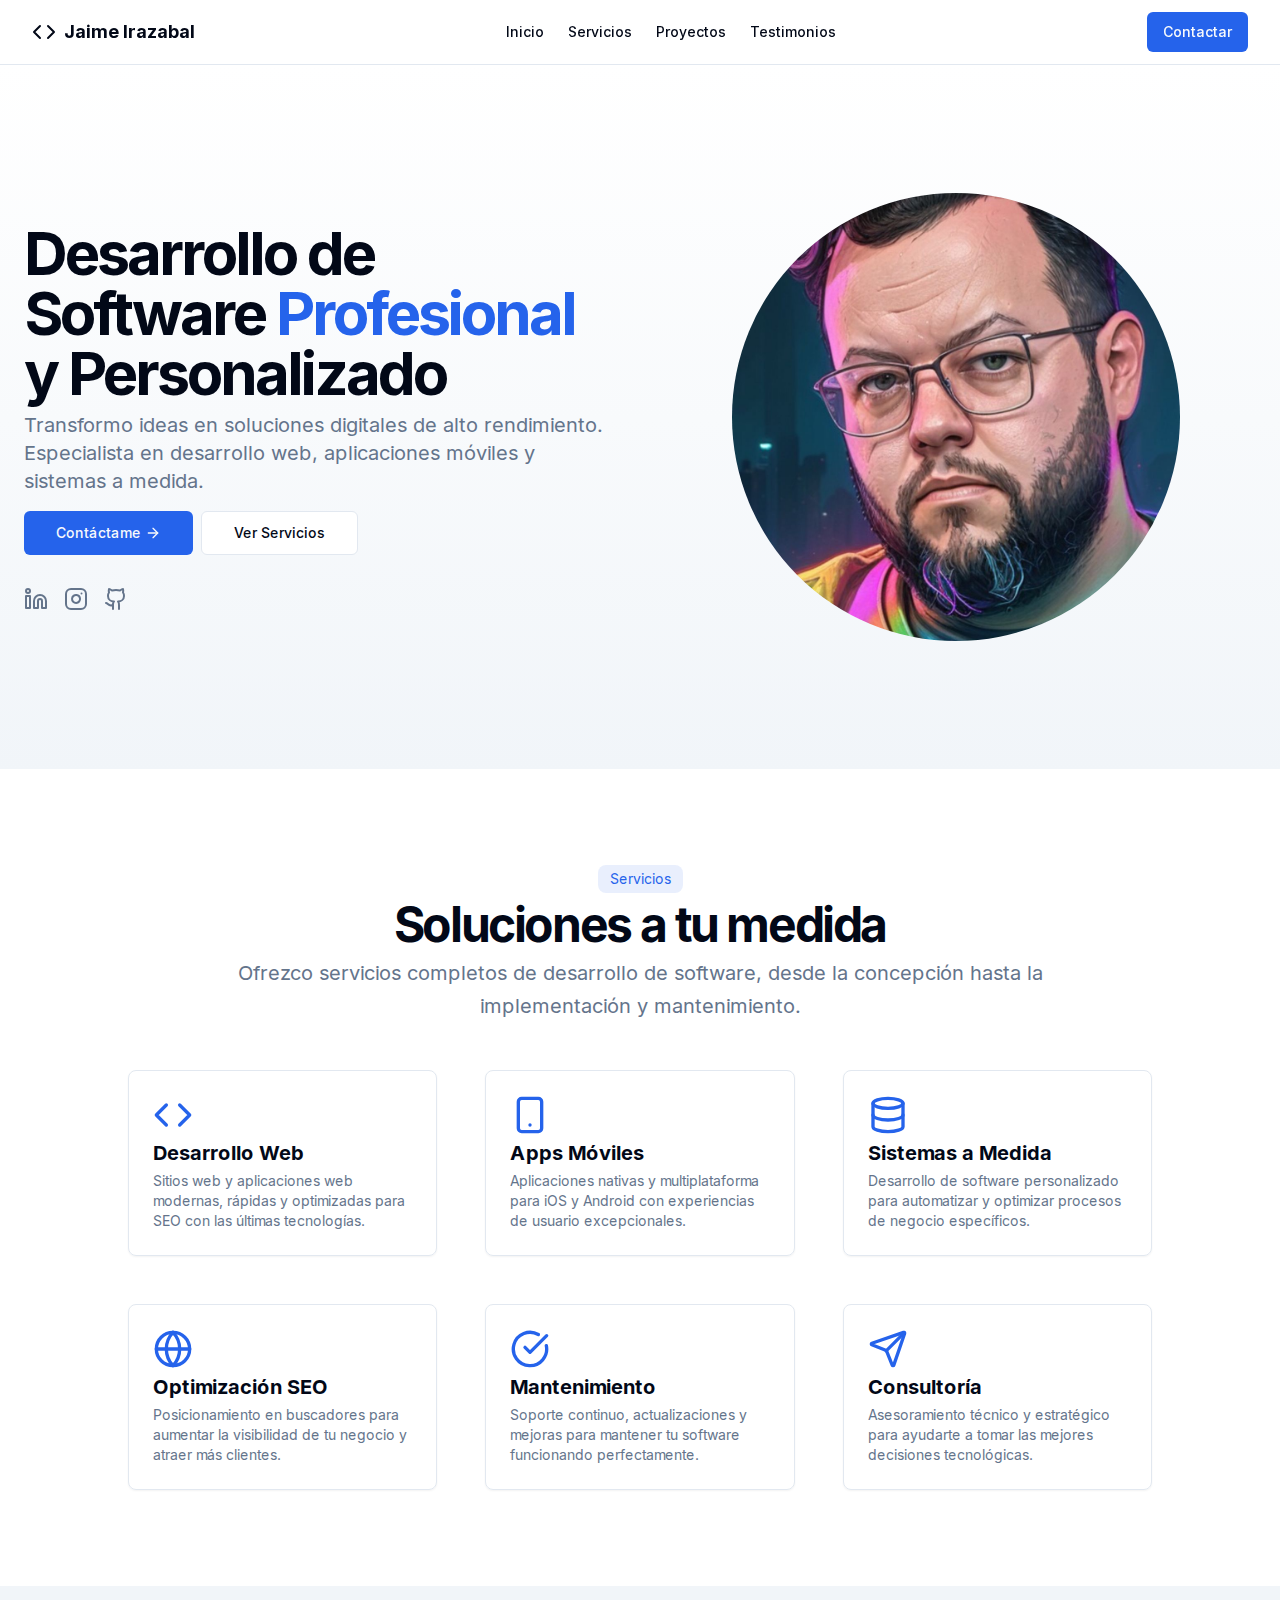
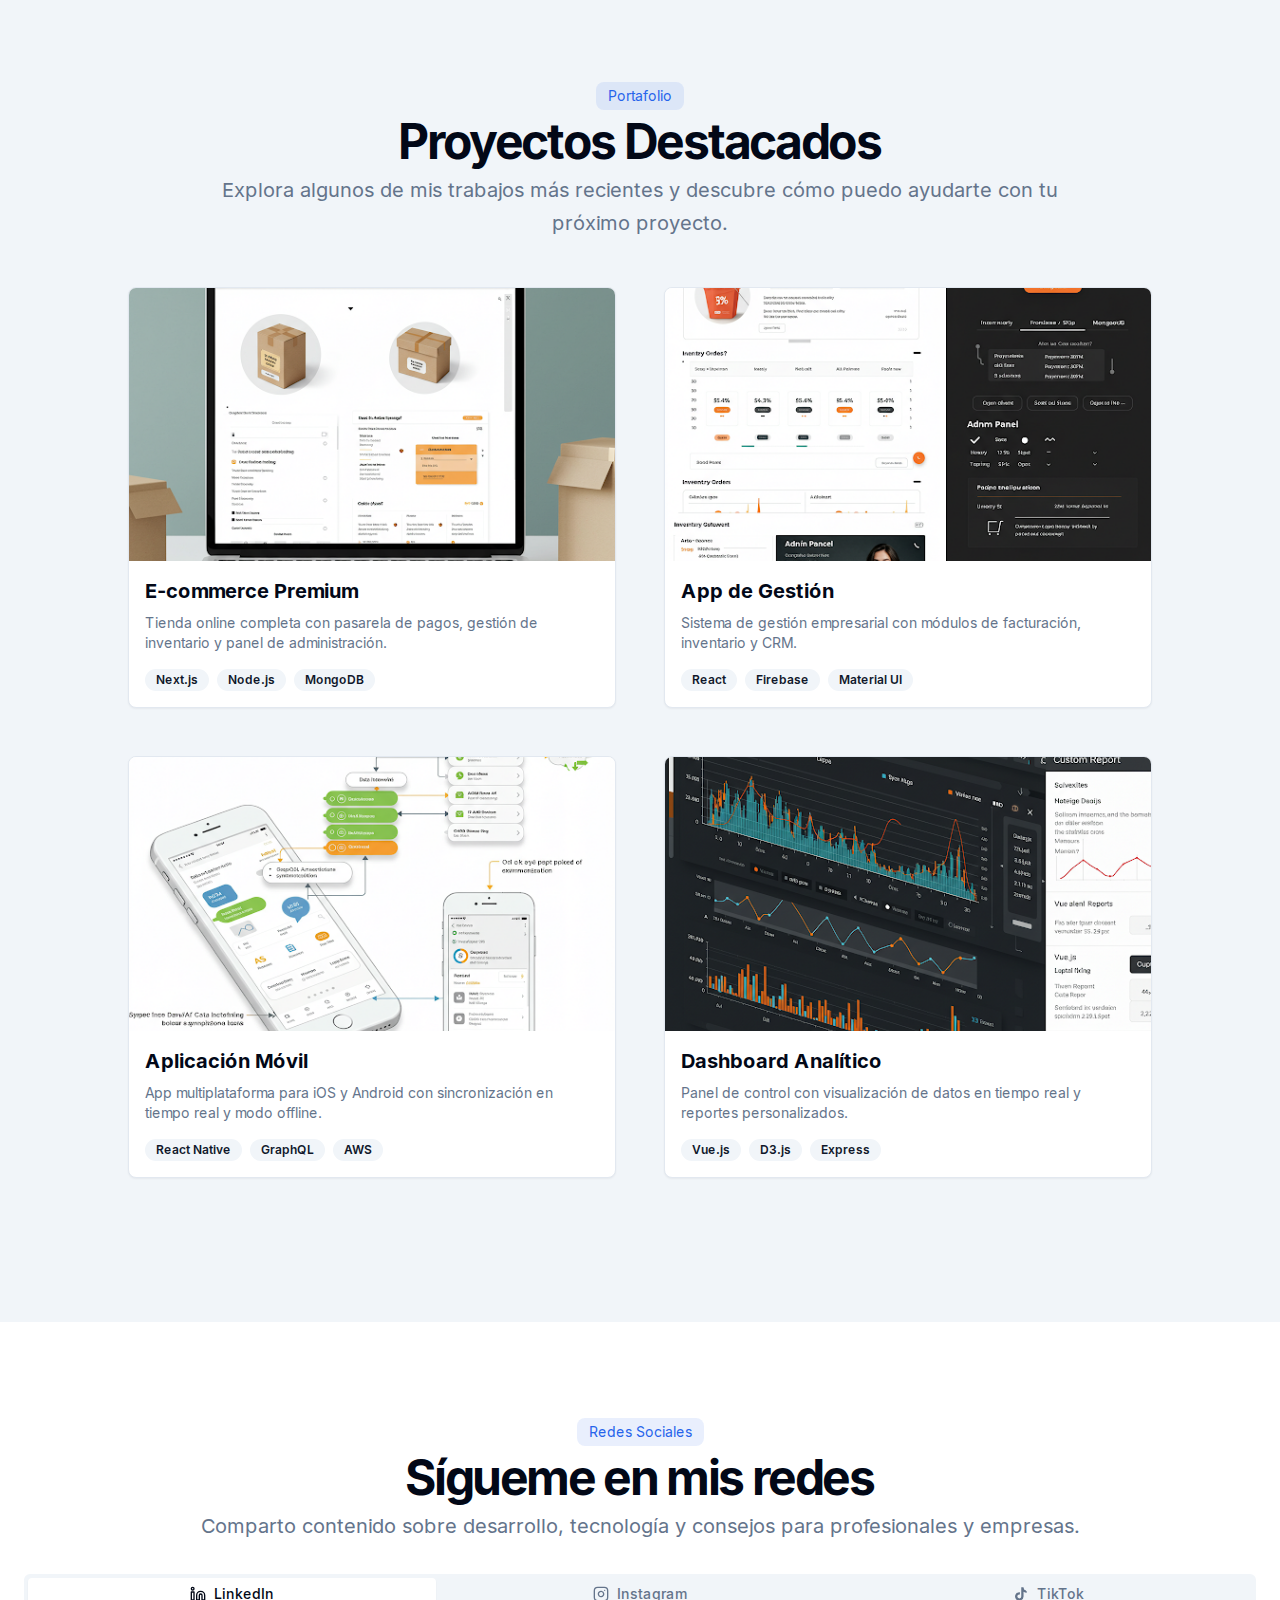
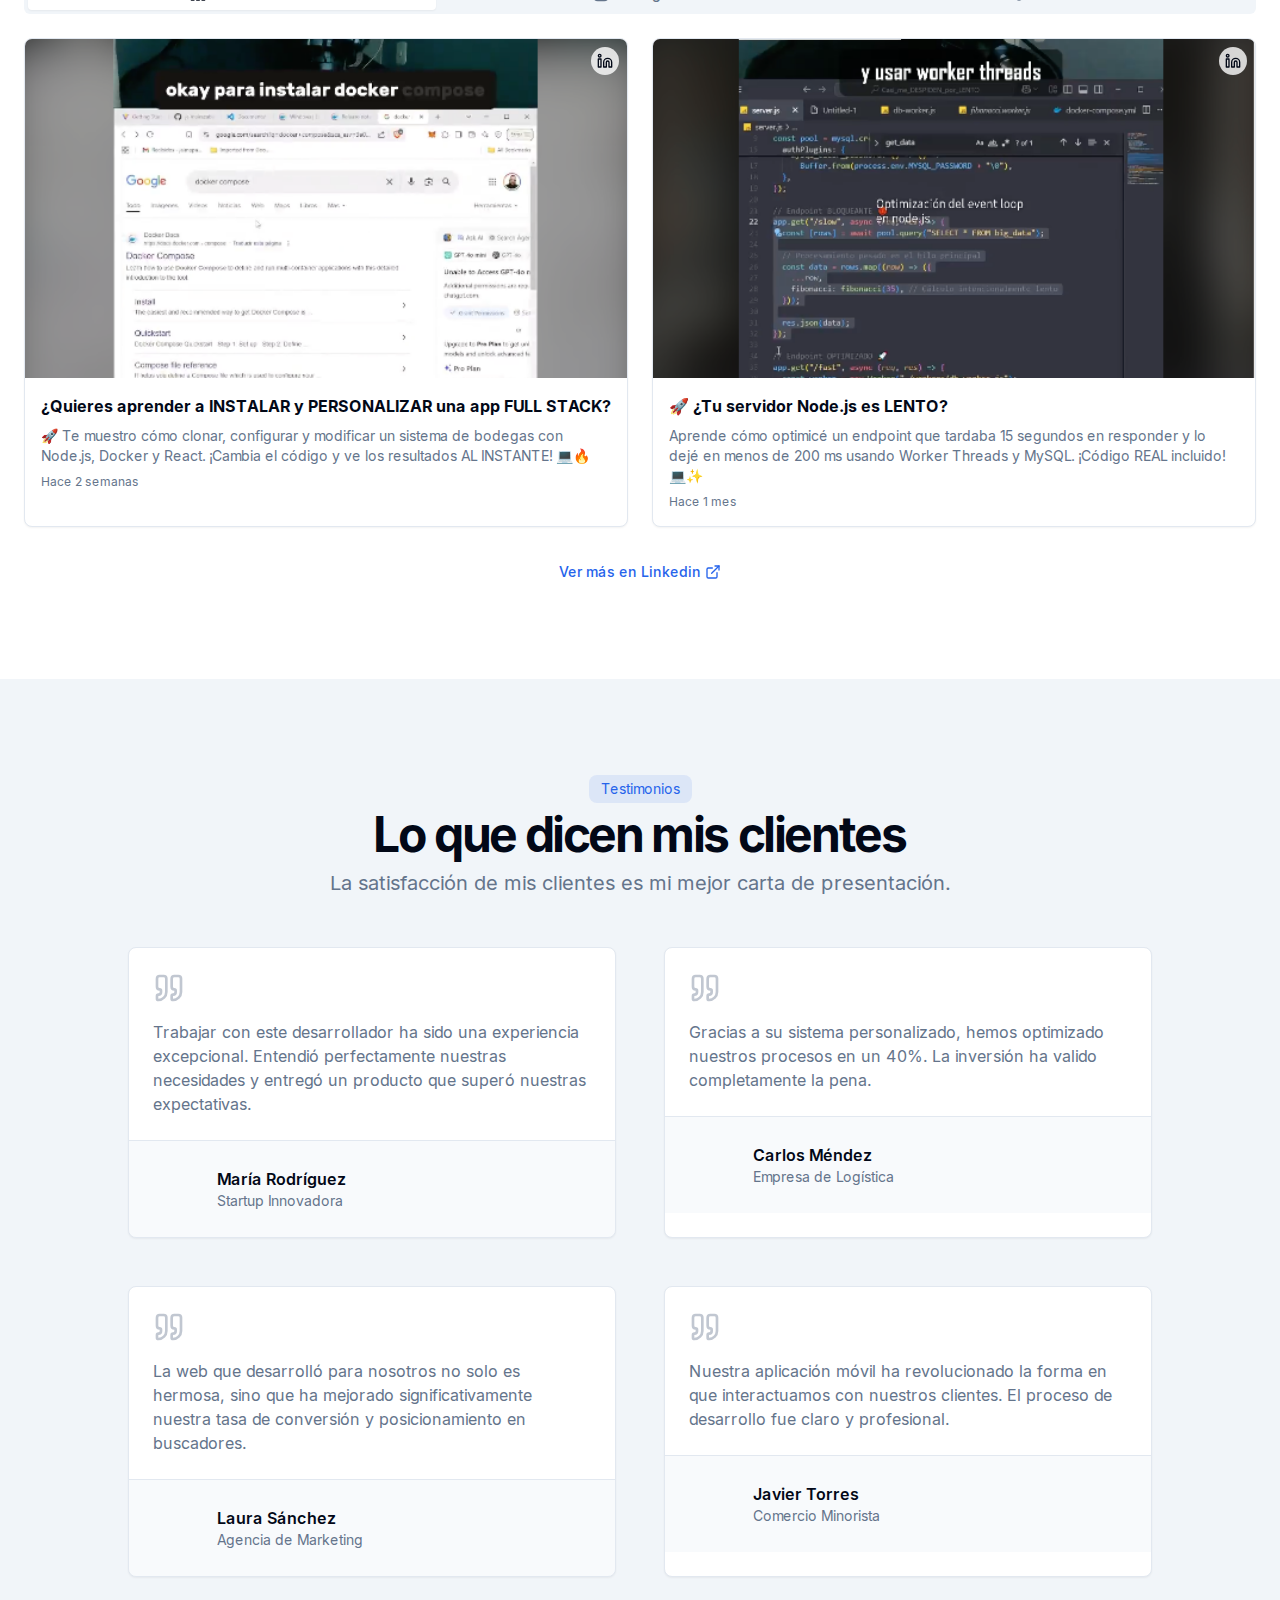
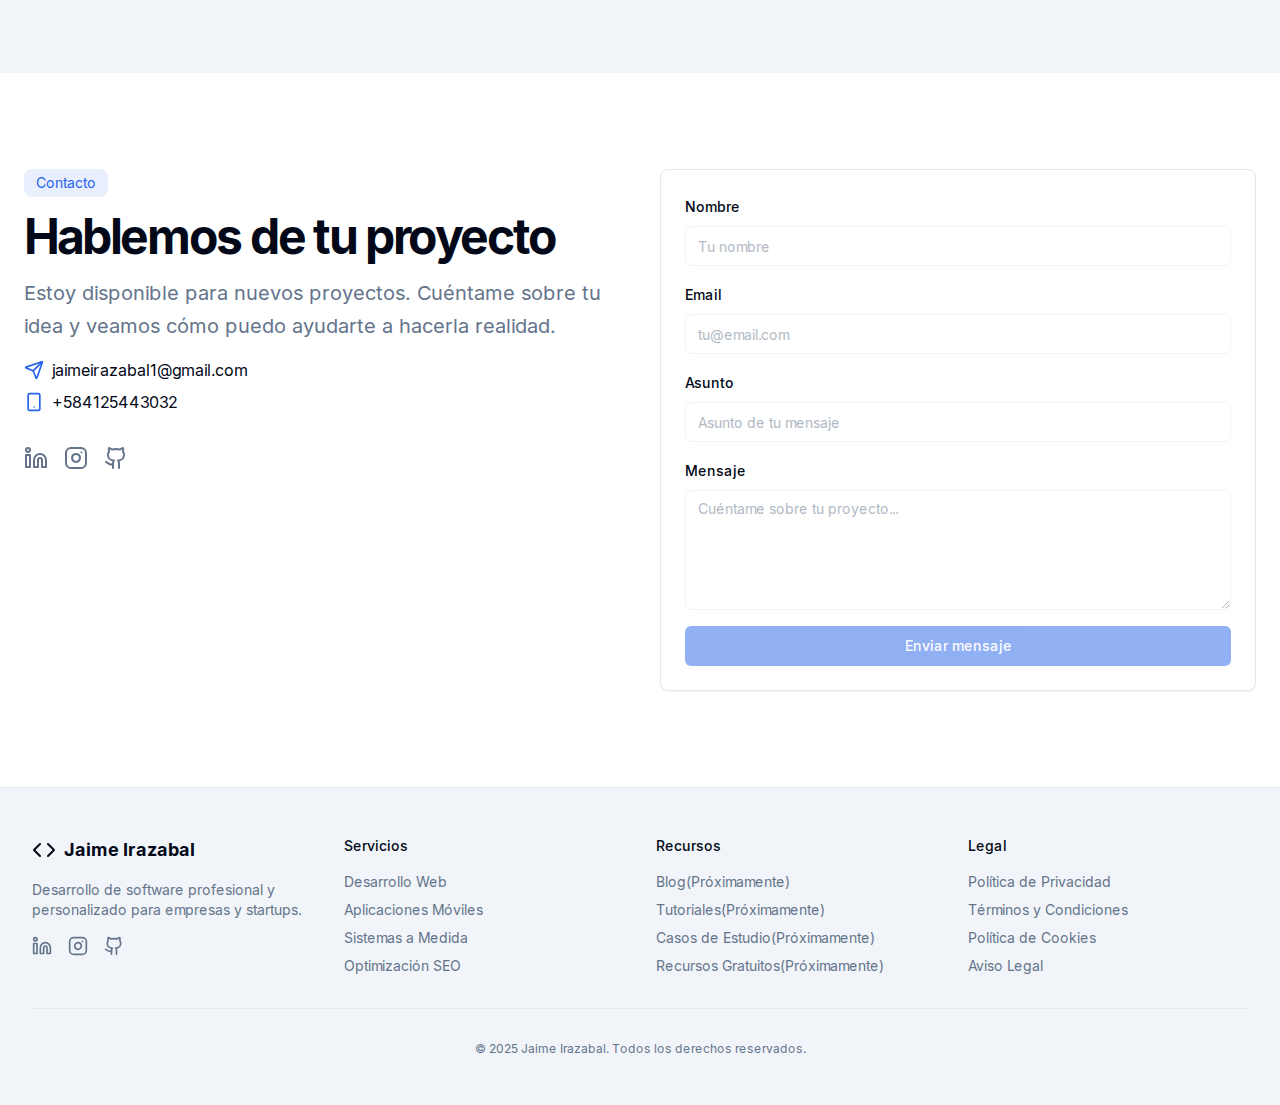
<file: index.html>
<!DOCTYPE html><html lang="es" class="scroll-smooth"><head><meta charSet="utf-8"/><meta name="viewport" content="width=device-width, initial-scale=1"/><link rel="preload" href="/_next/static/media/a34f9d1faa5f3315-s.p.woff2" as="font" crossorigin="" type="font/woff2"/><link rel="preload" as="image" href="og-image.jpg" fetchPriority="high"/><link rel="stylesheet" href="/_next/static/css/a7fba81c95c8b007.css" data-precedence="next"/><link rel="preload" as="script" fetchPriority="low" href="/_next/static/chunks/webpack-41a9ee0a1d65a3d2.js"/><script src="/_next/static/chunks/fd9d1056-b88f8a4cc02eef8b.js" async=""></script><script src="/_next/static/chunks/117-6c239e88e298251c.js" async=""></script><script src="/_next/static/chunks/main-app-d2ba3c0e27efc291.js" async=""></script><script src="/_next/static/chunks/972-edd2ee9795e590ec.js" async=""></script><script src="/_next/static/chunks/688-c6195a3f85af774f.js" async=""></script><script src="/_next/static/chunks/435-a95d0b47c450a0ca.js" async=""></script><script src="/_next/static/chunks/app/page-f26402a193dd6d47.js" async=""></script><script src="/_next/static/chunks/app/layout-4ac8ca433e8e21ef.js" async=""></script><title>Desarrollador de Software Freelance | Servicios Profesionales</title><meta name="description" content="Servicios profesionales de desarrollo de software a medida. Especialista en desarrollo web, aplicaciones móviles y sistemas personalizados para empresas y startups."/><meta name="author" content="Jaime Irazabal"/><meta name="generator" content="v0.dev"/><meta name="keywords" content="desarrollador freelance,desarrollo de software,desarrollo web,aplicaciones móviles,sistemas a medida,programador freelance"/><meta name="creator" content="Jaime Irazabal"/><link rel="canonical" href="https://www.tudominio.com"/><meta property="og:title" content="Desarrollador de Software Freelance | Servicios Profesionales"/><meta property="og:description" content="Servicios profesionales de desarrollo de software a medida. Especialista en desarrollo web, aplicaciones móviles y sistemas personalizados."/><meta property="og:url" content="jaimeirazabal1.github.io/"/><meta property="og:site_name" content="Jaime Irazabal - Desarrollador de Software"/><meta property="og:locale" content="es_ES"/><meta property="og:image" content="http://localhost:3000/jaimeirazabal1.github.io/og-image.jpg"/><meta property="og:image:width" content="1200"/><meta property="og:image:height" content="630"/><meta property="og:image:alt" content="Jaime Irazabal - Desarrollador de Software"/><meta property="og:type" content="website"/><meta name="twitter:card" content="summary_large_image"/><meta name="twitter:creator" content="@tuusuario"/><meta name="twitter:title" content="Desarrollador de Software Freelance | Servicios Profesionales"/><meta name="twitter:description" content="Servicios profesionales de desarrollo de software a medida. Especialista en desarrollo web, aplicaciones móviles y sistemas personalizados."/><meta name="twitter:image" content="http://localhost:3000/jaimeirazabal1.github.io/twitter-image.jpg"/><meta name="next-size-adjust"/><script src="/_next/static/chunks/polyfills-42372ed130431b0a.js" noModule=""></script></head><body class="__className_d65c78"><header class="sticky top-0 z-50 w-full border-b bg-background/95 backdrop-blur supports-[backdrop-filter]:bg-background/60"><div class="container flex h-16 items-center justify-between"><a class="flex items-center gap-2" href="/"><svg xmlns="http://www.w3.org/2000/svg" width="24" height="24" viewBox="0 0 24 24" fill="none" stroke="currentColor" stroke-width="2" stroke-linecap="round" stroke-linejoin="round" class="lucide lucide-code h-6 w-6"><polyline points="16 18 22 12 16 6"></polyline><polyline points="8 6 2 12 8 18"></polyline></svg><span class="text-lg font-bold">Jaime Irazabal</span></a><nav class="hidden md:flex gap-6"><a class="text-sm font-medium hover:text-primary" href="/">Inicio</a><a class="text-sm font-medium hover:text-primary" href="#servicios">Servicios</a><a class="text-sm font-medium hover:text-primary" href="#proyectos">Proyectos</a><a class="text-sm font-medium hover:text-primary" href="#testimonios">Testimonios</a></nav><div class="hidden md:flex"><a href="#contacto"><button class="inline-flex items-center justify-center gap-2 whitespace-nowrap rounded-md text-sm font-medium ring-offset-background transition-colors focus-visible:outline-none focus-visible:ring-2 focus-visible:ring-ring focus-visible:ring-offset-2 disabled:pointer-events-none disabled:opacity-50 [&amp;_svg]:pointer-events-none [&amp;_svg]:size-4 [&amp;_svg]:shrink-0 bg-primary text-primary-foreground hover:bg-primary/90 h-10 px-4 py-2">Contactar</button></a></div><button class="md:hidden" aria-label="Abrir menú"><svg xmlns="http://www.w3.org/2000/svg" width="24" height="24" viewBox="0 0 24 24" fill="none" stroke="currentColor" stroke-width="2" stroke-linecap="round" stroke-linejoin="round" class="lucide lucide-menu h-6 w-6"><line x1="4" x2="20" y1="12" y2="12"></line><line x1="4" x2="20" y1="6" y2="6"></line><line x1="4" x2="20" y1="18" y2="18"></line></svg></button></div></header><main><div class="flex min-h-screen flex-col"><section class="relative bg-gradient-to-b from-background to-muted py-24 md:py-32"><div class="container px-4 md:px-6"><div class="grid gap-6 lg:grid-cols-[1fr_400px] lg:gap-12 xl:grid-cols-[1fr_600px]"><div class="flex flex-col justify-center space-y-4"><div class="space-y-2"><h1 class="text-3xl font-bold tracking-tighter sm:text-5xl xl:text-6xl/none">Desarrollo de Software <span class="text-primary">Profesional</span> y Personalizado</h1><p class="max-w-[600px] text-muted-foreground md:text-xl">Transformo ideas en soluciones digitales de alto rendimiento. Especialista en desarrollo web, aplicaciones móviles y sistemas a medida.</p></div><div class="flex flex-col gap-2 min-[400px]:flex-row"><a href="#contacto"><button class="inline-flex items-center justify-center whitespace-nowrap text-sm font-medium ring-offset-background transition-colors focus-visible:outline-none focus-visible:ring-2 focus-visible:ring-ring focus-visible:ring-offset-2 disabled:pointer-events-none disabled:opacity-50 [&amp;_svg]:pointer-events-none [&amp;_svg]:size-4 [&amp;_svg]:shrink-0 bg-primary text-primary-foreground hover:bg-primary/90 h-11 rounded-md px-8 gap-1">Contáctame <svg xmlns="http://www.w3.org/2000/svg" width="24" height="24" viewBox="0 0 24 24" fill="none" stroke="currentColor" stroke-width="2" stroke-linecap="round" stroke-linejoin="round" class="lucide lucide-arrow-right h-4 w-4"><path d="M5 12h14"></path><path d="m12 5 7 7-7 7"></path></svg></button></a><a href="#servicios"><button class="inline-flex items-center justify-center gap-2 whitespace-nowrap text-sm font-medium ring-offset-background transition-colors focus-visible:outline-none focus-visible:ring-2 focus-visible:ring-ring focus-visible:ring-offset-2 disabled:pointer-events-none disabled:opacity-50 [&amp;_svg]:pointer-events-none [&amp;_svg]:size-4 [&amp;_svg]:shrink-0 border border-input bg-background hover:bg-accent hover:text-accent-foreground h-11 rounded-md px-8">Ver Servicios</button></a></div><div class="flex items-center gap-4 pt-4"><a target="_blank" rel="noopener noreferrer" aria-label="LinkedIn" href="https://www.linkedin.com/in/jaime-irazabal-00502677/"><svg xmlns="http://www.w3.org/2000/svg" width="24" height="24" viewBox="0 0 24 24" fill="none" stroke="currentColor" stroke-width="2" stroke-linecap="round" stroke-linejoin="round" class="lucide lucide-linkedin h-6 w-6 text-muted-foreground hover:text-primary"><path d="M16 8a6 6 0 0 1 6 6v7h-4v-7a2 2 0 0 0-2-2 2 2 0 0 0-2 2v7h-4v-7a6 6 0 0 1 6-6z"></path><rect width="4" height="12" x="2" y="9"></rect><circle cx="4" cy="4" r="2"></circle></svg></a><a target="_blank" rel="noopener noreferrer" aria-label="Instagram" href="https://www.instagram.com/vnz.dev/"><svg xmlns="http://www.w3.org/2000/svg" width="24" height="24" viewBox="0 0 24 24" fill="none" stroke="currentColor" stroke-width="2" stroke-linecap="round" stroke-linejoin="round" class="lucide lucide-instagram h-6 w-6 text-muted-foreground hover:text-primary"><rect width="20" height="20" x="2" y="2" rx="5" ry="5"></rect><path d="M16 11.37A4 4 0 1 1 12.63 8 4 4 0 0 1 16 11.37z"></path><line x1="17.5" x2="17.51" y1="6.5" y2="6.5"></line></svg></a><a target="_blank" rel="noopener noreferrer" aria-label="GitHub" href="https://github.com/jaimeirazabal1"><svg xmlns="http://www.w3.org/2000/svg" width="24" height="24" viewBox="0 0 24 24" fill="none" stroke="currentColor" stroke-width="2" stroke-linecap="round" stroke-linejoin="round" class="lucide lucide-github h-6 w-6 text-muted-foreground hover:text-primary"><path d="M15 22v-4a4.8 4.8 0 0 0-1-3.5c3 0 6-2 6-5.5.08-1.25-.27-2.48-1-3.5.28-1.15.28-2.35 0-3.5 0 0-1 0-3 1.5-2.64-.5-5.36-.5-8 0C6 2 5 2 5 2c-.3 1.15-.3 2.35 0 3.5A5.403 5.403 0 0 0 4 9c0 3.5 3 5.5 6 5.5-.39.49-.68 1.05-.85 1.65-.17.6-.22 1.23-.15 1.85v4"></path><path d="M9 18c-4.51 2-5-2-7-2"></path></svg></a></div></div><div class="relative mx-auto aspect-square w-full max-w-md overflow-hidden rounded-full bg-muted lg:order-last"><img alt="Desarrollador de Software" fetchPriority="high" width="600" height="600" decoding="async" data-nimg="1" class="object-cover" style="color:transparent" src="og-image.jpg"/></div></div></div></section><section id="servicios" class="py-16 md:py-24"><div class="container px-4 md:px-6"><div class="flex flex-col items-center justify-center space-y-4 text-center"><div class="space-y-2"><div class="inline-block rounded-lg bg-primary/10 px-3 py-1 text-sm text-primary">Servicios</div><h2 class="text-3xl font-bold tracking-tighter sm:text-5xl">Soluciones a tu medida</h2><p class="max-w-[900px] text-muted-foreground md:text-xl/relaxed">Ofrezco servicios completos de desarrollo de software, desde la concepción hasta la implementación y mantenimiento.</p></div></div><div class="mx-auto grid max-w-5xl items-start gap-8 pt-12 sm:grid-cols-2 md:gap-12 lg:grid-cols-3"><div class="grid gap-1 rounded-lg border p-6 shadow-sm"><svg xmlns="http://www.w3.org/2000/svg" width="24" height="24" viewBox="0 0 24 24" fill="none" stroke="currentColor" stroke-width="2" stroke-linecap="round" stroke-linejoin="round" class="lucide lucide-code h-10 w-10 text-primary"><polyline points="16 18 22 12 16 6"></polyline><polyline points="8 6 2 12 8 18"></polyline></svg><h3 class="text-xl font-bold">Desarrollo Web</h3><p class="text-sm text-muted-foreground">Sitios web y aplicaciones web modernas, rápidas y optimizadas para SEO con las últimas tecnologías.</p></div><div class="grid gap-1 rounded-lg border p-6 shadow-sm"><svg xmlns="http://www.w3.org/2000/svg" width="24" height="24" viewBox="0 0 24 24" fill="none" stroke="currentColor" stroke-width="2" stroke-linecap="round" stroke-linejoin="round" class="lucide lucide-smartphone h-10 w-10 text-primary"><rect width="14" height="20" x="5" y="2" rx="2" ry="2"></rect><path d="M12 18h.01"></path></svg><h3 class="text-xl font-bold">Apps Móviles</h3><p class="text-sm text-muted-foreground">Aplicaciones nativas y multiplataforma para iOS y Android con experiencias de usuario excepcionales.</p></div><div class="grid gap-1 rounded-lg border p-6 shadow-sm"><svg xmlns="http://www.w3.org/2000/svg" width="24" height="24" viewBox="0 0 24 24" fill="none" stroke="currentColor" stroke-width="2" stroke-linecap="round" stroke-linejoin="round" class="lucide lucide-database h-10 w-10 text-primary"><ellipse cx="12" cy="5" rx="9" ry="3"></ellipse><path d="M3 5V19A9 3 0 0 0 21 19V5"></path><path d="M3 12A9 3 0 0 0 21 12"></path></svg><h3 class="text-xl font-bold">Sistemas a Medida</h3><p class="text-sm text-muted-foreground">Desarrollo de software personalizado para automatizar y optimizar procesos de negocio específicos.</p></div><div class="grid gap-1 rounded-lg border p-6 shadow-sm"><svg xmlns="http://www.w3.org/2000/svg" width="24" height="24" viewBox="0 0 24 24" fill="none" stroke="currentColor" stroke-width="2" stroke-linecap="round" stroke-linejoin="round" class="lucide lucide-globe h-10 w-10 text-primary"><circle cx="12" cy="12" r="10"></circle><path d="M12 2a14.5 14.5 0 0 0 0 20 14.5 14.5 0 0 0 0-20"></path><path d="M2 12h20"></path></svg><h3 class="text-xl font-bold">Optimización SEO</h3><p class="text-sm text-muted-foreground">Posicionamiento en buscadores para aumentar la visibilidad de tu negocio y atraer más clientes.</p></div><div class="grid gap-1 rounded-lg border p-6 shadow-sm"><svg xmlns="http://www.w3.org/2000/svg" width="24" height="24" viewBox="0 0 24 24" fill="none" stroke="currentColor" stroke-width="2" stroke-linecap="round" stroke-linejoin="round" class="lucide lucide-circle-check-big h-10 w-10 text-primary"><path d="M21.801 10A10 10 0 1 1 17 3.335"></path><path d="m9 11 3 3L22 4"></path></svg><h3 class="text-xl font-bold">Mantenimiento</h3><p class="text-sm text-muted-foreground">Soporte continuo, actualizaciones y mejoras para mantener tu software funcionando perfectamente.</p></div><div class="grid gap-1 rounded-lg border p-6 shadow-sm"><svg xmlns="http://www.w3.org/2000/svg" width="24" height="24" viewBox="0 0 24 24" fill="none" stroke="currentColor" stroke-width="2" stroke-linecap="round" stroke-linejoin="round" class="lucide lucide-send h-10 w-10 text-primary"><path d="M14.536 21.686a.5.5 0 0 0 .937-.024l6.5-19a.496.496 0 0 0-.635-.635l-19 6.5a.5.5 0 0 0-.024.937l7.93 3.18a2 2 0 0 1 1.112 1.11z"></path><path d="m21.854 2.147-10.94 10.939"></path></svg><h3 class="text-xl font-bold">Consultoría</h3><p class="text-sm text-muted-foreground">Asesoramiento técnico y estratégico para ayudarte a tomar las mejores decisiones tecnológicas.</p></div></div></div></section><section id="proyectos" class="bg-muted py-16 md:py-24"><div class="container px-4 md:px-6"><div class="flex flex-col items-center justify-center space-y-4 text-center"><div class="space-y-2"><div class="inline-block rounded-lg bg-primary/10 px-3 py-1 text-sm text-primary">Portafolio</div><h2 class="text-3xl font-bold tracking-tighter sm:text-5xl">Proyectos Destacados</h2><p class="max-w-[900px] text-muted-foreground md:text-xl/relaxed">Explora algunos de mis trabajos más recientes y descubre cómo puedo ayudarte con tu próximo proyecto.</p></div></div><div class="mx-auto grid max-w-5xl gap-8 pt-12 sm:grid-cols-2 md:gap-12"><div class="rounded-lg border bg-card text-card-foreground shadow-sm overflow-hidden"><div class="relative aspect-video overflow-hidden"><img alt="E-commerce Premium" loading="lazy" decoding="async" data-nimg="fill" class="object-cover transition-transform hover:scale-105" style="position:absolute;height:100%;width:100%;left:0;top:0;right:0;bottom:0;color:transparent" src="/e-commerce_premium.png"/></div><div class="p-4"><h3 class="text-xl font-bold">E-commerce Premium</h3><p class="mt-2 text-sm text-muted-foreground">Tienda online completa con pasarela de pagos, gestión de inventario y panel de administración.</p></div><div class="items-center flex flex-wrap gap-2 p-4 pt-0"><div class="inline-flex items-center rounded-full border px-2.5 py-0.5 text-xs font-semibold transition-colors focus:outline-none focus:ring-2 focus:ring-ring focus:ring-offset-2 border-transparent bg-secondary text-secondary-foreground hover:bg-secondary/80">Next.js</div><div class="inline-flex items-center rounded-full border px-2.5 py-0.5 text-xs font-semibold transition-colors focus:outline-none focus:ring-2 focus:ring-ring focus:ring-offset-2 border-transparent bg-secondary text-secondary-foreground hover:bg-secondary/80">Node.js</div><div class="inline-flex items-center rounded-full border px-2.5 py-0.5 text-xs font-semibold transition-colors focus:outline-none focus:ring-2 focus:ring-ring focus:ring-offset-2 border-transparent bg-secondary text-secondary-foreground hover:bg-secondary/80">MongoDB</div></div></div><div class="rounded-lg border bg-card text-card-foreground shadow-sm overflow-hidden"><div class="relative aspect-video overflow-hidden"><img alt="App de Gestión" loading="lazy" decoding="async" data-nimg="fill" class="object-cover transition-transform hover:scale-105" style="position:absolute;height:100%;width:100%;left:0;top:0;right:0;bottom:0;color:transparent" src="/app_de_gestion.png"/></div><div class="p-4"><h3 class="text-xl font-bold">App de Gestión</h3><p class="mt-2 text-sm text-muted-foreground">Sistema de gestión empresarial con módulos de facturación, inventario y CRM.</p></div><div class="items-center flex flex-wrap gap-2 p-4 pt-0"><div class="inline-flex items-center rounded-full border px-2.5 py-0.5 text-xs font-semibold transition-colors focus:outline-none focus:ring-2 focus:ring-ring focus:ring-offset-2 border-transparent bg-secondary text-secondary-foreground hover:bg-secondary/80">React</div><div class="inline-flex items-center rounded-full border px-2.5 py-0.5 text-xs font-semibold transition-colors focus:outline-none focus:ring-2 focus:ring-ring focus:ring-offset-2 border-transparent bg-secondary text-secondary-foreground hover:bg-secondary/80">Firebase</div><div class="inline-flex items-center rounded-full border px-2.5 py-0.5 text-xs font-semibold transition-colors focus:outline-none focus:ring-2 focus:ring-ring focus:ring-offset-2 border-transparent bg-secondary text-secondary-foreground hover:bg-secondary/80">Material UI</div></div></div><div class="rounded-lg border bg-card text-card-foreground shadow-sm overflow-hidden"><div class="relative aspect-video overflow-hidden"><img alt="Aplicación Móvil" loading="lazy" decoding="async" data-nimg="fill" class="object-cover transition-transform hover:scale-105" style="position:absolute;height:100%;width:100%;left:0;top:0;right:0;bottom:0;color:transparent" src="/aplicacion_movil.png"/></div><div class="p-4"><h3 class="text-xl font-bold">Aplicación Móvil</h3><p class="mt-2 text-sm text-muted-foreground">App multiplataforma para iOS y Android con sincronización en tiempo real y modo offline.</p></div><div class="items-center flex flex-wrap gap-2 p-4 pt-0"><div class="inline-flex items-center rounded-full border px-2.5 py-0.5 text-xs font-semibold transition-colors focus:outline-none focus:ring-2 focus:ring-ring focus:ring-offset-2 border-transparent bg-secondary text-secondary-foreground hover:bg-secondary/80">React Native</div><div class="inline-flex items-center rounded-full border px-2.5 py-0.5 text-xs font-semibold transition-colors focus:outline-none focus:ring-2 focus:ring-ring focus:ring-offset-2 border-transparent bg-secondary text-secondary-foreground hover:bg-secondary/80">GraphQL</div><div class="inline-flex items-center rounded-full border px-2.5 py-0.5 text-xs font-semibold transition-colors focus:outline-none focus:ring-2 focus:ring-ring focus:ring-offset-2 border-transparent bg-secondary text-secondary-foreground hover:bg-secondary/80">AWS</div></div></div><div class="rounded-lg border bg-card text-card-foreground shadow-sm overflow-hidden"><div class="relative aspect-video overflow-hidden"><img alt="Dashboard Analítico" loading="lazy" decoding="async" data-nimg="fill" class="object-cover transition-transform hover:scale-105" style="position:absolute;height:100%;width:100%;left:0;top:0;right:0;bottom:0;color:transparent" src="/dashboard_analitico.png"/></div><div class="p-4"><h3 class="text-xl font-bold">Dashboard Analítico</h3><p class="mt-2 text-sm text-muted-foreground">Panel de control con visualización de datos en tiempo real y reportes personalizados.</p></div><div class="items-center flex flex-wrap gap-2 p-4 pt-0"><div class="inline-flex items-center rounded-full border px-2.5 py-0.5 text-xs font-semibold transition-colors focus:outline-none focus:ring-2 focus:ring-ring focus:ring-offset-2 border-transparent bg-secondary text-secondary-foreground hover:bg-secondary/80">Vue.js</div><div class="inline-flex items-center rounded-full border px-2.5 py-0.5 text-xs font-semibold transition-colors focus:outline-none focus:ring-2 focus:ring-ring focus:ring-offset-2 border-transparent bg-secondary text-secondary-foreground hover:bg-secondary/80">D3.js</div><div class="inline-flex items-center rounded-full border px-2.5 py-0.5 text-xs font-semibold transition-colors focus:outline-none focus:ring-2 focus:ring-ring focus:ring-offset-2 border-transparent bg-secondary text-secondary-foreground hover:bg-secondary/80">Express</div></div></div></div><div class="mt-12 flex justify-center"></div></div></section><section id="social" class="py-16 md:py-24"><div class="container px-4 md:px-6"><div class="flex flex-col items-center justify-center space-y-4 text-center"><div class="space-y-2"><div class="inline-block rounded-lg bg-primary/10 px-3 py-1 text-sm text-primary">Redes Sociales</div><h2 class="text-3xl font-bold tracking-tighter sm:text-5xl">Sígueme en mis redes</h2><p class="max-w-[900px] text-muted-foreground md:text-xl/relaxed">Comparto contenido sobre desarrollo, tecnología y consejos para profesionales y empresas.</p></div></div><div class="mt-8"><div dir="ltr" data-orientation="horizontal"><div role="tablist" aria-orientation="horizontal" class="h-10 items-center justify-center rounded-md bg-muted p-1 text-muted-foreground grid w-full grid-cols-3" tabindex="-1" data-orientation="horizontal" style="outline:none"><button type="button" role="tab" aria-selected="true" aria-controls="radix-:R6ifkq:-content-linkedin" data-state="active" id="radix-:R6ifkq:-trigger-linkedin" class="justify-center whitespace-nowrap rounded-sm px-3 py-1.5 text-sm font-medium ring-offset-background transition-all focus-visible:outline-none focus-visible:ring-2 focus-visible:ring-ring focus-visible:ring-offset-2 disabled:pointer-events-none disabled:opacity-50 data-[state=active]:bg-background data-[state=active]:text-foreground data-[state=active]:shadow-sm flex items-center gap-2" tabindex="-1" data-orientation="horizontal" data-radix-collection-item=""><svg xmlns="http://www.w3.org/2000/svg" width="24" height="24" viewBox="0 0 24 24" fill="none" stroke="currentColor" stroke-width="2" stroke-linecap="round" stroke-linejoin="round" class="lucide lucide-linkedin h-4 w-4"><path d="M16 8a6 6 0 0 1 6 6v7h-4v-7a2 2 0 0 0-2-2 2 2 0 0 0-2 2v7h-4v-7a6 6 0 0 1 6-6z"></path><rect width="4" height="12" x="2" y="9"></rect><circle cx="4" cy="4" r="2"></circle></svg><span class="hidden sm:inline">LinkedIn</span></button><button type="button" role="tab" aria-selected="false" aria-controls="radix-:R6ifkq:-content-instagram" data-state="inactive" id="radix-:R6ifkq:-trigger-instagram" class="justify-center whitespace-nowrap rounded-sm px-3 py-1.5 text-sm font-medium ring-offset-background transition-all focus-visible:outline-none focus-visible:ring-2 focus-visible:ring-ring focus-visible:ring-offset-2 disabled:pointer-events-none disabled:opacity-50 data-[state=active]:bg-background data-[state=active]:text-foreground data-[state=active]:shadow-sm flex items-center gap-2" tabindex="-1" data-orientation="horizontal" data-radix-collection-item=""><svg xmlns="http://www.w3.org/2000/svg" width="24" height="24" viewBox="0 0 24 24" fill="none" stroke="currentColor" stroke-width="2" stroke-linecap="round" stroke-linejoin="round" class="lucide lucide-instagram h-4 w-4"><rect width="20" height="20" x="2" y="2" rx="5" ry="5"></rect><path d="M16 11.37A4 4 0 1 1 12.63 8 4 4 0 0 1 16 11.37z"></path><line x1="17.5" x2="17.51" y1="6.5" y2="6.5"></line></svg><span class="hidden sm:inline">Instagram</span></button><button type="button" role="tab" aria-selected="false" aria-controls="radix-:R6ifkq:-content-tiktok" data-state="inactive" id="radix-:R6ifkq:-trigger-tiktok" class="justify-center whitespace-nowrap rounded-sm px-3 py-1.5 text-sm font-medium ring-offset-background transition-all focus-visible:outline-none focus-visible:ring-2 focus-visible:ring-ring focus-visible:ring-offset-2 disabled:pointer-events-none disabled:opacity-50 data-[state=active]:bg-background data-[state=active]:text-foreground data-[state=active]:shadow-sm flex items-center gap-2" tabindex="-1" data-orientation="horizontal" data-radix-collection-item=""><svg class="h-4 w-4" viewBox="0 0 24 24" fill="currentColor" xmlns="http://www.w3.org/2000/svg"><path d="M19.589 6.686a4.793 4.793 0 0 1-3.77-4.245V2h-3.445v13.672a2.895 2.895 0 0 1-5.201 1.743l-.002-.001.002.001a2.895 2.895 0 0 1 3.183-4.51v-3.5a6.329 6.329 0 0 0-5.394 10.692 6.33 6.33 0 0 0 10.857-4.424V8.687a8.182 8.182 0 0 0 4.773 1.527V7.79a4.831 4.831 0 0 1-1.003-.104z"></path></svg><span class="hidden sm:inline">TikTok</span></button></div><div data-state="active" data-orientation="horizontal" role="tabpanel" aria-labelledby="radix-:R6ifkq:-trigger-linkedin" id="radix-:R6ifkq:-content-linkedin" tabindex="0" class="ring-offset-background focus-visible:outline-none focus-visible:ring-2 focus-visible:ring-ring focus-visible:ring-offset-2 mt-6" style="animation-duration:0s"><div class="grid gap-6 sm:grid-cols-2"><a target="_blank" rel="noopener noreferrer" class="group overflow-hidden rounded-lg border bg-card shadow-sm transition-all hover:shadow-md" href="https://www.linkedin.com/posts/jaime-irazabal-00502677_devs-codeandoando-nodejs-activity-7301177503346229248-6iUx?utm_source=share&amp;utm_medium=member_desktop&amp;rcm=ACoAABAy-oUBdJhkqWoFA_2SiGBt0m-VJc-7IGw"><div class="relative aspect-video overflow-hidden"><img alt="¿Quieres aprender a INSTALAR y PERSONALIZAR una app FULL STACK?" loading="lazy" decoding="async" data-nimg="fill" class="object-cover transition-transform group-hover:scale-105" style="position:absolute;height:100%;width:100%;left:0;top:0;right:0;bottom:0;color:transparent" src="/screenshot_2025-03-05_at_10.52.46am.png"/><div class="absolute right-2 top-2 rounded-full bg-background/80 p-1.5 backdrop-blur"><svg xmlns="http://www.w3.org/2000/svg" width="24" height="24" viewBox="0 0 24 24" fill="none" stroke="currentColor" stroke-width="2" stroke-linecap="round" stroke-linejoin="round" class="lucide lucide-linkedin h-4 w-4"><path d="M16 8a6 6 0 0 1 6 6v7h-4v-7a2 2 0 0 0-2-2 2 2 0 0 0-2 2v7h-4v-7a6 6 0 0 1 6-6z"></path><rect width="4" height="12" x="2" y="9"></rect><circle cx="4" cy="4" r="2"></circle></svg></div></div><div class="p-4"><h3 class="font-bold">¿Quieres aprender a INSTALAR y PERSONALIZAR una app FULL STACK?</h3><p class="mt-2 text-sm text-muted-foreground">🚀 Te muestro cómo clonar, configurar y modificar un sistema de bodegas con Node.js, Docker y React. ¡Cambia el código y ve los resultados AL INSTANTE! 💻🔥</p><p class="mt-2 text-xs text-muted-foreground">Hace 2 semanas</p></div></a><a target="_blank" rel="noopener noreferrer" class="group overflow-hidden rounded-lg border bg-card shadow-sm transition-all hover:shadow-md" href="https://www.linkedin.com/posts/jaime-irazabal-00502677_nodejs-programaciaejn-optimizaciaejn-activity-7299941181432455168-hp74?utm_source=share&amp;utm_medium=member_desktop&amp;rcm=ACoAABAy-oUBdJhkqWoFA_2SiGBt0m-VJc-7IGw"><div class="relative aspect-video overflow-hidden"><img alt="🚀 ¿Tu servidor Node.js es LENTO?" loading="lazy" decoding="async" data-nimg="fill" class="object-cover transition-transform group-hover:scale-105" style="position:absolute;height:100%;width:100%;left:0;top:0;right:0;bottom:0;color:transparent" src="/screenshot_2025-03-05_at_10.54.03am.png"/><div class="absolute right-2 top-2 rounded-full bg-background/80 p-1.5 backdrop-blur"><svg xmlns="http://www.w3.org/2000/svg" width="24" height="24" viewBox="0 0 24 24" fill="none" stroke="currentColor" stroke-width="2" stroke-linecap="round" stroke-linejoin="round" class="lucide lucide-linkedin h-4 w-4"><path d="M16 8a6 6 0 0 1 6 6v7h-4v-7a2 2 0 0 0-2-2 2 2 0 0 0-2 2v7h-4v-7a6 6 0 0 1 6-6z"></path><rect width="4" height="12" x="2" y="9"></rect><circle cx="4" cy="4" r="2"></circle></svg></div></div><div class="p-4"><h3 class="font-bold">🚀 ¿Tu servidor Node.js es LENTO?</h3><p class="mt-2 text-sm text-muted-foreground"> Aprende cómo optimicé un endpoint que tardaba 15 segundos en responder y lo dejé en menos de 200 ms usando Worker Threads y MySQL. ¡Código REAL incluido! 💻✨</p><p class="mt-2 text-xs text-muted-foreground">Hace 1 mes</p></div></a></div></div><div data-state="inactive" data-orientation="horizontal" role="tabpanel" aria-labelledby="radix-:R6ifkq:-trigger-instagram" hidden="" id="radix-:R6ifkq:-content-instagram" tabindex="0" class="ring-offset-background focus-visible:outline-none focus-visible:ring-2 focus-visible:ring-ring focus-visible:ring-offset-2 mt-6"></div><div data-state="inactive" data-orientation="horizontal" role="tabpanel" aria-labelledby="radix-:R6ifkq:-trigger-tiktok" hidden="" id="radix-:R6ifkq:-content-tiktok" tabindex="0" class="ring-offset-background focus-visible:outline-none focus-visible:ring-2 focus-visible:ring-ring focus-visible:ring-offset-2 mt-6"></div></div><div class="mt-8 text-center"><a target="_blank" rel="noopener noreferrer" class="inline-flex items-center text-sm font-medium text-primary hover:underline" href="https://www.linkedin.com/in/jaime-irazabal-00502677">Ver más en <!-- -->Linkedin<svg xmlns="http://www.w3.org/2000/svg" width="24" height="24" viewBox="0 0 24 24" fill="none" stroke="currentColor" stroke-width="2" stroke-linecap="round" stroke-linejoin="round" class="lucide lucide-external-link ml-1 h-4 w-4"><path d="M15 3h6v6"></path><path d="M10 14 21 3"></path><path d="M18 13v6a2 2 0 0 1-2 2H5a2 2 0 0 1-2-2V8a2 2 0 0 1 2-2h6"></path></svg></a></div></div></div></section><section id="testimonios" class="bg-muted py-16 md:py-24"><div class="container px-4 md:px-6"><div class="flex flex-col items-center justify-center space-y-4 text-center"><div class="space-y-2"><div class="inline-block rounded-lg bg-primary/10 px-3 py-1 text-sm text-primary">Testimonios</div><h2 class="text-3xl font-bold tracking-tighter sm:text-5xl">Lo que dicen mis clientes</h2><p class="max-w-[900px] text-muted-foreground md:text-xl/relaxed">La satisfacción de mis clientes es mi mejor carta de presentación.</p></div></div><div class="mx-auto grid max-w-5xl gap-8 pt-12 sm:grid-cols-2 md:gap-12"><div class="rounded-lg border bg-card text-card-foreground shadow-sm overflow-hidden"><div class="p-6"><svg xmlns="http://www.w3.org/2000/svg" width="24" height="24" viewBox="0 0 24 24" fill="none" stroke="currentColor" stroke-width="2" stroke-linecap="round" stroke-linejoin="round" class="lucide lucide-quote h-8 w-8 text-muted-foreground/40"><path d="M16 3a2 2 0 0 0-2 2v6a2 2 0 0 0 2 2 1 1 0 0 1 1 1v1a2 2 0 0 1-2 2 1 1 0 0 0-1 1v2a1 1 0 0 0 1 1 6 6 0 0 0 6-6V5a2 2 0 0 0-2-2z"></path><path d="M5 3a2 2 0 0 0-2 2v6a2 2 0 0 0 2 2 1 1 0 0 1 1 1v1a2 2 0 0 1-2 2 1 1 0 0 0-1 1v2a1 1 0 0 0 1 1 6 6 0 0 0 6-6V5a2 2 0 0 0-2-2z"></path></svg><p class="mt-4 text-muted-foreground">Trabajar con este desarrollador ha sido una experiencia excepcional. Entendió perfectamente nuestras necesidades y entregó un producto que superó nuestras expectativas.</p></div><div class="flex items-center border-t bg-muted/50 p-6"><div class="flex items-center gap-4"><div class="relative h-12 w-12 overflow-hidden rounded-full"><img alt="María Rodríguez" loading="lazy" decoding="async" data-nimg="fill" class="object-cover" style="position:absolute;height:100%;width:100%;left:0;top:0;right:0;bottom:0;color:transparent" src="/maria.png"/></div><div><h4 class="font-semibold">María Rodríguez</h4><p class="text-sm text-muted-foreground">Startup Innovadora</p></div></div></div></div><div class="rounded-lg border bg-card text-card-foreground shadow-sm overflow-hidden"><div class="p-6"><svg xmlns="http://www.w3.org/2000/svg" width="24" height="24" viewBox="0 0 24 24" fill="none" stroke="currentColor" stroke-width="2" stroke-linecap="round" stroke-linejoin="round" class="lucide lucide-quote h-8 w-8 text-muted-foreground/40"><path d="M16 3a2 2 0 0 0-2 2v6a2 2 0 0 0 2 2 1 1 0 0 1 1 1v1a2 2 0 0 1-2 2 1 1 0 0 0-1 1v2a1 1 0 0 0 1 1 6 6 0 0 0 6-6V5a2 2 0 0 0-2-2z"></path><path d="M5 3a2 2 0 0 0-2 2v6a2 2 0 0 0 2 2 1 1 0 0 1 1 1v1a2 2 0 0 1-2 2 1 1 0 0 0-1 1v2a1 1 0 0 0 1 1 6 6 0 0 0 6-6V5a2 2 0 0 0-2-2z"></path></svg><p class="mt-4 text-muted-foreground">Gracias a su sistema personalizado, hemos optimizado nuestros procesos en un 40%. La inversión ha valido completamente la pena.</p></div><div class="flex items-center border-t bg-muted/50 p-6"><div class="flex items-center gap-4"><div class="relative h-12 w-12 overflow-hidden rounded-full"><img alt="Carlos Méndez" loading="lazy" decoding="async" data-nimg="fill" class="object-cover" style="position:absolute;height:100%;width:100%;left:0;top:0;right:0;bottom:0;color:transparent" src="/carlos.png"/></div><div><h4 class="font-semibold">Carlos Méndez</h4><p class="text-sm text-muted-foreground">Empresa de Logística</p></div></div></div></div><div class="rounded-lg border bg-card text-card-foreground shadow-sm overflow-hidden"><div class="p-6"><svg xmlns="http://www.w3.org/2000/svg" width="24" height="24" viewBox="0 0 24 24" fill="none" stroke="currentColor" stroke-width="2" stroke-linecap="round" stroke-linejoin="round" class="lucide lucide-quote h-8 w-8 text-muted-foreground/40"><path d="M16 3a2 2 0 0 0-2 2v6a2 2 0 0 0 2 2 1 1 0 0 1 1 1v1a2 2 0 0 1-2 2 1 1 0 0 0-1 1v2a1 1 0 0 0 1 1 6 6 0 0 0 6-6V5a2 2 0 0 0-2-2z"></path><path d="M5 3a2 2 0 0 0-2 2v6a2 2 0 0 0 2 2 1 1 0 0 1 1 1v1a2 2 0 0 1-2 2 1 1 0 0 0-1 1v2a1 1 0 0 0 1 1 6 6 0 0 0 6-6V5a2 2 0 0 0-2-2z"></path></svg><p class="mt-4 text-muted-foreground">La web que desarrolló para nosotros no solo es hermosa, sino que ha mejorado significativamente nuestra tasa de conversión y posicionamiento en buscadores.</p></div><div class="flex items-center border-t bg-muted/50 p-6"><div class="flex items-center gap-4"><div class="relative h-12 w-12 overflow-hidden rounded-full"><img alt="Laura Sánchez" loading="lazy" decoding="async" data-nimg="fill" class="object-cover" style="position:absolute;height:100%;width:100%;left:0;top:0;right:0;bottom:0;color:transparent" src="/laura.png"/></div><div><h4 class="font-semibold">Laura Sánchez</h4><p class="text-sm text-muted-foreground">Agencia de Marketing</p></div></div></div></div><div class="rounded-lg border bg-card text-card-foreground shadow-sm overflow-hidden"><div class="p-6"><svg xmlns="http://www.w3.org/2000/svg" width="24" height="24" viewBox="0 0 24 24" fill="none" stroke="currentColor" stroke-width="2" stroke-linecap="round" stroke-linejoin="round" class="lucide lucide-quote h-8 w-8 text-muted-foreground/40"><path d="M16 3a2 2 0 0 0-2 2v6a2 2 0 0 0 2 2 1 1 0 0 1 1 1v1a2 2 0 0 1-2 2 1 1 0 0 0-1 1v2a1 1 0 0 0 1 1 6 6 0 0 0 6-6V5a2 2 0 0 0-2-2z"></path><path d="M5 3a2 2 0 0 0-2 2v6a2 2 0 0 0 2 2 1 1 0 0 1 1 1v1a2 2 0 0 1-2 2 1 1 0 0 0-1 1v2a1 1 0 0 0 1 1 6 6 0 0 0 6-6V5a2 2 0 0 0-2-2z"></path></svg><p class="mt-4 text-muted-foreground">Nuestra aplicación móvil ha revolucionado la forma en que interactuamos con nuestros clientes. El proceso de desarrollo fue claro y profesional.</p></div><div class="flex items-center border-t bg-muted/50 p-6"><div class="flex items-center gap-4"><div class="relative h-12 w-12 overflow-hidden rounded-full"><img alt="Javier Torres" loading="lazy" decoding="async" data-nimg="fill" class="object-cover" style="position:absolute;height:100%;width:100%;left:0;top:0;right:0;bottom:0;color:transparent" src="/javier.png"/></div><div><h4 class="font-semibold">Javier Torres</h4><p class="text-sm text-muted-foreground">Comercio Minorista</p></div></div></div></div></div></div></section><section id="contacto" class="py-16 md:py-24"><div class="container px-4 md:px-6"><div class="grid gap-10 md:grid-cols-2"><div class="space-y-4"><div class="inline-block rounded-lg bg-primary/10 px-3 py-1 text-sm text-primary">Contacto</div><h2 class="text-3xl font-bold tracking-tighter sm:text-4xl md:text-5xl">Hablemos de tu proyecto</h2><p class="max-w-[600px] text-muted-foreground md:text-xl/relaxed">Estoy disponible para nuevos proyectos. Cuéntame sobre tu idea y veamos cómo puedo ayudarte a hacerla realidad.</p><div class="space-y-2"><div class="flex items-center gap-2"><svg xmlns="http://www.w3.org/2000/svg" width="24" height="24" viewBox="0 0 24 24" fill="none" stroke="currentColor" stroke-width="2" stroke-linecap="round" stroke-linejoin="round" class="lucide lucide-send h-5 w-5 text-primary"><path d="M14.536 21.686a.5.5 0 0 0 .937-.024l6.5-19a.496.496 0 0 0-.635-.635l-19 6.5a.5.5 0 0 0-.024.937l7.93 3.18a2 2 0 0 1 1.112 1.11z"></path><path d="m21.854 2.147-10.94 10.939"></path></svg><span>jaimeirazabal1@gmail.com</span></div><div class="flex items-center gap-2"><svg xmlns="http://www.w3.org/2000/svg" width="24" height="24" viewBox="0 0 24 24" fill="none" stroke="currentColor" stroke-width="2" stroke-linecap="round" stroke-linejoin="round" class="lucide lucide-smartphone h-5 w-5 text-primary"><rect width="14" height="20" x="5" y="2" rx="2" ry="2"></rect><path d="M12 18h.01"></path></svg><span>+584125443032</span></div></div><div class="flex items-center gap-4 pt-4"><a target="_blank" rel="noopener noreferrer" aria-label="LinkedIn" href="https://www.linkedin.com/in/jaime-irazabal-00502677/"><svg xmlns="http://www.w3.org/2000/svg" width="24" height="24" viewBox="0 0 24 24" fill="none" stroke="currentColor" stroke-width="2" stroke-linecap="round" stroke-linejoin="round" class="lucide lucide-linkedin h-6 w-6 text-muted-foreground hover:text-primary"><path d="M16 8a6 6 0 0 1 6 6v7h-4v-7a2 2 0 0 0-2-2 2 2 0 0 0-2 2v7h-4v-7a6 6 0 0 1 6-6z"></path><rect width="4" height="12" x="2" y="9"></rect><circle cx="4" cy="4" r="2"></circle></svg></a><a target="_blank" rel="noopener noreferrer" aria-label="Instagram" href="https://www.instagram.com/vnz.dev"><svg xmlns="http://www.w3.org/2000/svg" width="24" height="24" viewBox="0 0 24 24" fill="none" stroke="currentColor" stroke-width="2" stroke-linecap="round" stroke-linejoin="round" class="lucide lucide-instagram h-6 w-6 text-muted-foreground hover:text-primary"><rect width="20" height="20" x="2" y="2" rx="5" ry="5"></rect><path d="M16 11.37A4 4 0 1 1 12.63 8 4 4 0 0 1 16 11.37z"></path><line x1="17.5" x2="17.51" y1="6.5" y2="6.5"></line></svg></a><a target="_blank" rel="noopener noreferrer" aria-label="GitHub" href="https://github.com/jaimeirazabal1"><svg xmlns="http://www.w3.org/2000/svg" width="24" height="24" viewBox="0 0 24 24" fill="none" stroke="currentColor" stroke-width="2" stroke-linecap="round" stroke-linejoin="round" class="lucide lucide-github h-6 w-6 text-muted-foreground hover:text-primary"><path d="M15 22v-4a4.8 4.8 0 0 0-1-3.5c3 0 6-2 6-5.5.08-1.25-.27-2.48-1-3.5.28-1.15.28-2.35 0-3.5 0 0-1 0-3 1.5-2.64-.5-5.36-.5-8 0C6 2 5 2 5 2c-.3 1.15-.3 2.35 0 3.5A5.403 5.403 0 0 0 4 9c0 3.5 3 5.5 6 5.5-.39.49-.68 1.05-.85 1.65-.17.6-.22 1.23-.15 1.85v4"></path><path d="M9 18c-4.51 2-5-2-7-2"></path></svg></a></div></div><div class="rounded-lg border bg-card p-6 shadow-sm"><form class="space-y-4"><div class="space-y-2"><label class="text-sm font-medium leading-none peer-disabled:cursor-not-allowed peer-disabled:opacity-70" for="name">Nombre</label><input class="flex h-10 w-full rounded-md border border-input bg-background px-3 py-2 text-base ring-offset-background file:border-0 file:bg-transparent file:text-sm file:font-medium file:text-foreground placeholder:text-muted-foreground focus-visible:outline-none focus-visible:ring-2 focus-visible:ring-ring focus-visible:ring-offset-2 disabled:cursor-not-allowed disabled:opacity-50 md:text-sm" id="name" disabled="" placeholder="Tu nombre" required=""/></div><div class="space-y-2"><label class="text-sm font-medium leading-none peer-disabled:cursor-not-allowed peer-disabled:opacity-70" for="email">Email</label><input type="email" class="flex h-10 w-full rounded-md border border-input bg-background px-3 py-2 text-base ring-offset-background file:border-0 file:bg-transparent file:text-sm file:font-medium file:text-foreground placeholder:text-muted-foreground focus-visible:outline-none focus-visible:ring-2 focus-visible:ring-ring focus-visible:ring-offset-2 disabled:cursor-not-allowed disabled:opacity-50 md:text-sm" id="email" disabled="" placeholder="tu@email.com" required=""/></div><div class="space-y-2"><label class="text-sm font-medium leading-none peer-disabled:cursor-not-allowed peer-disabled:opacity-70" for="subject">Asunto</label><input class="flex h-10 w-full rounded-md border border-input bg-background px-3 py-2 text-base ring-offset-background file:border-0 file:bg-transparent file:text-sm file:font-medium file:text-foreground placeholder:text-muted-foreground focus-visible:outline-none focus-visible:ring-2 focus-visible:ring-ring focus-visible:ring-offset-2 disabled:cursor-not-allowed disabled:opacity-50 md:text-sm" id="subject" disabled="" placeholder="Asunto de tu mensaje" required=""/></div><div class="space-y-2"><label class="text-sm font-medium leading-none peer-disabled:cursor-not-allowed peer-disabled:opacity-70" for="message">Mensaje</label><textarea class="flex w-full rounded-md border border-input bg-background px-3 py-2 text-sm ring-offset-background placeholder:text-muted-foreground focus-visible:outline-none focus-visible:ring-2 focus-visible:ring-ring focus-visible:ring-offset-2 disabled:cursor-not-allowed disabled:opacity-50 min-h-[120px]" id="message" disabled="" placeholder="Cuéntame sobre tu proyecto..." required=""></textarea></div><button class="inline-flex items-center justify-center gap-2 whitespace-nowrap rounded-md text-sm font-medium ring-offset-background transition-colors focus-visible:outline-none focus-visible:ring-2 focus-visible:ring-ring focus-visible:ring-offset-2 disabled:pointer-events-none disabled:opacity-50 [&amp;_svg]:pointer-events-none [&amp;_svg]:size-4 [&amp;_svg]:shrink-0 bg-primary text-primary-foreground hover:bg-primary/90 h-10 px-4 py-2 w-full" type="submit" disabled="">Enviar mensaje</button></form></div></div></div></section></div></main><footer class="border-t bg-muted"><div class="container py-12"><div class="grid gap-8 sm:grid-cols-2 md:grid-cols-4"><div class="space-y-4"><a class="flex items-center gap-2" href="/"><svg xmlns="http://www.w3.org/2000/svg" width="24" height="24" viewBox="0 0 24 24" fill="none" stroke="currentColor" stroke-width="2" stroke-linecap="round" stroke-linejoin="round" class="lucide lucide-code h-6 w-6"><polyline points="16 18 22 12 16 6"></polyline><polyline points="8 6 2 12 8 18"></polyline></svg><span class="text-lg font-bold">Jaime Irazabal</span></a><p class="text-sm text-muted-foreground">Desarrollo de software profesional y personalizado para empresas y startups.</p><div class="flex items-center gap-4"><a target="_blank" rel="noopener noreferrer" aria-label="LinkedIn" href="https://linkedin.com/"><svg xmlns="http://www.w3.org/2000/svg" width="24" height="24" viewBox="0 0 24 24" fill="none" stroke="currentColor" stroke-width="2" stroke-linecap="round" stroke-linejoin="round" class="lucide lucide-linkedin h-5 w-5 text-muted-foreground hover:text-primary"><path d="M16 8a6 6 0 0 1 6 6v7h-4v-7a2 2 0 0 0-2-2 2 2 0 0 0-2 2v7h-4v-7a6 6 0 0 1 6-6z"></path><rect width="4" height="12" x="2" y="9"></rect><circle cx="4" cy="4" r="2"></circle></svg></a><a target="_blank" rel="noopener noreferrer" aria-label="Instagram" href="https://www.instagram.com/vnz.dev"><svg xmlns="http://www.w3.org/2000/svg" width="24" height="24" viewBox="0 0 24 24" fill="none" stroke="currentColor" stroke-width="2" stroke-linecap="round" stroke-linejoin="round" class="lucide lucide-instagram h-5 w-5 text-muted-foreground hover:text-primary"><rect width="20" height="20" x="2" y="2" rx="5" ry="5"></rect><path d="M16 11.37A4 4 0 1 1 12.63 8 4 4 0 0 1 16 11.37z"></path><line x1="17.5" x2="17.51" y1="6.5" y2="6.5"></line></svg></a><a target="_blank" rel="noopener noreferrer" aria-label="GitHub" href="https://github.com/jaimeirazabal1"><svg xmlns="http://www.w3.org/2000/svg" width="24" height="24" viewBox="0 0 24 24" fill="none" stroke="currentColor" stroke-width="2" stroke-linecap="round" stroke-linejoin="round" class="lucide lucide-github h-5 w-5 text-muted-foreground hover:text-primary"><path d="M15 22v-4a4.8 4.8 0 0 0-1-3.5c3 0 6-2 6-5.5.08-1.25-.27-2.48-1-3.5.28-1.15.28-2.35 0-3.5 0 0-1 0-3 1.5-2.64-.5-5.36-.5-8 0C6 2 5 2 5 2c-.3 1.15-.3 2.35 0 3.5A5.403 5.403 0 0 0 4 9c0 3.5 3 5.5 6 5.5-.39.49-.68 1.05-.85 1.65-.17.6-.22 1.23-.15 1.85v4"></path><path d="M9 18c-4.51 2-5-2-7-2"></path></svg></a></div></div><div class="space-y-4"><h3 class="text-sm font-medium">Servicios</h3><ul class="space-y-2 text-sm"><li><a class="text-muted-foreground hover:text-primary" href="#">Desarrollo Web</a></li><li><a class="text-muted-foreground hover:text-primary" href="#">Aplicaciones Móviles</a></li><li><a class="text-muted-foreground hover:text-primary" href="#">Sistemas a Medida</a></li><li><a class="text-muted-foreground hover:text-primary" href="#">Optimización SEO</a></li></ul></div><div class="space-y-4"><h3 class="text-sm font-medium">Recursos</h3><ul class="space-y-2 text-sm"><li><a class="text-muted-foreground hover:text-primary" href="/blog">Blog(Próximamente)</a></li><li><a class="text-muted-foreground hover:text-primary" href="#">Tutoriales(Próximamente)</a></li><li><a class="text-muted-foreground hover:text-primary" href="#">Casos de Estudio(Próximamente)</a></li><li><a class="text-muted-foreground hover:text-primary" href="#">Recursos Gratuitos(Próximamente)</a></li></ul></div><div class="space-y-4"><h3 class="text-sm font-medium">Legal</h3><ul class="space-y-2 text-sm"><li><a class="text-muted-foreground hover:text-primary" href="/privacidad">Política de Privacidad</a></li><li><a class="text-muted-foreground hover:text-primary" href="/terminos">Términos y Condiciones</a></li><li><a class="text-muted-foreground hover:text-primary" href="/cookies">Política de Cookies</a></li><li><a class="text-muted-foreground hover:text-primary" href="/aviso-legal">Aviso Legal</a></li></ul></div></div><div class="mt-8 border-t pt-8 text-center"><p class="text-xs text-muted-foreground">© <!-- -->2025<!-- --> Jaime Irazabal. Todos los derechos reservados.</p></div></div></footer><script src="/_next/static/chunks/webpack-41a9ee0a1d65a3d2.js" async=""></script><script>(self.__next_f=self.__next_f||[]).push([0]);self.__next_f.push([2,null])</script><script>self.__next_f.push([1,"1:HL[\"/_next/static/media/a34f9d1faa5f3315-s.p.woff2\",\"font\",{\"crossOrigin\":\"\",\"type\":\"font/woff2\"}]\n2:HL[\"/_next/static/css/a7fba81c95c8b007.css\",\"style\"]\n"])</script><script>self.__next_f.push([1,"3:I[2846,[],\"\"]\n5:I[2972,[\"972\",\"static/chunks/972-edd2ee9795e590ec.js\",\"688\",\"static/chunks/688-c6195a3f85af774f.js\",\"435\",\"static/chunks/435-a95d0b47c450a0ca.js\",\"931\",\"static/chunks/app/page-f26402a193dd6d47.js\"],\"\"]\n6:I[5878,[\"972\",\"static/chunks/972-edd2ee9795e590ec.js\",\"688\",\"static/chunks/688-c6195a3f85af774f.js\",\"435\",\"static/chunks/435-a95d0b47c450a0ca.js\",\"931\",\"static/chunks/app/page-f26402a193dd6d47.js\"],\"Image\"]\n7:I[1505,[\"972\",\"static/chunks/972-edd2ee9795e590ec.js\",\"688\",\"static/chunks/688-c6195a3f85af774f.js\",\"435\",\"static/chunks/435-a95d0b47c450a0ca.js\",\"931\",\"static/chunks/app/page-f26402a193dd6d47.js\"],\"SocialFeed\"]\n8:I[4120,[\"972\",\"static/chunks/972-edd2ee9795e590ec.js\",\"688\",\"static/chunks/688-c6195a3f85af774f.js\",\"435\",\"static/chunks/435-a95d0b47c450a0ca.js\",\"931\",\"static/chunks/app/page-f26402a193dd6d47.js\"],\"ContactForm\"]\n9:I[2960,[\"972\",\"static/chunks/972-edd2ee9795e590ec.js\",\"688\",\"static/chunks/688-c6195a3f85af774f.js\",\"185\",\"static/chunks/app/layout-4ac8ca433e8e21ef.js\"],\"Header\"]\na:I[4707,[],\"\"]\nb:I[6423,[],\"\"]\nd:I[1060,[],\"\"]\ne:[]\n"])</script><script>self.__next_f.push([1,"0:[\"$\",\"$L3\",null,{\"buildId\":\"ifveY2TDDRTyJafsSwt0Q\",\"assetPrefix\":\"\",\"urlParts\":[\"\",\"\"],\"initialTree\":[\"\",{\"children\":[\"__PAGE__\",{}]},\"$undefined\",\"$undefined\",true],\"initialSeedData\":[\"\",{\"children\":[\"__PAGE__\",{},[[\"$L4\",[\"$\",\"div\",null,{\"className\":\"flex min-h-screen flex-col\",\"children\":[[\"$\",\"section\",null,{\"className\":\"relative bg-gradient-to-b from-background to-muted py-24 md:py-32\",\"children\":[\"$\",\"div\",null,{\"className\":\"container px-4 md:px-6\",\"children\":[\"$\",\"div\",null,{\"className\":\"grid gap-6 lg:grid-cols-[1fr_400px] lg:gap-12 xl:grid-cols-[1fr_600px]\",\"children\":[[\"$\",\"div\",null,{\"className\":\"flex flex-col justify-center space-y-4\",\"children\":[[\"$\",\"div\",null,{\"className\":\"space-y-2\",\"children\":[[\"$\",\"h1\",null,{\"className\":\"text-3xl font-bold tracking-tighter sm:text-5xl xl:text-6xl/none\",\"children\":[\"Desarrollo de Software \",[\"$\",\"span\",null,{\"className\":\"text-primary\",\"children\":\"Profesional\"}],\" y Personalizado\"]}],[\"$\",\"p\",null,{\"className\":\"max-w-[600px] text-muted-foreground md:text-xl\",\"children\":\"Transformo ideas en soluciones digitales de alto rendimiento. Especialista en desarrollo web, aplicaciones móviles y sistemas a medida.\"}]]}],[\"$\",\"div\",null,{\"className\":\"flex flex-col gap-2 min-[400px]:flex-row\",\"children\":[[\"$\",\"$L5\",null,{\"href\":\"#contacto\",\"children\":[\"$\",\"button\",null,{\"className\":\"inline-flex items-center justify-center whitespace-nowrap text-sm font-medium ring-offset-background transition-colors focus-visible:outline-none focus-visible:ring-2 focus-visible:ring-ring focus-visible:ring-offset-2 disabled:pointer-events-none disabled:opacity-50 [\u0026_svg]:pointer-events-none [\u0026_svg]:size-4 [\u0026_svg]:shrink-0 bg-primary text-primary-foreground hover:bg-primary/90 h-11 rounded-md px-8 gap-1\",\"children\":[\"Contáctame \",[\"$\",\"svg\",null,{\"xmlns\":\"http://www.w3.org/2000/svg\",\"width\":24,\"height\":24,\"viewBox\":\"0 0 24 24\",\"fill\":\"none\",\"stroke\":\"currentColor\",\"strokeWidth\":2,\"strokeLinecap\":\"round\",\"strokeLinejoin\":\"round\",\"className\":\"lucide lucide-arrow-right h-4 w-4\",\"children\":[[\"$\",\"path\",\"1ays0h\",{\"d\":\"M5 12h14\"}],[\"$\",\"path\",\"xquz4c\",{\"d\":\"m12 5 7 7-7 7\"}],\"$undefined\"]}]]}]}],[\"$\",\"$L5\",null,{\"href\":\"#servicios\",\"children\":[\"$\",\"button\",null,{\"className\":\"inline-flex items-center justify-center gap-2 whitespace-nowrap text-sm font-medium ring-offset-background transition-colors focus-visible:outline-none focus-visible:ring-2 focus-visible:ring-ring focus-visible:ring-offset-2 disabled:pointer-events-none disabled:opacity-50 [\u0026_svg]:pointer-events-none [\u0026_svg]:size-4 [\u0026_svg]:shrink-0 border border-input bg-background hover:bg-accent hover:text-accent-foreground h-11 rounded-md px-8\",\"children\":\"Ver Servicios\"}]}]]}],[\"$\",\"div\",null,{\"className\":\"flex items-center gap-4 pt-4\",\"children\":[[\"$\",\"$L5\",null,{\"href\":\"https://www.linkedin.com/in/jaime-irazabal-00502677/\",\"target\":\"_blank\",\"rel\":\"noopener noreferrer\",\"aria-label\":\"LinkedIn\",\"children\":[\"$\",\"svg\",null,{\"xmlns\":\"http://www.w3.org/2000/svg\",\"width\":24,\"height\":24,\"viewBox\":\"0 0 24 24\",\"fill\":\"none\",\"stroke\":\"currentColor\",\"strokeWidth\":2,\"strokeLinecap\":\"round\",\"strokeLinejoin\":\"round\",\"className\":\"lucide lucide-linkedin h-6 w-6 text-muted-foreground hover:text-primary\",\"children\":[[\"$\",\"path\",\"c2jq9f\",{\"d\":\"M16 8a6 6 0 0 1 6 6v7h-4v-7a2 2 0 0 0-2-2 2 2 0 0 0-2 2v7h-4v-7a6 6 0 0 1 6-6z\"}],[\"$\",\"rect\",\"mk3on5\",{\"width\":\"4\",\"height\":\"12\",\"x\":\"2\",\"y\":\"9\"}],[\"$\",\"circle\",\"bt5ra8\",{\"cx\":\"4\",\"cy\":\"4\",\"r\":\"2\"}],\"$undefined\"]}]}],[\"$\",\"$L5\",null,{\"href\":\"https://www.instagram.com/vnz.dev/\",\"target\":\"_blank\",\"rel\":\"noopener noreferrer\",\"aria-label\":\"Instagram\",\"children\":[\"$\",\"svg\",null,{\"xmlns\":\"http://www.w3.org/2000/svg\",\"width\":24,\"height\":24,\"viewBox\":\"0 0 24 24\",\"fill\":\"none\",\"stroke\":\"currentColor\",\"strokeWidth\":2,\"strokeLinecap\":\"round\",\"strokeLinejoin\":\"round\",\"className\":\"lucide lucide-instagram h-6 w-6 text-muted-foreground hover:text-primary\",\"children\":[[\"$\",\"rect\",\"2e1cvw\",{\"width\":\"20\",\"height\":\"20\",\"x\":\"2\",\"y\":\"2\",\"rx\":\"5\",\"ry\":\"5\"}],[\"$\",\"path\",\"9exkf1\",{\"d\":\"M16 11.37A4 4 0 1 1 12.63 8 4 4 0 0 1 16 11.37z\"}],[\"$\",\"line\",\"r4j83e\",{\"x1\":\"17.5\",\"x2\":\"17.51\",\"y1\":\"6.5\",\"y2\":\"6.5\"}],\"$undefined\"]}]}],[\"$\",\"$L5\",null,{\"href\":\"https://github.com/jaimeirazabal1\",\"target\":\"_blank\",\"rel\":\"noopener noreferrer\",\"aria-label\":\"GitHub\",\"children\":[\"$\",\"svg\",null,{\"xmlns\":\"http://www.w3.org/2000/svg\",\"width\":24,\"height\":24,\"viewBox\":\"0 0 24 24\",\"fill\":\"none\",\"stroke\":\"currentColor\",\"strokeWidth\":2,\"strokeLinecap\":\"round\",\"strokeLinejoin\":\"round\",\"className\":\"lucide lucide-github h-6 w-6 text-muted-foreground hover:text-primary\",\"children\":[[\"$\",\"path\",\"tonef\",{\"d\":\"M15 22v-4a4.8 4.8 0 0 0-1-3.5c3 0 6-2 6-5.5.08-1.25-.27-2.48-1-3.5.28-1.15.28-2.35 0-3.5 0 0-1 0-3 1.5-2.64-.5-5.36-.5-8 0C6 2 5 2 5 2c-.3 1.15-.3 2.35 0 3.5A5.403 5.403 0 0 0 4 9c0 3.5 3 5.5 6 5.5-.39.49-.68 1.05-.85 1.65-.17.6-.22 1.23-.15 1.85v4\"}],[\"$\",\"path\",\"9comsn\",{\"d\":\"M9 18c-4.51 2-5-2-7-2\"}],\"$undefined\"]}]}]]}]]}],[\"$\",\"div\",null,{\"className\":\"relative mx-auto aspect-square w-full max-w-md overflow-hidden rounded-full bg-muted lg:order-last\",\"children\":[\"$\",\"$L6\",null,{\"src\":\"og-image.jpg\",\"alt\":\"Desarrollador de Software\",\"width\":600,\"height\":600,\"className\":\"object-cover\",\"priority\":true}]}]]}]}]}],[\"$\",\"section\",null,{\"id\":\"servicios\",\"className\":\"py-16 md:py-24\",\"children\":[\"$\",\"div\",null,{\"className\":\"container px-4 md:px-6\",\"children\":[[\"$\",\"div\",null,{\"className\":\"flex flex-col items-center justify-center space-y-4 text-center\",\"children\":[\"$\",\"div\",null,{\"className\":\"space-y-2\",\"children\":[[\"$\",\"div\",null,{\"className\":\"inline-block rounded-lg bg-primary/10 px-3 py-1 text-sm text-primary\",\"children\":\"Servicios\"}],[\"$\",\"h2\",null,{\"className\":\"text-3xl font-bold tracking-tighter sm:text-5xl\",\"children\":\"Soluciones a tu medida\"}],[\"$\",\"p\",null,{\"className\":\"max-w-[900px] text-muted-foreground md:text-xl/relaxed\",\"children\":\"Ofrezco servicios completos de desarrollo de software, desde la concepción hasta la implementación y mantenimiento.\"}]]}]}],[\"$\",\"div\",null,{\"className\":\"mx-auto grid max-w-5xl items-start gap-8 pt-12 sm:grid-cols-2 md:gap-12 lg:grid-cols-3\",\"children\":[[\"$\",\"div\",null,{\"className\":\"grid gap-1 rounded-lg border p-6 shadow-sm\",\"children\":[[\"$\",\"svg\",null,{\"xmlns\":\"http://www.w3.org/2000/svg\",\"width\":24,\"height\":24,\"viewBox\":\"0 0 24 24\",\"fill\":\"none\",\"stroke\":\"currentColor\",\"strokeWidth\":2,\"strokeLinecap\":\"round\",\"strokeLinejoin\":\"round\",\"className\":\"lucide lucide-code h-10 w-10 text-primary\",\"children\":[[\"$\",\"polyline\",\"z7tu5w\",{\"points\":\"16 18 22 12 16 6\"}],[\"$\",\"polyline\",\"1eg1df\",{\"points\":\"8 6 2 12 8 18\"}],\"$undefined\"]}],[\"$\",\"h3\",null,{\"className\":\"text-xl font-bold\",\"children\":\"Desarrollo Web\"}],[\"$\",\"p\",null,{\"className\":\"text-sm text-muted-foreground\",\"children\":\"Sitios web y aplicaciones web modernas, rápidas y optimizadas para SEO con las últimas tecnologías.\"}]]}],[\"$\",\"div\",null,{\"className\":\"grid gap-1 rounded-lg border p-6 shadow-sm\",\"children\":[[\"$\",\"svg\",null,{\"xmlns\":\"http://www.w3.org/2000/svg\",\"width\":24,\"height\":24,\"viewBox\":\"0 0 24 24\",\"fill\":\"none\",\"stroke\":\"currentColor\",\"strokeWidth\":2,\"strokeLinecap\":\"round\",\"strokeLinejoin\":\"round\",\"className\":\"lucide lucide-smartphone h-10 w-10 text-primary\",\"children\":[[\"$\",\"rect\",\"1yt0o3\",{\"width\":\"14\",\"height\":\"20\",\"x\":\"5\",\"y\":\"2\",\"rx\":\"2\",\"ry\":\"2\"}],[\"$\",\"path\",\"mhygvu\",{\"d\":\"M12 18h.01\"}],\"$undefined\"]}],[\"$\",\"h3\",null,{\"className\":\"text-xl font-bold\",\"children\":\"Apps Móviles\"}],[\"$\",\"p\",null,{\"className\":\"text-sm text-muted-foreground\",\"children\":\"Aplicaciones nativas y multiplataforma para iOS y Android con experiencias de usuario excepcionales.\"}]]}],[\"$\",\"div\",null,{\"className\":\"grid gap-1 rounded-lg border p-6 shadow-sm\",\"children\":[[\"$\",\"svg\",null,{\"xmlns\":\"http://www.w3.org/2000/svg\",\"width\":24,\"height\":24,\"viewBox\":\"0 0 24 24\",\"fill\":\"none\",\"stroke\":\"currentColor\",\"strokeWidth\":2,\"strokeLinecap\":\"round\",\"strokeLinejoin\":\"round\",\"className\":\"lucide lucide-database h-10 w-10 text-primary\",\"children\":[[\"$\",\"ellipse\",\"msslwz\",{\"cx\":\"12\",\"cy\":\"5\",\"rx\":\"9\",\"ry\":\"3\"}],[\"$\",\"path\",\"1wlel7\",{\"d\":\"M3 5V19A9 3 0 0 0 21 19V5\"}],[\"$\",\"path\",\"mv7ke4\",{\"d\":\"M3 12A9 3 0 0 0 21 12\"}],\"$undefined\"]}],[\"$\",\"h3\",null,{\"className\":\"text-xl font-bold\",\"children\":\"Sistemas a Medida\"}],[\"$\",\"p\",null,{\"className\":\"text-sm text-muted-foreground\",\"children\":\"Desarrollo de software personalizado para automatizar y optimizar procesos de negocio específicos.\"}]]}],[\"$\",\"div\",null,{\"className\":\"grid gap-1 rounded-lg border p-6 shadow-sm\",\"children\":[[\"$\",\"svg\",null,{\"xmlns\":\"http://www.w3.org/2000/svg\",\"width\":24,\"height\":24,\"viewBox\":\"0 0 24 24\",\"fill\":\"none\",\"stroke\":\"currentColor\",\"strokeWidth\":2,\"strokeLinecap\":\"round\",\"strokeLinejoin\":\"round\",\"className\":\"lucide lucide-globe h-10 w-10 text-primary\",\"children\":[[\"$\",\"circle\",\"1mglay\",{\"cx\":\"12\",\"cy\":\"12\",\"r\":\"10\"}],[\"$\",\"path\",\"13o1zl\",{\"d\":\"M12 2a14.5 14.5 0 0 0 0 20 14.5 14.5 0 0 0 0-20\"}],[\"$\",\"path\",\"9i4pu4\",{\"d\":\"M2 12h20\"}],\"$undefined\"]}],[\"$\",\"h3\",null,{\"className\":\"text-xl font-bold\",\"children\":\"Optimización SEO\"}],[\"$\",\"p\",null,{\"className\":\"text-sm text-muted-foreground\",\"children\":\"Posicionamiento en buscadores para aumentar la visibilidad de tu negocio y atraer más clientes.\"}]]}],[\"$\",\"div\",null,{\"className\":\"grid gap-1 rounded-lg border p-6 shadow-sm\",\"children\":[[\"$\",\"svg\",null,{\"xmlns\":\"http://www.w3.org/2000/svg\",\"width\":24,\"height\":24,\"viewBox\":\"0 0 24 24\",\"fill\":\"none\",\"stroke\":\"currentColor\",\"strokeWidth\":2,\"strokeLinecap\":\"round\",\"strokeLinejoin\":\"round\",\"className\":\"lucide lucide-circle-check-big h-10 w-10 text-primary\",\"children\":[[\"$\",\"path\",\"yps3ct\",{\"d\":\"M21.801 10A10 10 0 1 1 17 3.335\"}],[\"$\",\"path\",\"1pflzl\",{\"d\":\"m9 11 3 3L22 4\"}],\"$undefined\"]}],[\"$\",\"h3\",null,{\"className\":\"text-xl font-bold\",\"children\":\"Mantenimiento\"}],[\"$\",\"p\",null,{\"className\":\"text-sm text-muted-foreground\",\"children\":\"Soporte continuo, actualizaciones y mejoras para mantener tu software funcionando perfectamente.\"}]]}],[\"$\",\"div\",null,{\"className\":\"grid gap-1 rounded-lg border p-6 shadow-sm\",\"children\":[[\"$\",\"svg\",null,{\"xmlns\":\"http://www.w3.org/2000/svg\",\"width\":24,\"height\":24,\"viewBox\":\"0 0 24 24\",\"fill\":\"none\",\"stroke\":\"currentColor\",\"strokeWidth\":2,\"strokeLinecap\":\"round\",\"strokeLinejoin\":\"round\",\"className\":\"lucide lucide-send h-10 w-10 text-primary\",\"children\":[[\"$\",\"path\",\"1ffxy3\",{\"d\":\"M14.536 21.686a.5.5 0 0 0 .937-.024l6.5-19a.496.496 0 0 0-.635-.635l-19 6.5a.5.5 0 0 0-.024.937l7.93 3.18a2 2 0 0 1 1.112 1.11z\"}],[\"$\",\"path\",\"12cjpa\",{\"d\":\"m21.854 2.147-10.94 10.939\"}],\"$undefined\"]}],[\"$\",\"h3\",null,{\"className\":\"text-xl font-bold\",\"children\":\"Consultoría\"}],[\"$\",\"p\",null,{\"className\":\"text-sm text-muted-foreground\",\"children\":\"Asesoramiento técnico y estratégico para ayudarte a tomar las mejores decisiones tecnológicas.\"}]]}]]}]]}]}],[\"$\",\"section\",null,{\"id\":\"proyectos\",\"className\":\"bg-muted py-16 md:py-24\",\"children\":[\"$\",\"div\",null,{\"className\":\"container px-4 md:px-6\",\"children\":[[\"$\",\"div\",null,{\"className\":\"flex flex-col items-center justify-center space-y-4 text-center\",\"children\":[\"$\",\"div\",null,{\"className\":\"space-y-2\",\"children\":[[\"$\",\"div\",null,{\"className\":\"inline-block rounded-lg bg-primary/10 px-3 py-1 text-sm text-primary\",\"children\":\"Portafolio\"}],[\"$\",\"h2\",null,{\"className\":\"text-3xl font-bold tracking-tighter sm:text-5xl\",\"children\":\"Proyectos Destacados\"}],[\"$\",\"p\",null,{\"className\":\"max-w-[900px] text-muted-foreground md:text-xl/relaxed\",\"children\":\"Explora algunos de mis trabajos más recientes y descubre cómo puedo ayudarte con tu próximo proyecto.\"}]]}]}],[\"$\",\"div\",null,{\"className\":\"mx-auto grid max-w-5xl gap-8 pt-12 sm:grid-cols-2 md:gap-12\",\"children\":[[\"$\",\"div\",null,{\"className\":\"rounded-lg border bg-card text-card-foreground shadow-sm overflow-hidden\",\"children\":[[\"$\",\"div\",null,{\"className\":\"relative aspect-video overflow-hidden\",\"children\":[\"$\",\"$L6\",null,{\"src\":\"/e-commerce_premium.png\",\"alt\":\"E-commerce Premium\",\"fill\":true,\"className\":\"object-cover transition-transform hover:scale-105\"}]}],[\"$\",\"div\",null,{\"className\":\"p-4\",\"children\":[[\"$\",\"h3\",null,{\"className\":\"text-xl font-bold\",\"children\":\"E-commerce Premium\"}],[\"$\",\"p\",null,{\"className\":\"mt-2 text-sm text-muted-foreground\",\"children\":\"Tienda online completa con pasarela de pagos, gestión de inventario y panel de administración.\"}]]}],[\"$\",\"div\",null,{\"className\":\"items-center flex flex-wrap gap-2 p-4 pt-0\",\"children\":[[\"$\",\"div\",null,{\"className\":\"inline-flex items-center rounded-full border px-2.5 py-0.5 text-xs font-semibold transition-colors focus:outline-none focus:ring-2 focus:ring-ring focus:ring-offset-2 border-transparent bg-secondary text-secondary-foreground hover:bg-secondary/80\",\"children\":\"Next.js\"}],[\"$\",\"div\",null,{\"className\":\"inline-flex items-center rounded-full border px-2.5 py-0.5 text-xs font-semibold transition-colors focus:outline-none focus:ring-2 focus:ring-ring focus:ring-offset-2 border-transparent bg-secondary text-secondary-foreground hover:bg-secondary/80\",\"children\":\"Node.js\"}],[\"$\",\"div\",null,{\"className\":\"inline-flex items-center rounded-full border px-2.5 py-0.5 text-xs font-semibold transition-colors focus:outline-none focus:ring-2 focus:ring-ring focus:ring-offset-2 border-transparent bg-secondary text-secondary-foreground hover:bg-secondary/80\",\"children\":\"MongoDB\"}]]}]]}],[\"$\",\"div\",null,{\"className\":\"rounded-lg border bg-card text-card-foreground shadow-sm overflow-hidden\",\"children\":[[\"$\",\"div\",null,{\"className\":\"relative aspect-video overflow-hidden\",\"children\":[\"$\",\"$L6\",null,{\"src\":\"/app_de_gestion.png\",\"alt\":\"App de Gestión\",\"fill\":true,\"className\":\"object-cover transition-transform hover:scale-105\"}]}],[\"$\",\"div\",null,{\"className\":\"p-4\",\"children\":[[\"$\",\"h3\",null,{\"className\":\"text-xl font-bold\",\"children\":\"App de Gestión\"}],[\"$\",\"p\",null,{\"className\":\"mt-2 text-sm text-muted-foreground\",\"children\":\"Sistema de gestión empresarial con módulos de facturación, inventario y CRM.\"}]]}],[\"$\",\"div\",null,{\"className\":\"items-center flex flex-wrap gap-2 p-4 pt-0\",\"children\":[[\"$\",\"div\",null,{\"className\":\"inline-flex items-center rounded-full border px-2.5 py-0.5 text-xs font-semibold transition-colors focus:outline-none focus:ring-2 focus:ring-ring focus:ring-offset-2 border-transparent bg-secondary text-secondary-foreground hover:bg-secondary/80\",\"children\":\"React\"}],[\"$\",\"div\",null,{\"className\":\"inline-flex items-center rounded-full border px-2.5 py-0.5 text-xs font-semibold transition-colors focus:outline-none focus:ring-2 focus:ring-ring focus:ring-offset-2 border-transparent bg-secondary text-secondary-foreground hover:bg-secondary/80\",\"children\":\"Firebase\"}],[\"$\",\"div\",null,{\"className\":\"inline-flex items-center rounded-full border px-2.5 py-0.5 text-xs font-semibold transition-colors focus:outline-none focus:ring-2 focus:ring-ring focus:ring-offset-2 border-transparent bg-secondary text-secondary-foreground hover:bg-secondary/80\",\"children\":\"Material UI\"}]]}]]}],[\"$\",\"div\",null,{\"className\":\"rounded-lg border bg-card text-card-foreground shadow-sm overflow-hidden\",\"children\":[[\"$\",\"div\",null,{\"className\":\"relative aspect-video overflow-hidden\",\"children\":[\"$\",\"$L6\",null,{\"src\":\"/aplicacion_movil.png\",\"alt\":\"Aplicación Móvil\",\"fill\":true,\"className\":\"object-cover transition-transform hover:scale-105\"}]}],[\"$\",\"div\",null,{\"className\":\"p-4\",\"children\":[[\"$\",\"h3\",null,{\"className\":\"text-xl font-bold\",\"children\":\"Aplicación Móvil\"}],[\"$\",\"p\",null,{\"className\":\"mt-2 text-sm text-muted-foreground\",\"children\":\"App multiplataforma para iOS y Android con sincronización en tiempo real y modo offline.\"}]]}],[\"$\",\"div\",null,{\"className\":\"items-center flex flex-wrap gap-2 p-4 pt-0\",\"children\":[[\"$\",\"div\",null,{\"className\":\"inline-flex items-center rounded-full border px-2.5 py-0.5 text-xs font-semibold transition-colors focus:outline-none focus:ring-2 focus:ring-ring focus:ring-offset-2 border-transparent bg-secondary text-secondary-foreground hover:bg-secondary/80\",\"children\":\"React Native\"}],[\"$\",\"div\",null,{\"className\":\"inline-flex items-center rounded-full border px-2.5 py-0.5 text-xs font-semibold transition-colors focus:outline-none focus:ring-2 focus:ring-ring focus:ring-offset-2 border-transparent bg-secondary text-secondary-foreground hover:bg-secondary/80\",\"children\":\"GraphQL\"}],[\"$\",\"div\",null,{\"className\":\"inline-flex items-center rounded-full border px-2.5 py-0.5 text-xs font-semibold transition-colors focus:outline-none focus:ring-2 focus:ring-ring focus:ring-offset-2 border-transparent bg-secondary text-secondary-foreground hover:bg-secondary/80\",\"children\":\"AWS\"}]]}]]}],[\"$\",\"div\",null,{\"className\":\"rounded-lg border bg-card text-card-foreground shadow-sm overflow-hidden\",\"children\":[[\"$\",\"div\",null,{\"className\":\"relative aspect-video overflow-hidden\",\"children\":[\"$\",\"$L6\",null,{\"src\":\"/dashboard_analitico.png\",\"alt\":\"Dashboard Analítico\",\"fill\":true,\"className\":\"object-cover transition-transform hover:scale-105\"}]}],[\"$\",\"div\",null,{\"className\":\"p-4\",\"children\":[[\"$\",\"h3\",null,{\"className\":\"text-xl font-bold\",\"children\":\"Dashboard Analítico\"}],[\"$\",\"p\",null,{\"className\":\"mt-2 text-sm text-muted-foreground\",\"children\":\"Panel de control con visualización de datos en tiempo real y reportes personalizados.\"}]]}],[\"$\",\"div\",null,{\"className\":\"items-center flex flex-wrap gap-2 p-4 pt-0\",\"children\":[[\"$\",\"div\",null,{\"className\":\"inline-flex items-center rounded-full border px-2.5 py-0.5 text-xs font-semibold transition-colors focus:outline-none focus:ring-2 focus:ring-ring focus:ring-offset-2 border-transparent bg-secondary text-secondary-foreground hover:bg-secondary/80\",\"children\":\"Vue.js\"}],[\"$\",\"div\",null,{\"className\":\"inline-flex items-center rounded-full border px-2.5 py-0.5 text-xs font-semibold transition-colors focus:outline-none focus:ring-2 focus:ring-ring focus:ring-offset-2 border-transparent bg-secondary text-secondary-foreground hover:bg-secondary/80\",\"children\":\"D3.js\"}],[\"$\",\"div\",null,{\"className\":\"inline-flex items-center rounded-full border px-2.5 py-0.5 text-xs font-semibold transition-colors focus:outline-none focus:ring-2 focus:ring-ring focus:ring-offset-2 border-transparent bg-secondary text-secondary-foreground hover:bg-secondary/80\",\"children\":\"Express\"}]]}]]}]]}],[\"$\",\"div\",null,{\"className\":\"mt-12 flex justify-center\"}]]}]}],[\"$\",\"section\",null,{\"id\":\"social\",\"className\":\"py-16 md:py-24\",\"children\":[\"$\",\"div\",null,{\"className\":\"container px-4 md:px-6\",\"children\":[[\"$\",\"div\",null,{\"className\":\"flex flex-col items-center justify-center space-y-4 text-center\",\"children\":[\"$\",\"div\",null,{\"className\":\"space-y-2\",\"children\":[[\"$\",\"div\",null,{\"className\":\"inline-block rounded-lg bg-primary/10 px-3 py-1 text-sm text-primary\",\"children\":\"Redes Sociales\"}],[\"$\",\"h2\",null,{\"className\":\"text-3xl font-bold tracking-tighter sm:text-5xl\",\"children\":\"Sígueme en mis redes\"}],[\"$\",\"p\",null,{\"className\":\"max-w-[900px] text-muted-foreground md:text-xl/relaxed\",\"children\":\"Comparto contenido sobre desarrollo, tecnología y consejos para profesionales y empresas.\"}]]}]}],[\"$\",\"$L7\",null,{}]]}]}],[\"$\",\"section\",null,{\"id\":\"testimonios\",\"className\":\"bg-muted py-16 md:py-24\",\"children\":[\"$\",\"div\",null,{\"className\":\"container px-4 md:px-6\",\"children\":[[\"$\",\"div\",null,{\"className\":\"flex flex-col items-center justify-center space-y-4 text-center\",\"children\":[\"$\",\"div\",null,{\"className\":\"space-y-2\",\"children\":[[\"$\",\"div\",null,{\"className\":\"inline-block rounded-lg bg-primary/10 px-3 py-1 text-sm text-primary\",\"children\":\"Testimonios\"}],[\"$\",\"h2\",null,{\"className\":\"text-3xl font-bold tracking-tighter sm:text-5xl\",\"children\":\"Lo que dicen mis clientes\"}],[\"$\",\"p\",null,{\"className\":\"max-w-[900px] text-muted-foreground md:text-xl/relaxed\",\"children\":\"La satisfacción de mis clientes es mi mejor carta de presentación.\"}]]}]}],[\"$\",\"div\",null,{\"className\":\"mx-auto grid max-w-5xl gap-8 pt-12 sm:grid-cols-2 md:gap-12\",\"children\":[[\"$\",\"div\",null,{\"className\":\"rounded-lg border bg-card text-card-foreground shadow-sm overflow-hidden\",\"children\":[[\"$\",\"div\",null,{\"className\":\"p-6\",\"children\":[[\"$\",\"svg\",null,{\"xmlns\":\"http://www.w3.org/2000/svg\",\"width\":24,\"height\":24,\"viewBox\":\"0 0 24 24\",\"fill\":\"none\",\"stroke\":\"currentColor\",\"strokeWidth\":2,\"strokeLinecap\":\"round\",\"strokeLinejoin\":\"round\",\"className\":\"lucide lucide-quote h-8 w-8 text-muted-foreground/40\",\"children\":[[\"$\",\"path\",\"rib7q0\",{\"d\":\"M16 3a2 2 0 0 0-2 2v6a2 2 0 0 0 2 2 1 1 0 0 1 1 1v1a2 2 0 0 1-2 2 1 1 0 0 0-1 1v2a1 1 0 0 0 1 1 6 6 0 0 0 6-6V5a2 2 0 0 0-2-2z\"}],[\"$\",\"path\",\"1ymkrd\",{\"d\":\"M5 3a2 2 0 0 0-2 2v6a2 2 0 0 0 2 2 1 1 0 0 1 1 1v1a2 2 0 0 1-2 2 1 1 0 0 0-1 1v2a1 1 0 0 0 1 1 6 6 0 0 0 6-6V5a2 2 0 0 0-2-2z\"}],\"$undefined\"]}],[\"$\",\"p\",null,{\"className\":\"mt-4 text-muted-foreground\",\"children\":\"Trabajar con este desarrollador ha sido una experiencia excepcional. Entendió perfectamente nuestras necesidades y entregó un producto que superó nuestras expectativas.\"}]]}],[\"$\",\"div\",null,{\"className\":\"flex items-center border-t bg-muted/50 p-6\",\"children\":[\"$\",\"div\",null,{\"className\":\"flex items-center gap-4\",\"children\":[[\"$\",\"div\",null,{\"className\":\"relative h-12 w-12 overflow-hidden rounded-full\",\"children\":[\"$\",\"$L6\",null,{\"src\":\"/maria.png\",\"alt\":\"María Rodríguez\",\"fill\":true,\"className\":\"object-cover\"}]}],[\"$\",\"div\",null,{\"children\":[[\"$\",\"h4\",null,{\"className\":\"font-semibold\",\"children\":\"María Rodríguez\"}],[\"$\",\"p\",null,{\"className\":\"text-sm text-muted-foreground\",\"children\":\"Startup Innovadora\"}]]}]]}]}]]}],[\"$\",\"div\",null,{\"className\":\"rounded-lg border bg-card text-card-foreground shadow-sm overflow-hidden\",\"children\":[[\"$\",\"div\",null,{\"className\":\"p-6\",\"children\":[[\"$\",\"svg\",null,{\"xmlns\":\"http://www.w3.org/2000/svg\",\"width\":24,\"height\":24,\"viewBox\":\"0 0 24 24\",\"fill\":\"none\",\"stroke\":\"currentColor\",\"strokeWidth\":2,\"strokeLinecap\":\"round\",\"strokeLinejoin\":\"round\",\"className\":\"lucide lucide-quote h-8 w-8 text-muted-foreground/40\",\"children\":[[\"$\",\"path\",\"rib7q0\",{\"d\":\"M16 3a2 2 0 0 0-2 2v6a2 2 0 0 0 2 2 1 1 0 0 1 1 1v1a2 2 0 0 1-2 2 1 1 0 0 0-1 1v2a1 1 0 0 0 1 1 6 6 0 0 0 6-6V5a2 2 0 0 0-2-2z\"}],[\"$\",\"path\",\"1ymkrd\",{\"d\":\"M5 3a2 2 0 0 0-2 2v6a2 2 0 0 0 2 2 1 1 0 0 1 1 1v1a2 2 0 0 1-2 2 1 1 0 0 0-1 1v2a1 1 0 0 0 1 1 6 6 0 0 0 6-6V5a2 2 0 0 0-2-2z\"}],\"$undefined\"]}],[\"$\",\"p\",null,{\"className\":\"mt-4 text-muted-foreground\",\"children\":\"Gracias a su sistema personalizado, hemos optimizado nuestros procesos en un 40%. La inversión ha valido completamente la pena.\"}]]}],[\"$\",\"div\",null,{\"className\":\"flex items-center border-t bg-muted/50 p-6\",\"children\":[\"$\",\"div\",null,{\"className\":\"flex items-center gap-4\",\"children\":[[\"$\",\"div\",null,{\"className\":\"relative h-12 w-12 overflow-hidden rounded-full\",\"children\":[\"$\",\"$L6\",null,{\"src\":\"/carlos.png\",\"alt\":\"Carlos Méndez\",\"fill\":true,\"className\":\"object-cover\"}]}],[\"$\",\"div\",null,{\"children\":[[\"$\",\"h4\",null,{\"className\":\"font-semibold\",\"children\":\"Carlos Méndez\"}],[\"$\",\"p\",null,{\"className\":\"text-sm text-muted-foreground\",\"children\":\"Empresa de Logística\"}]]}]]}]}]]}],[\"$\",\"div\",null,{\"className\":\"rounded-lg border bg-card text-card-foreground shadow-sm overflow-hidden\",\"children\":[[\"$\",\"div\",null,{\"className\":\"p-6\",\"children\":[[\"$\",\"svg\",null,{\"xmlns\":\"http://www.w3.org/2000/svg\",\"width\":24,\"height\":24,\"viewBox\":\"0 0 24 24\",\"fill\":\"none\",\"stroke\":\"currentColor\",\"strokeWidth\":2,\"strokeLinecap\":\"round\",\"strokeLinejoin\":\"round\",\"className\":\"lucide lucide-quote h-8 w-8 text-muted-foreground/40\",\"children\":[[\"$\",\"path\",\"rib7q0\",{\"d\":\"M16 3a2 2 0 0 0-2 2v6a2 2 0 0 0 2 2 1 1 0 0 1 1 1v1a2 2 0 0 1-2 2 1 1 0 0 0-1 1v2a1 1 0 0 0 1 1 6 6 0 0 0 6-6V5a2 2 0 0 0-2-2z\"}],[\"$\",\"path\",\"1ymkrd\",{\"d\":\"M5 3a2 2 0 0 0-2 2v6a2 2 0 0 0 2 2 1 1 0 0 1 1 1v1a2 2 0 0 1-2 2 1 1 0 0 0-1 1v2a1 1 0 0 0 1 1 6 6 0 0 0 6-6V5a2 2 0 0 0-2-2z\"}],\"$undefined\"]}],[\"$\",\"p\",null,{\"className\":\"mt-4 text-muted-foreground\",\"children\":\"La web que desarrolló para nosotros no solo es hermosa, sino que ha mejorado significativamente nuestra tasa de conversión y posicionamiento en buscadores.\"}]]}],[\"$\",\"div\",null,{\"className\":\"flex items-center border-t bg-muted/50 p-6\",\"children\":[\"$\",\"div\",null,{\"className\":\"flex items-center gap-4\",\"children\":[[\"$\",\"div\",null,{\"className\":\"relative h-12 w-12 overflow-hidden rounded-full\",\"children\":[\"$\",\"$L6\",null,{\"src\":\"/laura.png\",\"alt\":\"Laura Sánchez\",\"fill\":true,\"className\":\"object-cover\"}]}],[\"$\",\"div\",null,{\"children\":[[\"$\",\"h4\",null,{\"className\":\"font-semibold\",\"children\":\"Laura Sánchez\"}],[\"$\",\"p\",null,{\"className\":\"text-sm text-muted-foreground\",\"children\":\"Agencia de Marketing\"}]]}]]}]}]]}],[\"$\",\"div\",null,{\"className\":\"rounded-lg border bg-card text-card-foreground shadow-sm overflow-hidden\",\"children\":[[\"$\",\"div\",null,{\"className\":\"p-6\",\"children\":[[\"$\",\"svg\",null,{\"xmlns\":\"http://www.w3.org/2000/svg\",\"width\":24,\"height\":24,\"viewBox\":\"0 0 24 24\",\"fill\":\"none\",\"stroke\":\"currentColor\",\"strokeWidth\":2,\"strokeLinecap\":\"round\",\"strokeLinejoin\":\"round\",\"className\":\"lucide lucide-quote h-8 w-8 text-muted-foreground/40\",\"children\":[[\"$\",\"path\",\"rib7q0\",{\"d\":\"M16 3a2 2 0 0 0-2 2v6a2 2 0 0 0 2 2 1 1 0 0 1 1 1v1a2 2 0 0 1-2 2 1 1 0 0 0-1 1v2a1 1 0 0 0 1 1 6 6 0 0 0 6-6V5a2 2 0 0 0-2-2z\"}],[\"$\",\"path\",\"1ymkrd\",{\"d\":\"M5 3a2 2 0 0 0-2 2v6a2 2 0 0 0 2 2 1 1 0 0 1 1 1v1a2 2 0 0 1-2 2 1 1 0 0 0-1 1v2a1 1 0 0 0 1 1 6 6 0 0 0 6-6V5a2 2 0 0 0-2-2z\"}],\"$undefined\"]}],[\"$\",\"p\",null,{\"className\":\"mt-4 text-muted-foreground\",\"children\":\"Nuestra aplicación móvil ha revolucionado la forma en que interactuamos con nuestros clientes. El proceso de desarrollo fue claro y profesional.\"}]]}],[\"$\",\"div\",null,{\"className\":\"flex items-center border-t bg-muted/50 p-6\",\"children\":[\"$\",\"div\",null,{\"className\":\"flex items-center gap-4\",\"children\":[[\"$\",\"div\",null,{\"className\":\"relative h-12 w-12 overflow-hidden rounded-full\",\"children\":[\"$\",\"$L6\",null,{\"src\":\"/javier.png\",\"alt\":\"Javier Torres\",\"fill\":true,\"className\":\"object-cover\"}]}],[\"$\",\"div\",null,{\"children\":[[\"$\",\"h4\",null,{\"className\":\"font-semibold\",\"children\":\"Javier Torres\"}],[\"$\",\"p\",null,{\"className\":\"text-sm text-muted-foreground\",\"children\":\"Comercio Minorista\"}]]}]]}]}]]}]]}]]}]}],[\"$\",\"section\",null,{\"id\":\"contacto\",\"className\":\"py-16 md:py-24\",\"children\":[\"$\",\"div\",null,{\"className\":\"container px-4 md:px-6\",\"children\":[\"$\",\"div\",null,{\"className\":\"grid gap-10 md:grid-cols-2\",\"children\":[[\"$\",\"div\",null,{\"className\":\"space-y-4\",\"children\":[[\"$\",\"div\",null,{\"className\":\"inline-block rounded-lg bg-primary/10 px-3 py-1 text-sm text-primary\",\"children\":\"Contacto\"}],[\"$\",\"h2\",null,{\"className\":\"text-3xl font-bold tracking-tighter sm:text-4xl md:text-5xl\",\"children\":\"Hablemos de tu proyecto\"}],[\"$\",\"p\",null,{\"className\":\"max-w-[600px] text-muted-foreground md:text-xl/relaxed\",\"children\":\"Estoy disponible para nuevos proyectos. Cuéntame sobre tu idea y veamos cómo puedo ayudarte a hacerla realidad.\"}],[\"$\",\"div\",null,{\"className\":\"space-y-2\",\"children\":[[\"$\",\"div\",null,{\"className\":\"flex items-center gap-2\",\"children\":[[\"$\",\"svg\",null,{\"xmlns\":\"http://www.w3.org/2000/svg\",\"width\":24,\"height\":24,\"viewBox\":\"0 0 24 24\",\"fill\":\"none\",\"stroke\":\"currentColor\",\"strokeWidth\":2,\"strokeLinecap\":\"round\",\"strokeLinejoin\":\"round\",\"className\":\"lucide lucide-send h-5 w-5 text-primary\",\"children\":[[\"$\",\"path\",\"1ffxy3\",{\"d\":\"M14.536 21.686a.5.5 0 0 0 .937-.024l6.5-19a.496.496 0 0 0-.635-.635l-19 6.5a.5.5 0 0 0-.024.937l7.93 3.18a2 2 0 0 1 1.112 1.11z\"}],[\"$\",\"path\",\"12cjpa\",{\"d\":\"m21.854 2.147-10.94 10.939\"}],\"$undefined\"]}],[\"$\",\"span\",null,{\"children\":\"jaimeirazabal1@gmail.com\"}]]}],[\"$\",\"div\",null,{\"className\":\"flex items-center gap-2\",\"children\":[[\"$\",\"svg\",null,{\"xmlns\":\"http://www.w3.org/2000/svg\",\"width\":24,\"height\":24,\"viewBox\":\"0 0 24 24\",\"fill\":\"none\",\"stroke\":\"currentColor\",\"strokeWidth\":2,\"strokeLinecap\":\"round\",\"strokeLinejoin\":\"round\",\"className\":\"lucide lucide-smartphone h-5 w-5 text-primary\",\"children\":[[\"$\",\"rect\",\"1yt0o3\",{\"width\":\"14\",\"height\":\"20\",\"x\":\"5\",\"y\":\"2\",\"rx\":\"2\",\"ry\":\"2\"}],[\"$\",\"path\",\"mhygvu\",{\"d\":\"M12 18h.01\"}],\"$undefined\"]}],[\"$\",\"span\",null,{\"children\":\"+584125443032\"}]]}]]}],[\"$\",\"div\",null,{\"className\":\"flex items-center gap-4 pt-4\",\"children\":[[\"$\",\"$L5\",null,{\"href\":\"https://www.linkedin.com/in/jaime-irazabal-00502677/\",\"target\":\"_blank\",\"rel\":\"noopener noreferrer\",\"aria-label\":\"LinkedIn\",\"children\":[\"$\",\"svg\",null,{\"xmlns\":\"http://www.w3.org/2000/svg\",\"width\":24,\"height\":24,\"viewBox\":\"0 0 24 24\",\"fill\":\"none\",\"stroke\":\"currentColor\",\"strokeWidth\":2,\"strokeLinecap\":\"round\",\"strokeLinejoin\":\"round\",\"className\":\"lucide lucide-linkedin h-6 w-6 text-muted-foreground hover:text-primary\",\"children\":[[\"$\",\"path\",\"c2jq9f\",{\"d\":\"M16 8a6 6 0 0 1 6 6v7h-4v-7a2 2 0 0 0-2-2 2 2 0 0 0-2 2v7h-4v-7a6 6 0 0 1 6-6z\"}],[\"$\",\"rect\",\"mk3on5\",{\"width\":\"4\",\"height\":\"12\",\"x\":\"2\",\"y\":\"9\"}],[\"$\",\"circle\",\"bt5ra8\",{\"cx\":\"4\",\"cy\":\"4\",\"r\":\"2\"}],\"$undefined\"]}]}],[\"$\",\"$L5\",null,{\"href\":\"https://www.instagram.com/vnz.dev\",\"target\":\"_blank\",\"rel\":\"noopener noreferrer\",\"aria-label\":\"Instagram\",\"children\":[\"$\",\"svg\",null,{\"xmlns\":\"http://www.w3.org/2000/svg\",\"width\":24,\"height\":24,\"viewBox\":\"0 0 24 24\",\"fill\":\"none\",\"stroke\":\"currentColor\",\"strokeWidth\":2,\"strokeLinecap\":\"round\",\"strokeLinejoin\":\"round\",\"className\":\"lucide lucide-instagram h-6 w-6 text-muted-foreground hover:text-primary\",\"children\":[[\"$\",\"rect\",\"2e1cvw\",{\"width\":\"20\",\"height\":\"20\",\"x\":\"2\",\"y\":\"2\",\"rx\":\"5\",\"ry\":\"5\"}],[\"$\",\"path\",\"9exkf1\",{\"d\":\"M16 11.37A4 4 0 1 1 12.63 8 4 4 0 0 1 16 11.37z\"}],[\"$\",\"line\",\"r4j83e\",{\"x1\":\"17.5\",\"x2\":\"17.51\",\"y1\":\"6.5\",\"y2\":\"6.5\"}],\"$undefined\"]}]}],[\"$\",\"$L5\",null,{\"href\":\"https://github.com/jaimeirazabal1\",\"target\":\"_blank\",\"rel\":\"noopener noreferrer\",\"aria-label\":\"GitHub\",\"children\":[\"$\",\"svg\",null,{\"xmlns\":\"http://www.w3.org/2000/svg\",\"width\":24,\"height\":24,\"viewBox\":\"0 0 24 24\",\"fill\":\"none\",\"stroke\":\"currentColor\",\"strokeWidth\":2,\"strokeLinecap\":\"round\",\"strokeLinejoin\":\"round\",\"className\":\"lucide lucide-github h-6 w-6 text-muted-foreground hover:text-primary\",\"children\":[[\"$\",\"path\",\"tonef\",{\"d\":\"M15 22v-4a4.8 4.8 0 0 0-1-3.5c3 0 6-2 6-5.5.08-1.25-.27-2.48-1-3.5.28-1.15.28-2.35 0-3.5 0 0-1 0-3 1.5-2.64-.5-5.36-.5-8 0C6 2 5 2 5 2c-.3 1.15-.3 2.35 0 3.5A5.403 5.403 0 0 0 4 9c0 3.5 3 5.5 6 5.5-.39.49-.68 1.05-.85 1.65-.17.6-.22 1.23-.15 1.85v4\"}],[\"$\",\"path\",\"9comsn\",{\"d\":\"M9 18c-4.51 2-5-2-7-2\"}],\"$undefined\"]}]}]]}]]}],[\"$\",\"div\",null,{\"className\":\"rounded-lg border bg-card p-6 shadow-sm\",\"children\":[\"$\",\"$L8\",null,{}]}]]}]}]}]]}],null],null],null]},[[[[\"$\",\"link\",\"0\",{\"rel\":\"stylesheet\",\"href\":\"/_next/static/css/a7fba81c95c8b007.css\",\"precedence\":\"next\",\"crossOrigin\":\"$undefined\"}]],[\"$\",\"html\",null,{\"lang\":\"es\",\"className\":\"scroll-smooth\",\"children\":[\"$\",\"body\",null,{\"className\":\"__className_d65c78\",\"children\":[[\"$\",\"$L9\",null,{}],[\"$\",\"main\",null,{\"children\":[\"$\",\"$La\",null,{\"parallelRouterKey\":\"children\",\"segmentPath\":[\"children\"],\"error\":\"$undefined\",\"errorStyles\":\"$undefined\",\"errorScripts\":\"$undefined\",\"template\":[\"$\",\"$Lb\",null,{}],\"templateStyles\":\"$undefined\",\"templateScripts\":\"$undefined\",\"notFound\":[[\"$\",\"title\",null,{\"children\":\"404: This page could not be found.\"}],[\"$\",\"div\",null,{\"style\":{\"fontFamily\":\"system-ui,\\\"Segoe UI\\\",Roboto,Helvetica,Arial,sans-serif,\\\"Apple Color Emoji\\\",\\\"Segoe UI Emoji\\\"\",\"height\":\"100vh\",\"textAlign\":\"center\",\"display\":\"flex\",\"flexDirection\":\"column\",\"alignItems\":\"center\",\"justifyContent\":\"center\"},\"children\":[\"$\",\"div\",null,{\"children\":[[\"$\",\"style\",null,{\"dangerouslySetInnerHTML\":{\"__html\":\"body{color:#000;background:#fff;margin:0}.next-error-h1{border-right:1px solid rgba(0,0,0,.3)}@media (prefers-color-scheme:dark){body{color:#fff;background:#000}.next-error-h1{border-right:1px solid rgba(255,255,255,.3)}}\"}}],[\"$\",\"h1\",null,{\"className\":\"next-error-h1\",\"style\":{\"display\":\"inline-block\",\"margin\":\"0 20px 0 0\",\"padding\":\"0 23px 0 0\",\"fontSize\":24,\"fontWeight\":500,\"verticalAlign\":\"top\",\"lineHeight\":\"49px\"},\"children\":\"404\"}],[\"$\",\"div\",null,{\"style\":{\"display\":\"inline-block\"},\"children\":[\"$\",\"h2\",null,{\"style\":{\"fontSize\":14,\"fontWeight\":400,\"lineHeight\":\"49px\",\"margin\":0},\"children\":\"This page could not be found.\"}]}]]}]}]],\"notFoundStyles\":[]}]}],[\"$\",\"footer\",null,{\"className\":\"border-t bg-muted\",\"children\":[\"$\",\"div\",null,{\"className\":\"container py-12\",\"children\":[[\"$\",\"div\",null,{\"className\":\"grid gap-8 sm:grid-cols-2 md:grid-cols-4\",\"children\":[[\"$\",\"div\",null,{\"className\":\"space-y-4\",\"children\":[[\"$\",\"$L5\",null,{\"href\":\"/\",\"className\":\"flex items-center gap-2\",\"children\":[[\"$\",\"svg\",null,{\"xmlns\":\"http://www.w3.org/2000/svg\",\"width\":24,\"height\":24,\"viewBox\":\"0 0 24 24\",\"fill\":\"none\",\"stroke\":\"currentColor\",\"strokeWidth\":2,\"strokeLinecap\":\"round\",\"strokeLinejoin\":\"round\",\"className\":\"lucide lucide-code h-6 w-6\",\"children\":[[\"$\",\"polyline\",\"z7tu5w\",{\"points\":\"16 18 22 12 16 6\"}],[\"$\",\"polyline\",\"1eg1df\",{\"points\":\"8 6 2 12 8 18\"}],\"$undefined\"]}],[\"$\",\"span\",null,{\"className\":\"text-lg font-bold\",\"children\":\"Jaime Irazabal\"}]]}],[\"$\",\"p\",null,{\"className\":\"text-sm text-muted-foreground\",\"children\":\"Desarrollo de software profesional y personalizado para empresas y startups.\"}],[\"$\",\"div\",null,{\"className\":\"flex items-center gap-4\",\"children\":[[\"$\",\"$L5\",null,{\"href\":\"https://linkedin.com/\",\"target\":\"_blank\",\"rel\":\"noopener noreferrer\",\"aria-label\":\"LinkedIn\",\"children\":[\"$\",\"svg\",null,{\"xmlns\":\"http://www.w3.org/2000/svg\",\"width\":24,\"height\":24,\"viewBox\":\"0 0 24 24\",\"fill\":\"none\",\"stroke\":\"currentColor\",\"strokeWidth\":2,\"strokeLinecap\":\"round\",\"strokeLinejoin\":\"round\",\"className\":\"lucide lucide-linkedin h-5 w-5 text-muted-foreground hover:text-primary\",\"children\":[[\"$\",\"path\",\"c2jq9f\",{\"d\":\"M16 8a6 6 0 0 1 6 6v7h-4v-7a2 2 0 0 0-2-2 2 2 0 0 0-2 2v7h-4v-7a6 6 0 0 1 6-6z\"}],[\"$\",\"rect\",\"mk3on5\",{\"width\":\"4\",\"height\":\"12\",\"x\":\"2\",\"y\":\"9\"}],[\"$\",\"circle\",\"bt5ra8\",{\"cx\":\"4\",\"cy\":\"4\",\"r\":\"2\"}],\"$undefined\"]}]}],[\"$\",\"$L5\",null,{\"href\":\"https://www.instagram.com/vnz.dev\",\"target\":\"_blank\",\"rel\":\"noopener noreferrer\",\"aria-label\":\"Instagram\",\"children\":[\"$\",\"svg\",null,{\"xmlns\":\"http://www.w3.org/2000/svg\",\"width\":24,\"height\":24,\"viewBox\":\"0 0 24 24\",\"fill\":\"none\",\"stroke\":\"currentColor\",\"strokeWidth\":2,\"strokeLinecap\":\"round\",\"strokeLinejoin\":\"round\",\"className\":\"lucide lucide-instagram h-5 w-5 text-muted-foreground hover:text-primary\",\"children\":[[\"$\",\"rect\",\"2e1cvw\",{\"width\":\"20\",\"height\":\"20\",\"x\":\"2\",\"y\":\"2\",\"rx\":\"5\",\"ry\":\"5\"}],[\"$\",\"path\",\"9exkf1\",{\"d\":\"M16 11.37A4 4 0 1 1 12.63 8 4 4 0 0 1 16 11.37z\"}],[\"$\",\"line\",\"r4j83e\",{\"x1\":\"17.5\",\"x2\":\"17.51\",\"y1\":\"6.5\",\"y2\":\"6.5\"}],\"$undefined\"]}]}],[\"$\",\"$L5\",null,{\"href\":\"https://github.com/jaimeirazabal1\",\"target\":\"_blank\",\"rel\":\"noopener noreferrer\",\"aria-label\":\"GitHub\",\"children\":[\"$\",\"svg\",null,{\"xmlns\":\"http://www.w3.org/2000/svg\",\"width\":24,\"height\":24,\"viewBox\":\"0 0 24 24\",\"fill\":\"none\",\"stroke\":\"currentColor\",\"strokeWidth\":2,\"strokeLinecap\":\"round\",\"strokeLinejoin\":\"round\",\"className\":\"lucide lucide-github h-5 w-5 text-muted-foreground hover:text-primary\",\"children\":[[\"$\",\"path\",\"tonef\",{\"d\":\"M15 22v-4a4.8 4.8 0 0 0-1-3.5c3 0 6-2 6-5.5.08-1.25-.27-2.48-1-3.5.28-1.15.28-2.35 0-3.5 0 0-1 0-3 1.5-2.64-.5-5.36-.5-8 0C6 2 5 2 5 2c-.3 1.15-.3 2.35 0 3.5A5.403 5.403 0 0 0 4 9c0 3.5 3 5.5 6 5.5-.39.49-.68 1.05-.85 1.65-.17.6-.22 1.23-.15 1.85v4\"}],[\"$\",\"path\",\"9comsn\",{\"d\":\"M9 18c-4.51 2-5-2-7-2\"}],\"$undefined\"]}]}]]}]]}],[\"$\",\"div\",null,{\"className\":\"space-y-4\",\"children\":[[\"$\",\"h3\",null,{\"className\":\"text-sm font-medium\",\"children\":\"Servicios\"}],[\"$\",\"ul\",null,{\"className\":\"space-y-2 text-sm\",\"children\":[[\"$\",\"li\",null,{\"children\":[\"$\",\"$L5\",null,{\"href\":\"#\",\"className\":\"text-muted-foreground hover:text-primary\",\"children\":\"Desarrollo Web\"}]}],[\"$\",\"li\",null,{\"children\":[\"$\",\"$L5\",null,{\"href\":\"#\",\"className\":\"text-muted-foreground hover:text-primary\",\"children\":\"Aplicaciones Móviles\"}]}],[\"$\",\"li\",null,{\"children\":[\"$\",\"$L5\",null,{\"href\":\"#\",\"className\":\"text-muted-foreground hover:text-primary\",\"children\":\"Sistemas a Medida\"}]}],[\"$\",\"li\",null,{\"children\":[\"$\",\"$L5\",null,{\"href\":\"#\",\"className\":\"text-muted-foreground hover:text-primary\",\"children\":\"Optimización SEO\"}]}]]}]]}],[\"$\",\"div\",null,{\"className\":\"space-y-4\",\"children\":[[\"$\",\"h3\",null,{\"className\":\"text-sm font-medium\",\"children\":\"Recursos\"}],[\"$\",\"ul\",null,{\"className\":\"space-y-2 text-sm\",\"children\":[[\"$\",\"li\",null,{\"children\":[\"$\",\"$L5\",null,{\"href\":\"/blog\",\"className\":\"text-muted-foreground hover:text-primary\",\"children\":\"Blog(Próximamente)\"}]}],[\"$\",\"li\",null,{\"children\":[\"$\",\"$L5\",null,{\"href\":\"#\",\"className\":\"text-muted-foreground hover:text-primary\",\"children\":\"Tutoriales(Próximamente)\"}]}],[\"$\",\"li\",null,{\"children\":[\"$\",\"$L5\",null,{\"href\":\"#\",\"className\":\"text-muted-foreground hover:text-primary\",\"children\":\"Casos de Estudio(Próximamente)\"}]}],[\"$\",\"li\",null,{\"children\":[\"$\",\"$L5\",null,{\"href\":\"#\",\"className\":\"text-muted-foreground hover:text-primary\",\"children\":\"Recursos Gratuitos(Próximamente)\"}]}]]}]]}],[\"$\",\"div\",null,{\"className\":\"space-y-4\",\"children\":[[\"$\",\"h3\",null,{\"className\":\"text-sm font-medium\",\"children\":\"Legal\"}],[\"$\",\"ul\",null,{\"className\":\"space-y-2 text-sm\",\"children\":[[\"$\",\"li\",null,{\"children\":[\"$\",\"$L5\",null,{\"href\":\"/privacidad\",\"className\":\"text-muted-foreground hover:text-primary\",\"children\":\"Política de Privacidad\"}]}],[\"$\",\"li\",null,{\"children\":[\"$\",\"$L5\",null,{\"href\":\"/terminos\",\"className\":\"text-muted-foreground hover:text-primary\",\"children\":\"Términos y Condiciones\"}]}],[\"$\",\"li\",null,{\"children\":[\"$\",\"$L5\",null,{\"href\":\"/cookies\",\"className\":\"text-muted-foreground hover:text-primary\",\"children\":\"Política de Cookies\"}]}],[\"$\",\"li\",null,{\"children\":[\"$\",\"$L5\",null,{\"href\":\"/aviso-legal\",\"className\":\"text-muted-foreground hover:text-primary\",\"children\":\"Aviso Legal\"}]}]]}]]}]]}],[\"$\",\"div\",null,{\"className\":\"mt-8 border-t pt-8 text-center\",\"children\":[\"$\",\"p\",null,{\"className\":\"text-xs text-muted-foreground\",\"children\":[\"© \",2025,\" Jaime Irazabal. Todos los derechos reservados.\"]}]}]]}]}]]}]}]],null],null],\"couldBeIntercepted\":false,\"initialHead\":[null,\"$Lc\"],\"globalErrorComponent\":\"$d\",\"missingSlots\":\"$We\"}]\n"])</script><script>self.__next_f.push([1,"c:[[\"$\",\"meta\",\"0\",{\"name\":\"viewport\",\"content\":\"width=device-width, initial-scale=1\"}],[\"$\",\"meta\",\"1\",{\"charSet\":\"utf-8\"}],[\"$\",\"title\",\"2\",{\"children\":\"Desarrollador de Software Freelance | Servicios Profesionales\"}],[\"$\",\"meta\",\"3\",{\"name\":\"description\",\"content\":\"Servicios profesionales de desarrollo de software a medida. Especialista en desarrollo web, aplicaciones móviles y sistemas personalizados para empresas y startups.\"}],[\"$\",\"meta\",\"4\",{\"name\":\"author\",\"content\":\"Jaime Irazabal\"}],[\"$\",\"meta\",\"5\",{\"name\":\"generator\",\"content\":\"v0.dev\"}],[\"$\",\"meta\",\"6\",{\"name\":\"keywords\",\"content\":\"desarrollador freelance,desarrollo de software,desarrollo web,aplicaciones móviles,sistemas a medida,programador freelance\"}],[\"$\",\"meta\",\"7\",{\"name\":\"creator\",\"content\":\"Jaime Irazabal\"}],[\"$\",\"link\",\"8\",{\"rel\":\"canonical\",\"href\":\"https://www.tudominio.com\"}],[\"$\",\"meta\",\"9\",{\"property\":\"og:title\",\"content\":\"Desarrollador de Software Freelance | Servicios Profesionales\"}],[\"$\",\"meta\",\"10\",{\"property\":\"og:description\",\"content\":\"Servicios profesionales de desarrollo de software a medida. Especialista en desarrollo web, aplicaciones móviles y sistemas personalizados.\"}],[\"$\",\"meta\",\"11\",{\"property\":\"og:url\",\"content\":\"jaimeirazabal1.github.io/\"}],[\"$\",\"meta\",\"12\",{\"property\":\"og:site_name\",\"content\":\"Jaime Irazabal - Desarrollador de Software\"}],[\"$\",\"meta\",\"13\",{\"property\":\"og:locale\",\"content\":\"es_ES\"}],[\"$\",\"meta\",\"14\",{\"property\":\"og:image\",\"content\":\"http://localhost:3000/jaimeirazabal1.github.io/og-image.jpg\"}],[\"$\",\"meta\",\"15\",{\"property\":\"og:image:width\",\"content\":\"1200\"}],[\"$\",\"meta\",\"16\",{\"property\":\"og:image:height\",\"content\":\"630\"}],[\"$\",\"meta\",\"17\",{\"property\":\"og:image:alt\",\"content\":\"Jaime Irazabal - Desarrollador de Software\"}],[\"$\",\"meta\",\"18\",{\"property\":\"og:type\",\"content\":\"website\"}],[\"$\",\"meta\",\"19\",{\"name\":\"twitter:card\",\"content\":\"summary_large_image\"}],[\"$\",\"meta\",\"20\",{\"name\":\"twitter:creator\",\"content\":\"@tuusuario\"}],[\"$\",\"meta\",\"21\",{\"name\":\"twitter:title\",\"content\":\"Desarrollador de Software Freelance | Servicios Profesionales\"}],[\"$\",\"meta\",\"22\",{\"name\":\"twitter:description\",\"content\":\"Servicios profesionales de desarrollo de software a medida. Especialista en desarrollo web, aplicaciones móviles y sistemas personalizados.\"}],[\"$\",\"meta\",\"23\",{\"name\":\"twitter:image\",\"content\":\"http://localhost:3000/jaimeirazabal1.github.io/twitter-image.jpg\"}],[\"$\",\"meta\",\"24\",{\"name\":\"next-size-adjust\"}]]\n"])</script><script>self.__next_f.push([1,"4:null\n"])</script></body></html>
</file>
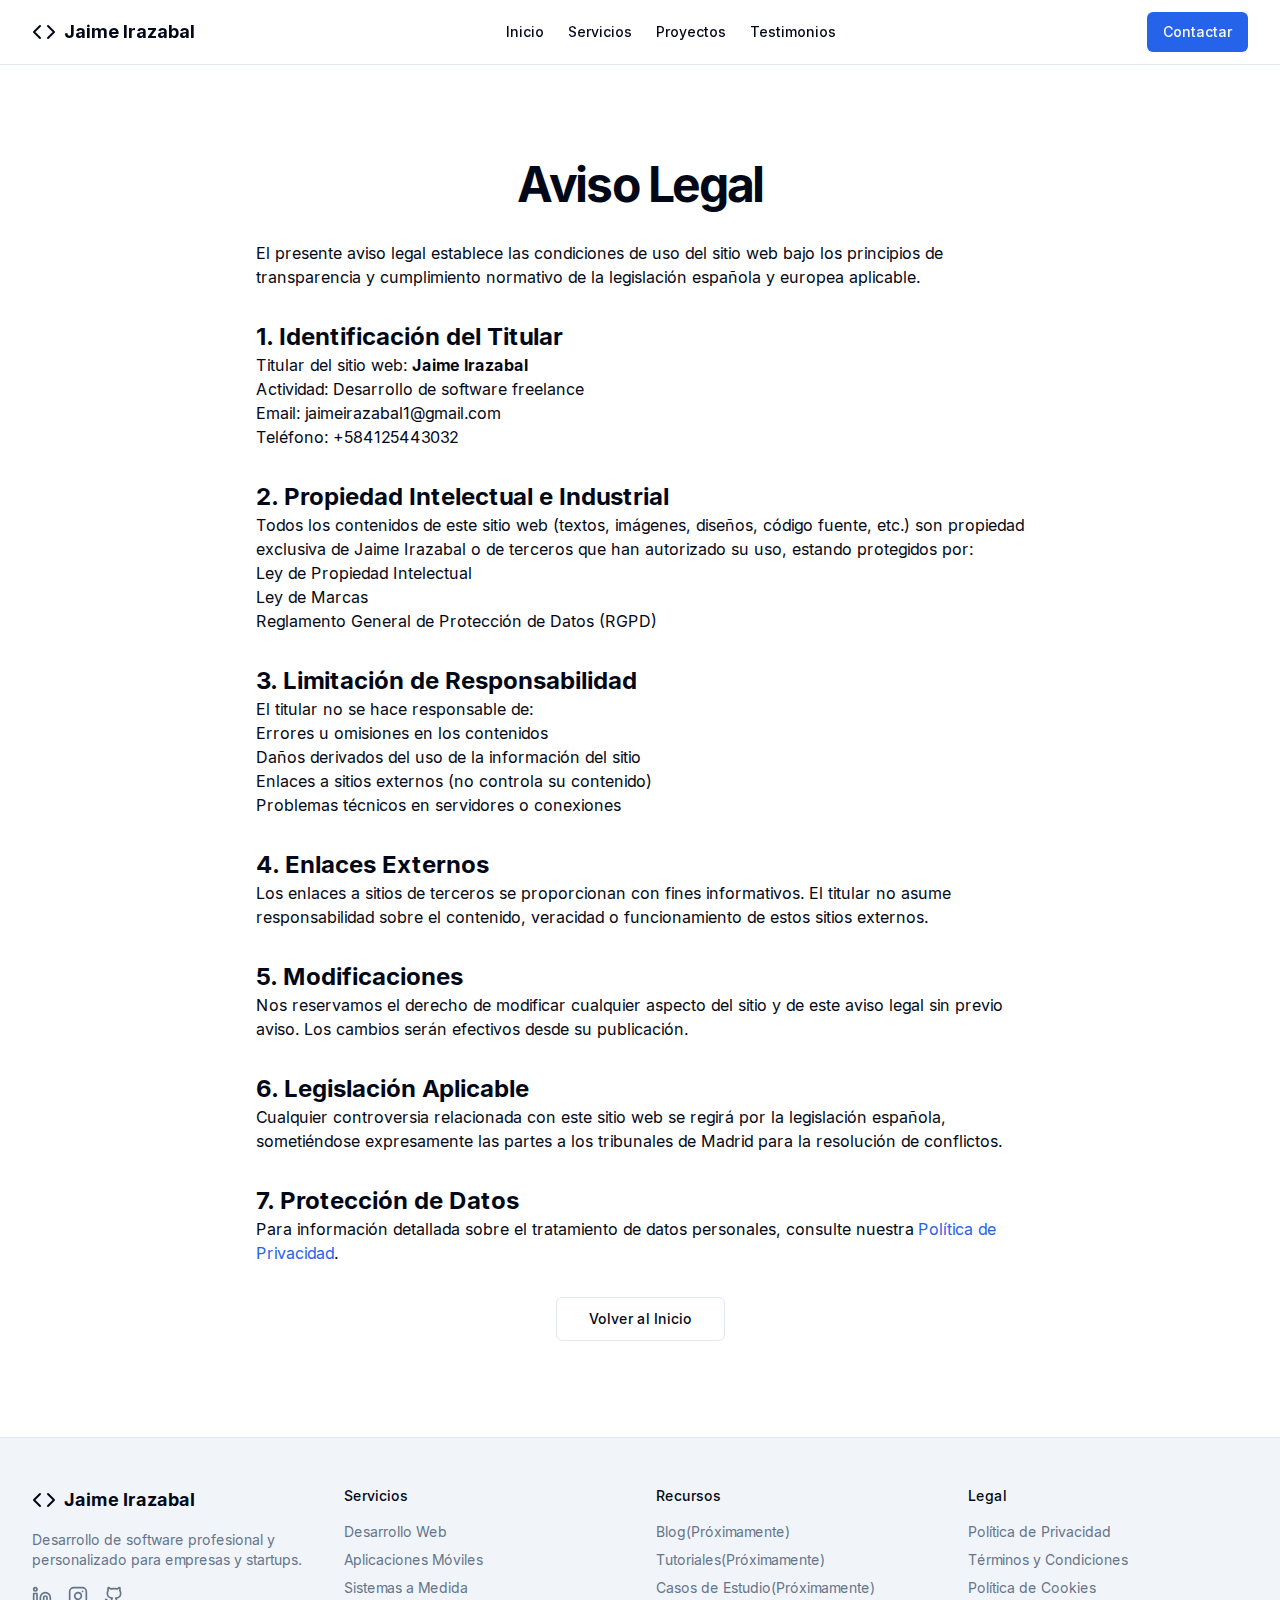
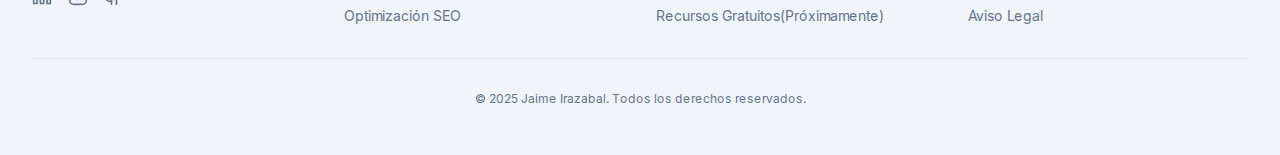
<file: aviso-legal.html>
<!DOCTYPE html><html lang="es" class="scroll-smooth"><head><meta charSet="utf-8"/><meta name="viewport" content="width=device-width, initial-scale=1"/><link rel="preload" href="/_next/static/media/a34f9d1faa5f3315-s.p.woff2" as="font" crossorigin="" type="font/woff2"/><link rel="stylesheet" href="/_next/static/css/a7fba81c95c8b007.css" data-precedence="next"/><link rel="preload" as="script" fetchPriority="low" href="/_next/static/chunks/webpack-41a9ee0a1d65a3d2.js"/><script src="/_next/static/chunks/fd9d1056-b88f8a4cc02eef8b.js" async=""></script><script src="/_next/static/chunks/117-6c239e88e298251c.js" async=""></script><script src="/_next/static/chunks/main-app-d2ba3c0e27efc291.js" async=""></script><script src="/_next/static/chunks/972-edd2ee9795e590ec.js" async=""></script><script src="/_next/static/chunks/app/aviso-legal/page-4ac46598affbbaee.js" async=""></script><script src="/_next/static/chunks/688-c6195a3f85af774f.js" async=""></script><script src="/_next/static/chunks/app/layout-4ac8ca433e8e21ef.js" async=""></script><title>Desarrollador de Software Freelance | Servicios Profesionales</title><meta name="description" content="Servicios profesionales de desarrollo de software a medida. Especialista en desarrollo web, aplicaciones móviles y sistemas personalizados para empresas y startups."/><meta name="author" content="Jaime Irazabal"/><meta name="generator" content="v0.dev"/><meta name="keywords" content="desarrollador freelance,desarrollo de software,desarrollo web,aplicaciones móviles,sistemas a medida,programador freelance"/><meta name="creator" content="Jaime Irazabal"/><link rel="canonical" href="https://www.tudominio.com"/><meta property="og:title" content="Desarrollador de Software Freelance | Servicios Profesionales"/><meta property="og:description" content="Servicios profesionales de desarrollo de software a medida. Especialista en desarrollo web, aplicaciones móviles y sistemas personalizados."/><meta property="og:url" content="jaimeirazabal1.github.io/"/><meta property="og:site_name" content="Jaime Irazabal - Desarrollador de Software"/><meta property="og:locale" content="es_ES"/><meta property="og:image" content="http://localhost:3000/jaimeirazabal1.github.io/og-image.jpg"/><meta property="og:image:width" content="1200"/><meta property="og:image:height" content="630"/><meta property="og:image:alt" content="Jaime Irazabal - Desarrollador de Software"/><meta property="og:type" content="website"/><meta name="twitter:card" content="summary_large_image"/><meta name="twitter:creator" content="@tuusuario"/><meta name="twitter:title" content="Desarrollador de Software Freelance | Servicios Profesionales"/><meta name="twitter:description" content="Servicios profesionales de desarrollo de software a medida. Especialista en desarrollo web, aplicaciones móviles y sistemas personalizados."/><meta name="twitter:image" content="http://localhost:3000/jaimeirazabal1.github.io/twitter-image.jpg"/><meta name="next-size-adjust"/><script src="/_next/static/chunks/polyfills-42372ed130431b0a.js" noModule=""></script></head><body class="__className_d65c78"><header class="sticky top-0 z-50 w-full border-b bg-background/95 backdrop-blur supports-[backdrop-filter]:bg-background/60"><div class="container flex h-16 items-center justify-between"><a class="flex items-center gap-2" href="/"><svg xmlns="http://www.w3.org/2000/svg" width="24" height="24" viewBox="0 0 24 24" fill="none" stroke="currentColor" stroke-width="2" stroke-linecap="round" stroke-linejoin="round" class="lucide lucide-code h-6 w-6"><polyline points="16 18 22 12 16 6"></polyline><polyline points="8 6 2 12 8 18"></polyline></svg><span class="text-lg font-bold">Jaime Irazabal</span></a><nav class="hidden md:flex gap-6"><a class="text-sm font-medium hover:text-primary" href="/">Inicio</a><a class="text-sm font-medium hover:text-primary" href="#servicios">Servicios</a><a class="text-sm font-medium hover:text-primary" href="#proyectos">Proyectos</a><a class="text-sm font-medium hover:text-primary" href="#testimonios">Testimonios</a></nav><div class="hidden md:flex"><a href="#contacto"><button class="inline-flex items-center justify-center gap-2 whitespace-nowrap rounded-md text-sm font-medium ring-offset-background transition-colors focus-visible:outline-none focus-visible:ring-2 focus-visible:ring-ring focus-visible:ring-offset-2 disabled:pointer-events-none disabled:opacity-50 [&amp;_svg]:pointer-events-none [&amp;_svg]:size-4 [&amp;_svg]:shrink-0 bg-primary text-primary-foreground hover:bg-primary/90 h-10 px-4 py-2">Contactar</button></a></div><button class="md:hidden" aria-label="Abrir menú"><svg xmlns="http://www.w3.org/2000/svg" width="24" height="24" viewBox="0 0 24 24" fill="none" stroke="currentColor" stroke-width="2" stroke-linecap="round" stroke-linejoin="round" class="lucide lucide-menu h-6 w-6"><line x1="4" x2="20" y1="12" y2="12"></line><line x1="4" x2="20" y1="6" y2="6"></line><line x1="4" x2="20" y1="18" y2="18"></line></svg></button></div></header><main><div class="container mx-auto px-4 py-16 md:py-24"><div class="max-w-3xl mx-auto"><h1 class="text-3xl font-bold tracking-tighter sm:text-4xl md:text-5xl text-center mb-8">Aviso Legal</h1><div class="prose prose-lg prose-primary dark:prose-invert"><p class="mb-6">El presente aviso legal establece las condiciones de uso del sitio web bajo los principios de transparencia y cumplimiento normativo de la legislación española y europea aplicable.</p><h2 class="text-2xl font-bold mt-8">1. Identificación del Titular</h2><p>Titular del sitio web: <strong>Jaime Irazabal</strong><br/>Actividad: Desarrollo de software freelance<br/>Email: jaimeirazabal1@gmail.com<br/>Teléfono: +584125443032</p><h2 class="text-2xl font-bold mt-8">2. Propiedad Intelectual e Industrial</h2><p>Todos los contenidos de este sitio web (textos, imágenes, diseños, código fuente, etc.) son propiedad exclusiva de Jaime Irazabal o de terceros que han autorizado su uso, estando protegidos por:</p><ul><li>Ley de Propiedad Intelectual</li><li>Ley de Marcas</li><li>Reglamento General de Protección de Datos (RGPD)</li></ul><h2 class="text-2xl font-bold mt-8">3. Limitación de Responsabilidad</h2><p>El titular no se hace responsable de:</p><ul><li>Errores u omisiones en los contenidos</li><li>Daños derivados del uso de la información del sitio</li><li>Enlaces a sitios externos (no controla su contenido)</li><li>Problemas técnicos en servidores o conexiones</li></ul><h2 class="text-2xl font-bold mt-8">4. Enlaces Externos</h2><p>Los enlaces a sitios de terceros se proporcionan con fines informativos. El titular no asume responsabilidad sobre el contenido, veracidad o funcionamiento de estos sitios externos.</p><h2 class="text-2xl font-bold mt-8">5. Modificaciones</h2><p>Nos reservamos el derecho de modificar cualquier aspecto del sitio y de este aviso legal sin previo aviso. Los cambios serán efectivos desde su publicación.</p><h2 class="text-2xl font-bold mt-8">6. Legislación Aplicable</h2><p>Cualquier controversia relacionada con este sitio web se regirá por la legislación española, sometiéndose expresamente las partes a los tribunales de Madrid para la resolución de conflictos.</p><h2 class="text-2xl font-bold mt-8">7. Protección de Datos</h2><p>Para información detallada sobre el tratamiento de datos personales, consulte nuestra<a class="text-primary hover:underline ml-1" href="/privacidad">Política de Privacidad</a>.</p><div class="mt-8 text-center"><a href="/"><button class="inline-flex items-center justify-center gap-2 whitespace-nowrap text-sm font-medium ring-offset-background transition-colors focus-visible:outline-none focus-visible:ring-2 focus-visible:ring-ring focus-visible:ring-offset-2 disabled:pointer-events-none disabled:opacity-50 [&amp;_svg]:pointer-events-none [&amp;_svg]:size-4 [&amp;_svg]:shrink-0 border border-input bg-background hover:bg-accent hover:text-accent-foreground h-11 rounded-md px-8">Volver al Inicio</button></a></div></div></div></div></main><footer class="border-t bg-muted"><div class="container py-12"><div class="grid gap-8 sm:grid-cols-2 md:grid-cols-4"><div class="space-y-4"><a class="flex items-center gap-2" href="/"><svg xmlns="http://www.w3.org/2000/svg" width="24" height="24" viewBox="0 0 24 24" fill="none" stroke="currentColor" stroke-width="2" stroke-linecap="round" stroke-linejoin="round" class="lucide lucide-code h-6 w-6"><polyline points="16 18 22 12 16 6"></polyline><polyline points="8 6 2 12 8 18"></polyline></svg><span class="text-lg font-bold">Jaime Irazabal</span></a><p class="text-sm text-muted-foreground">Desarrollo de software profesional y personalizado para empresas y startups.</p><div class="flex items-center gap-4"><a target="_blank" rel="noopener noreferrer" aria-label="LinkedIn" href="https://linkedin.com/"><svg xmlns="http://www.w3.org/2000/svg" width="24" height="24" viewBox="0 0 24 24" fill="none" stroke="currentColor" stroke-width="2" stroke-linecap="round" stroke-linejoin="round" class="lucide lucide-linkedin h-5 w-5 text-muted-foreground hover:text-primary"><path d="M16 8a6 6 0 0 1 6 6v7h-4v-7a2 2 0 0 0-2-2 2 2 0 0 0-2 2v7h-4v-7a6 6 0 0 1 6-6z"></path><rect width="4" height="12" x="2" y="9"></rect><circle cx="4" cy="4" r="2"></circle></svg></a><a target="_blank" rel="noopener noreferrer" aria-label="Instagram" href="https://www.instagram.com/vnz.dev"><svg xmlns="http://www.w3.org/2000/svg" width="24" height="24" viewBox="0 0 24 24" fill="none" stroke="currentColor" stroke-width="2" stroke-linecap="round" stroke-linejoin="round" class="lucide lucide-instagram h-5 w-5 text-muted-foreground hover:text-primary"><rect width="20" height="20" x="2" y="2" rx="5" ry="5"></rect><path d="M16 11.37A4 4 0 1 1 12.63 8 4 4 0 0 1 16 11.37z"></path><line x1="17.5" x2="17.51" y1="6.5" y2="6.5"></line></svg></a><a target="_blank" rel="noopener noreferrer" aria-label="GitHub" href="https://github.com/jaimeirazabal1"><svg xmlns="http://www.w3.org/2000/svg" width="24" height="24" viewBox="0 0 24 24" fill="none" stroke="currentColor" stroke-width="2" stroke-linecap="round" stroke-linejoin="round" class="lucide lucide-github h-5 w-5 text-muted-foreground hover:text-primary"><path d="M15 22v-4a4.8 4.8 0 0 0-1-3.5c3 0 6-2 6-5.5.08-1.25-.27-2.48-1-3.5.28-1.15.28-2.35 0-3.5 0 0-1 0-3 1.5-2.64-.5-5.36-.5-8 0C6 2 5 2 5 2c-.3 1.15-.3 2.35 0 3.5A5.403 5.403 0 0 0 4 9c0 3.5 3 5.5 6 5.5-.39.49-.68 1.05-.85 1.65-.17.6-.22 1.23-.15 1.85v4"></path><path d="M9 18c-4.51 2-5-2-7-2"></path></svg></a></div></div><div class="space-y-4"><h3 class="text-sm font-medium">Servicios</h3><ul class="space-y-2 text-sm"><li><a class="text-muted-foreground hover:text-primary" href="#">Desarrollo Web</a></li><li><a class="text-muted-foreground hover:text-primary" href="#">Aplicaciones Móviles</a></li><li><a class="text-muted-foreground hover:text-primary" href="#">Sistemas a Medida</a></li><li><a class="text-muted-foreground hover:text-primary" href="#">Optimización SEO</a></li></ul></div><div class="space-y-4"><h3 class="text-sm font-medium">Recursos</h3><ul class="space-y-2 text-sm"><li><a class="text-muted-foreground hover:text-primary" href="/blog">Blog(Próximamente)</a></li><li><a class="text-muted-foreground hover:text-primary" href="#">Tutoriales(Próximamente)</a></li><li><a class="text-muted-foreground hover:text-primary" href="#">Casos de Estudio(Próximamente)</a></li><li><a class="text-muted-foreground hover:text-primary" href="#">Recursos Gratuitos(Próximamente)</a></li></ul></div><div class="space-y-4"><h3 class="text-sm font-medium">Legal</h3><ul class="space-y-2 text-sm"><li><a class="text-muted-foreground hover:text-primary" href="/privacidad">Política de Privacidad</a></li><li><a class="text-muted-foreground hover:text-primary" href="/terminos">Términos y Condiciones</a></li><li><a class="text-muted-foreground hover:text-primary" href="/cookies">Política de Cookies</a></li><li><a class="text-muted-foreground hover:text-primary" href="/aviso-legal">Aviso Legal</a></li></ul></div></div><div class="mt-8 border-t pt-8 text-center"><p class="text-xs text-muted-foreground">© <!-- -->2025<!-- --> Jaime Irazabal. Todos los derechos reservados.</p></div></div></footer><script src="/_next/static/chunks/webpack-41a9ee0a1d65a3d2.js" async=""></script><script>(self.__next_f=self.__next_f||[]).push([0]);self.__next_f.push([2,null])</script><script>self.__next_f.push([1,"1:HL[\"/_next/static/media/a34f9d1faa5f3315-s.p.woff2\",\"font\",{\"crossOrigin\":\"\",\"type\":\"font/woff2\"}]\n2:HL[\"/_next/static/css/a7fba81c95c8b007.css\",\"style\"]\n"])</script><script>self.__next_f.push([1,"3:I[2846,[],\"\"]\n5:I[2972,[\"972\",\"static/chunks/972-edd2ee9795e590ec.js\",\"552\",\"static/chunks/app/aviso-legal/page-4ac46598affbbaee.js\"],\"\"]\n6:I[4707,[],\"\"]\n7:I[6423,[],\"\"]\n8:I[2960,[\"972\",\"static/chunks/972-edd2ee9795e590ec.js\",\"688\",\"static/chunks/688-c6195a3f85af774f.js\",\"185\",\"static/chunks/app/layout-4ac8ca433e8e21ef.js\"],\"Header\"]\na:I[1060,[],\"\"]\nb:[]\n"])</script><script>self.__next_f.push([1,"0:[\"$\",\"$L3\",null,{\"buildId\":\"ifveY2TDDRTyJafsSwt0Q\",\"assetPrefix\":\"\",\"urlParts\":[\"\",\"aviso-legal\"],\"initialTree\":[\"\",{\"children\":[\"aviso-legal\",{\"children\":[\"__PAGE__\",{}]}]},\"$undefined\",\"$undefined\",true],\"initialSeedData\":[\"\",{\"children\":[\"aviso-legal\",{\"children\":[\"__PAGE__\",{},[[\"$L4\",[\"$\",\"div\",null,{\"className\":\"container mx-auto px-4 py-16 md:py-24\",\"children\":[\"$\",\"div\",null,{\"className\":\"max-w-3xl mx-auto\",\"children\":[[\"$\",\"h1\",null,{\"className\":\"text-3xl font-bold tracking-tighter sm:text-4xl md:text-5xl text-center mb-8\",\"children\":\"Aviso Legal\"}],[\"$\",\"div\",null,{\"className\":\"prose prose-lg prose-primary dark:prose-invert\",\"children\":[[\"$\",\"p\",null,{\"className\":\"mb-6\",\"children\":\"El presente aviso legal establece las condiciones de uso del sitio web bajo los principios de transparencia y cumplimiento normativo de la legislación española y europea aplicable.\"}],[\"$\",\"h2\",null,{\"className\":\"text-2xl font-bold mt-8\",\"children\":\"1. Identificación del Titular\"}],[\"$\",\"p\",null,{\"children\":[\"Titular del sitio web: \",[\"$\",\"strong\",null,{\"children\":\"Jaime Irazabal\"}],[\"$\",\"br\",null,{}],\"Actividad: Desarrollo de software freelance\",[\"$\",\"br\",null,{}],\"Email: jaimeirazabal1@gmail.com\",[\"$\",\"br\",null,{}],\"Teléfono: +584125443032\"]}],[\"$\",\"h2\",null,{\"className\":\"text-2xl font-bold mt-8\",\"children\":\"2. Propiedad Intelectual e Industrial\"}],[\"$\",\"p\",null,{\"children\":\"Todos los contenidos de este sitio web (textos, imágenes, diseños, código fuente, etc.) son propiedad exclusiva de Jaime Irazabal o de terceros que han autorizado su uso, estando protegidos por:\"}],[\"$\",\"ul\",null,{\"children\":[[\"$\",\"li\",null,{\"children\":\"Ley de Propiedad Intelectual\"}],[\"$\",\"li\",null,{\"children\":\"Ley de Marcas\"}],[\"$\",\"li\",null,{\"children\":\"Reglamento General de Protección de Datos (RGPD)\"}]]}],[\"$\",\"h2\",null,{\"className\":\"text-2xl font-bold mt-8\",\"children\":\"3. Limitación de Responsabilidad\"}],[\"$\",\"p\",null,{\"children\":\"El titular no se hace responsable de:\"}],[\"$\",\"ul\",null,{\"children\":[[\"$\",\"li\",null,{\"children\":\"Errores u omisiones en los contenidos\"}],[\"$\",\"li\",null,{\"children\":\"Daños derivados del uso de la información del sitio\"}],[\"$\",\"li\",null,{\"children\":\"Enlaces a sitios externos (no controla su contenido)\"}],[\"$\",\"li\",null,{\"children\":\"Problemas técnicos en servidores o conexiones\"}]]}],[\"$\",\"h2\",null,{\"className\":\"text-2xl font-bold mt-8\",\"children\":\"4. Enlaces Externos\"}],[\"$\",\"p\",null,{\"children\":\"Los enlaces a sitios de terceros se proporcionan con fines informativos. El titular no asume responsabilidad sobre el contenido, veracidad o funcionamiento de estos sitios externos.\"}],[\"$\",\"h2\",null,{\"className\":\"text-2xl font-bold mt-8\",\"children\":\"5. Modificaciones\"}],[\"$\",\"p\",null,{\"children\":\"Nos reservamos el derecho de modificar cualquier aspecto del sitio y de este aviso legal sin previo aviso. Los cambios serán efectivos desde su publicación.\"}],[\"$\",\"h2\",null,{\"className\":\"text-2xl font-bold mt-8\",\"children\":\"6. Legislación Aplicable\"}],[\"$\",\"p\",null,{\"children\":\"Cualquier controversia relacionada con este sitio web se regirá por la legislación española, sometiéndose expresamente las partes a los tribunales de Madrid para la resolución de conflictos.\"}],[\"$\",\"h2\",null,{\"className\":\"text-2xl font-bold mt-8\",\"children\":\"7. Protección de Datos\"}],[\"$\",\"p\",null,{\"children\":[\"Para información detallada sobre el tratamiento de datos personales, consulte nuestra\",[\"$\",\"$L5\",null,{\"href\":\"/privacidad\",\"className\":\"text-primary hover:underline ml-1\",\"children\":\"Política de Privacidad\"}],\".\"]}],[\"$\",\"div\",null,{\"className\":\"mt-8 text-center\",\"children\":[\"$\",\"$L5\",null,{\"href\":\"/\",\"children\":[\"$\",\"button\",null,{\"className\":\"inline-flex items-center justify-center gap-2 whitespace-nowrap text-sm font-medium ring-offset-background transition-colors focus-visible:outline-none focus-visible:ring-2 focus-visible:ring-ring focus-visible:ring-offset-2 disabled:pointer-events-none disabled:opacity-50 [\u0026_svg]:pointer-events-none [\u0026_svg]:size-4 [\u0026_svg]:shrink-0 border border-input bg-background hover:bg-accent hover:text-accent-foreground h-11 rounded-md px-8\",\"children\":\"Volver al Inicio\"}]}]}]]}]]}]}],null],null],null]},[null,[\"$\",\"$L6\",null,{\"parallelRouterKey\":\"children\",\"segmentPath\":[\"children\",\"aviso-legal\",\"children\"],\"error\":\"$undefined\",\"errorStyles\":\"$undefined\",\"errorScripts\":\"$undefined\",\"template\":[\"$\",\"$L7\",null,{}],\"templateStyles\":\"$undefined\",\"templateScripts\":\"$undefined\",\"notFound\":\"$undefined\",\"notFoundStyles\":\"$undefined\"}]],null]},[[[[\"$\",\"link\",\"0\",{\"rel\":\"stylesheet\",\"href\":\"/_next/static/css/a7fba81c95c8b007.css\",\"precedence\":\"next\",\"crossOrigin\":\"$undefined\"}]],[\"$\",\"html\",null,{\"lang\":\"es\",\"className\":\"scroll-smooth\",\"children\":[\"$\",\"body\",null,{\"className\":\"__className_d65c78\",\"children\":[[\"$\",\"$L8\",null,{}],[\"$\",\"main\",null,{\"children\":[\"$\",\"$L6\",null,{\"parallelRouterKey\":\"children\",\"segmentPath\":[\"children\"],\"error\":\"$undefined\",\"errorStyles\":\"$undefined\",\"errorScripts\":\"$undefined\",\"template\":[\"$\",\"$L7\",null,{}],\"templateStyles\":\"$undefined\",\"templateScripts\":\"$undefined\",\"notFound\":[[\"$\",\"title\",null,{\"children\":\"404: This page could not be found.\"}],[\"$\",\"div\",null,{\"style\":{\"fontFamily\":\"system-ui,\\\"Segoe UI\\\",Roboto,Helvetica,Arial,sans-serif,\\\"Apple Color Emoji\\\",\\\"Segoe UI Emoji\\\"\",\"height\":\"100vh\",\"textAlign\":\"center\",\"display\":\"flex\",\"flexDirection\":\"column\",\"alignItems\":\"center\",\"justifyContent\":\"center\"},\"children\":[\"$\",\"div\",null,{\"children\":[[\"$\",\"style\",null,{\"dangerouslySetInnerHTML\":{\"__html\":\"body{color:#000;background:#fff;margin:0}.next-error-h1{border-right:1px solid rgba(0,0,0,.3)}@media (prefers-color-scheme:dark){body{color:#fff;background:#000}.next-error-h1{border-right:1px solid rgba(255,255,255,.3)}}\"}}],[\"$\",\"h1\",null,{\"className\":\"next-error-h1\",\"style\":{\"display\":\"inline-block\",\"margin\":\"0 20px 0 0\",\"padding\":\"0 23px 0 0\",\"fontSize\":24,\"fontWeight\":500,\"verticalAlign\":\"top\",\"lineHeight\":\"49px\"},\"children\":\"404\"}],[\"$\",\"div\",null,{\"style\":{\"display\":\"inline-block\"},\"children\":[\"$\",\"h2\",null,{\"style\":{\"fontSize\":14,\"fontWeight\":400,\"lineHeight\":\"49px\",\"margin\":0},\"children\":\"This page could not be found.\"}]}]]}]}]],\"notFoundStyles\":[]}]}],[\"$\",\"footer\",null,{\"className\":\"border-t bg-muted\",\"children\":[\"$\",\"div\",null,{\"className\":\"container py-12\",\"children\":[[\"$\",\"div\",null,{\"className\":\"grid gap-8 sm:grid-cols-2 md:grid-cols-4\",\"children\":[[\"$\",\"div\",null,{\"className\":\"space-y-4\",\"children\":[[\"$\",\"$L5\",null,{\"href\":\"/\",\"className\":\"flex items-center gap-2\",\"children\":[[\"$\",\"svg\",null,{\"xmlns\":\"http://www.w3.org/2000/svg\",\"width\":24,\"height\":24,\"viewBox\":\"0 0 24 24\",\"fill\":\"none\",\"stroke\":\"currentColor\",\"strokeWidth\":2,\"strokeLinecap\":\"round\",\"strokeLinejoin\":\"round\",\"className\":\"lucide lucide-code h-6 w-6\",\"children\":[[\"$\",\"polyline\",\"z7tu5w\",{\"points\":\"16 18 22 12 16 6\"}],[\"$\",\"polyline\",\"1eg1df\",{\"points\":\"8 6 2 12 8 18\"}],\"$undefined\"]}],[\"$\",\"span\",null,{\"className\":\"text-lg font-bold\",\"children\":\"Jaime Irazabal\"}]]}],[\"$\",\"p\",null,{\"className\":\"text-sm text-muted-foreground\",\"children\":\"Desarrollo de software profesional y personalizado para empresas y startups.\"}],[\"$\",\"div\",null,{\"className\":\"flex items-center gap-4\",\"children\":[[\"$\",\"$L5\",null,{\"href\":\"https://linkedin.com/\",\"target\":\"_blank\",\"rel\":\"noopener noreferrer\",\"aria-label\":\"LinkedIn\",\"children\":[\"$\",\"svg\",null,{\"xmlns\":\"http://www.w3.org/2000/svg\",\"width\":24,\"height\":24,\"viewBox\":\"0 0 24 24\",\"fill\":\"none\",\"stroke\":\"currentColor\",\"strokeWidth\":2,\"strokeLinecap\":\"round\",\"strokeLinejoin\":\"round\",\"className\":\"lucide lucide-linkedin h-5 w-5 text-muted-foreground hover:text-primary\",\"children\":[[\"$\",\"path\",\"c2jq9f\",{\"d\":\"M16 8a6 6 0 0 1 6 6v7h-4v-7a2 2 0 0 0-2-2 2 2 0 0 0-2 2v7h-4v-7a6 6 0 0 1 6-6z\"}],[\"$\",\"rect\",\"mk3on5\",{\"width\":\"4\",\"height\":\"12\",\"x\":\"2\",\"y\":\"9\"}],[\"$\",\"circle\",\"bt5ra8\",{\"cx\":\"4\",\"cy\":\"4\",\"r\":\"2\"}],\"$undefined\"]}]}],[\"$\",\"$L5\",null,{\"href\":\"https://www.instagram.com/vnz.dev\",\"target\":\"_blank\",\"rel\":\"noopener noreferrer\",\"aria-label\":\"Instagram\",\"children\":[\"$\",\"svg\",null,{\"xmlns\":\"http://www.w3.org/2000/svg\",\"width\":24,\"height\":24,\"viewBox\":\"0 0 24 24\",\"fill\":\"none\",\"stroke\":\"currentColor\",\"strokeWidth\":2,\"strokeLinecap\":\"round\",\"strokeLinejoin\":\"round\",\"className\":\"lucide lucide-instagram h-5 w-5 text-muted-foreground hover:text-primary\",\"children\":[[\"$\",\"rect\",\"2e1cvw\",{\"width\":\"20\",\"height\":\"20\",\"x\":\"2\",\"y\":\"2\",\"rx\":\"5\",\"ry\":\"5\"}],[\"$\",\"path\",\"9exkf1\",{\"d\":\"M16 11.37A4 4 0 1 1 12.63 8 4 4 0 0 1 16 11.37z\"}],[\"$\",\"line\",\"r4j83e\",{\"x1\":\"17.5\",\"x2\":\"17.51\",\"y1\":\"6.5\",\"y2\":\"6.5\"}],\"$undefined\"]}]}],[\"$\",\"$L5\",null,{\"href\":\"https://github.com/jaimeirazabal1\",\"target\":\"_blank\",\"rel\":\"noopener noreferrer\",\"aria-label\":\"GitHub\",\"children\":[\"$\",\"svg\",null,{\"xmlns\":\"http://www.w3.org/2000/svg\",\"width\":24,\"height\":24,\"viewBox\":\"0 0 24 24\",\"fill\":\"none\",\"stroke\":\"currentColor\",\"strokeWidth\":2,\"strokeLinecap\":\"round\",\"strokeLinejoin\":\"round\",\"className\":\"lucide lucide-github h-5 w-5 text-muted-foreground hover:text-primary\",\"children\":[[\"$\",\"path\",\"tonef\",{\"d\":\"M15 22v-4a4.8 4.8 0 0 0-1-3.5c3 0 6-2 6-5.5.08-1.25-.27-2.48-1-3.5.28-1.15.28-2.35 0-3.5 0 0-1 0-3 1.5-2.64-.5-5.36-.5-8 0C6 2 5 2 5 2c-.3 1.15-.3 2.35 0 3.5A5.403 5.403 0 0 0 4 9c0 3.5 3 5.5 6 5.5-.39.49-.68 1.05-.85 1.65-.17.6-.22 1.23-.15 1.85v4\"}],[\"$\",\"path\",\"9comsn\",{\"d\":\"M9 18c-4.51 2-5-2-7-2\"}],\"$undefined\"]}]}]]}]]}],[\"$\",\"div\",null,{\"className\":\"space-y-4\",\"children\":[[\"$\",\"h3\",null,{\"className\":\"text-sm font-medium\",\"children\":\"Servicios\"}],[\"$\",\"ul\",null,{\"className\":\"space-y-2 text-sm\",\"children\":[[\"$\",\"li\",null,{\"children\":[\"$\",\"$L5\",null,{\"href\":\"#\",\"className\":\"text-muted-foreground hover:text-primary\",\"children\":\"Desarrollo Web\"}]}],[\"$\",\"li\",null,{\"children\":[\"$\",\"$L5\",null,{\"href\":\"#\",\"className\":\"text-muted-foreground hover:text-primary\",\"children\":\"Aplicaciones Móviles\"}]}],[\"$\",\"li\",null,{\"children\":[\"$\",\"$L5\",null,{\"href\":\"#\",\"className\":\"text-muted-foreground hover:text-primary\",\"children\":\"Sistemas a Medida\"}]}],[\"$\",\"li\",null,{\"children\":[\"$\",\"$L5\",null,{\"href\":\"#\",\"className\":\"text-muted-foreground hover:text-primary\",\"children\":\"Optimización SEO\"}]}]]}]]}],[\"$\",\"div\",null,{\"className\":\"space-y-4\",\"children\":[[\"$\",\"h3\",null,{\"className\":\"text-sm font-medium\",\"children\":\"Recursos\"}],[\"$\",\"ul\",null,{\"className\":\"space-y-2 text-sm\",\"children\":[[\"$\",\"li\",null,{\"children\":[\"$\",\"$L5\",null,{\"href\":\"/blog\",\"className\":\"text-muted-foreground hover:text-primary\",\"children\":\"Blog(Próximamente)\"}]}],[\"$\",\"li\",null,{\"children\":[\"$\",\"$L5\",null,{\"href\":\"#\",\"className\":\"text-muted-foreground hover:text-primary\",\"children\":\"Tutoriales(Próximamente)\"}]}],[\"$\",\"li\",null,{\"children\":[\"$\",\"$L5\",null,{\"href\":\"#\",\"className\":\"text-muted-foreground hover:text-primary\",\"children\":\"Casos de Estudio(Próximamente)\"}]}],[\"$\",\"li\",null,{\"children\":[\"$\",\"$L5\",null,{\"href\":\"#\",\"className\":\"text-muted-foreground hover:text-primary\",\"children\":\"Recursos Gratuitos(Próximamente)\"}]}]]}]]}],[\"$\",\"div\",null,{\"className\":\"space-y-4\",\"children\":[[\"$\",\"h3\",null,{\"className\":\"text-sm font-medium\",\"children\":\"Legal\"}],[\"$\",\"ul\",null,{\"className\":\"space-y-2 text-sm\",\"children\":[[\"$\",\"li\",null,{\"children\":[\"$\",\"$L5\",null,{\"href\":\"/privacidad\",\"className\":\"text-muted-foreground hover:text-primary\",\"children\":\"Política de Privacidad\"}]}],[\"$\",\"li\",null,{\"children\":[\"$\",\"$L5\",null,{\"href\":\"/terminos\",\"className\":\"text-muted-foreground hover:text-primary\",\"children\":\"Términos y Condiciones\"}]}],[\"$\",\"li\",null,{\"children\":[\"$\",\"$L5\",null,{\"href\":\"/cookies\",\"className\":\"text-muted-foreground hover:text-primary\",\"children\":\"Política de Cookies\"}]}],[\"$\",\"li\",null,{\"children\":[\"$\",\"$L5\",null,{\"href\":\"/aviso-legal\",\"className\":\"text-muted-foreground hover:text-primary\",\"children\":\"Aviso Legal\"}]}]]}]]}]]}],[\"$\",\"div\",null,{\"className\":\"mt-8 border-t pt-8 text-center\",\"children\":[\"$\",\"p\",null,{\"className\":\"text-xs text-muted-foreground\",\"children\":[\"© \",2025,\" Jaime Irazabal. Todos los derechos reservados.\"]}]}]]}]}]]}]}]],null],null],\"couldBeIntercepted\":false,\"initialHead\":[null,\"$L9\"],\"globalErrorComponent\":\"$a\",\"missingSlots\":\"$Wb\"}]\n"])</script><script>self.__next_f.push([1,"9:[[\"$\",\"meta\",\"0\",{\"name\":\"viewport\",\"content\":\"width=device-width, initial-scale=1\"}],[\"$\",\"meta\",\"1\",{\"charSet\":\"utf-8\"}],[\"$\",\"title\",\"2\",{\"children\":\"Desarrollador de Software Freelance | Servicios Profesionales\"}],[\"$\",\"meta\",\"3\",{\"name\":\"description\",\"content\":\"Servicios profesionales de desarrollo de software a medida. Especialista en desarrollo web, aplicaciones móviles y sistemas personalizados para empresas y startups.\"}],[\"$\",\"meta\",\"4\",{\"name\":\"author\",\"content\":\"Jaime Irazabal\"}],[\"$\",\"meta\",\"5\",{\"name\":\"generator\",\"content\":\"v0.dev\"}],[\"$\",\"meta\",\"6\",{\"name\":\"keywords\",\"content\":\"desarrollador freelance,desarrollo de software,desarrollo web,aplicaciones móviles,sistemas a medida,programador freelance\"}],[\"$\",\"meta\",\"7\",{\"name\":\"creator\",\"content\":\"Jaime Irazabal\"}],[\"$\",\"link\",\"8\",{\"rel\":\"canonical\",\"href\":\"https://www.tudominio.com\"}],[\"$\",\"meta\",\"9\",{\"property\":\"og:title\",\"content\":\"Desarrollador de Software Freelance | Servicios Profesionales\"}],[\"$\",\"meta\",\"10\",{\"property\":\"og:description\",\"content\":\"Servicios profesionales de desarrollo de software a medida. Especialista en desarrollo web, aplicaciones móviles y sistemas personalizados.\"}],[\"$\",\"meta\",\"11\",{\"property\":\"og:url\",\"content\":\"jaimeirazabal1.github.io/\"}],[\"$\",\"meta\",\"12\",{\"property\":\"og:site_name\",\"content\":\"Jaime Irazabal - Desarrollador de Software\"}],[\"$\",\"meta\",\"13\",{\"property\":\"og:locale\",\"content\":\"es_ES\"}],[\"$\",\"meta\",\"14\",{\"property\":\"og:image\",\"content\":\"http://localhost:3000/jaimeirazabal1.github.io/og-image.jpg\"}],[\"$\",\"meta\",\"15\",{\"property\":\"og:image:width\",\"content\":\"1200\"}],[\"$\",\"meta\",\"16\",{\"property\":\"og:image:height\",\"content\":\"630\"}],[\"$\",\"meta\",\"17\",{\"property\":\"og:image:alt\",\"content\":\"Jaime Irazabal - Desarrollador de Software\"}],[\"$\",\"meta\",\"18\",{\"property\":\"og:type\",\"content\":\"website\"}],[\"$\",\"meta\",\"19\",{\"name\":\"twitter:card\",\"content\":\"summary_large_image\"}],[\"$\",\"meta\",\"20\",{\"name\":\"twitter:creator\",\"content\":\"@tuusuario\"}],[\"$\",\"meta\",\"21\",{\"name\":\"twitter:title\",\"content\":\"Desarrollador de Software Freelance | Servicios Profesionales\"}],[\"$\",\"meta\",\"22\",{\"name\":\"twitter:description\",\"content\":\"Servicios profesionales de desarrollo de software a medida. Especialista en desarrollo web, aplicaciones móviles y sistemas personalizados.\"}],[\"$\",\"meta\",\"23\",{\"name\":\"twitter:image\",\"content\":\"http://localhost:3000/jaimeirazabal1.github.io/twitter-image.jpg\"}],[\"$\",\"meta\",\"24\",{\"name\":\"next-size-adjust\"}]]\n"])</script><script>self.__next_f.push([1,"4:null\n"])</script></body></html>
</file>
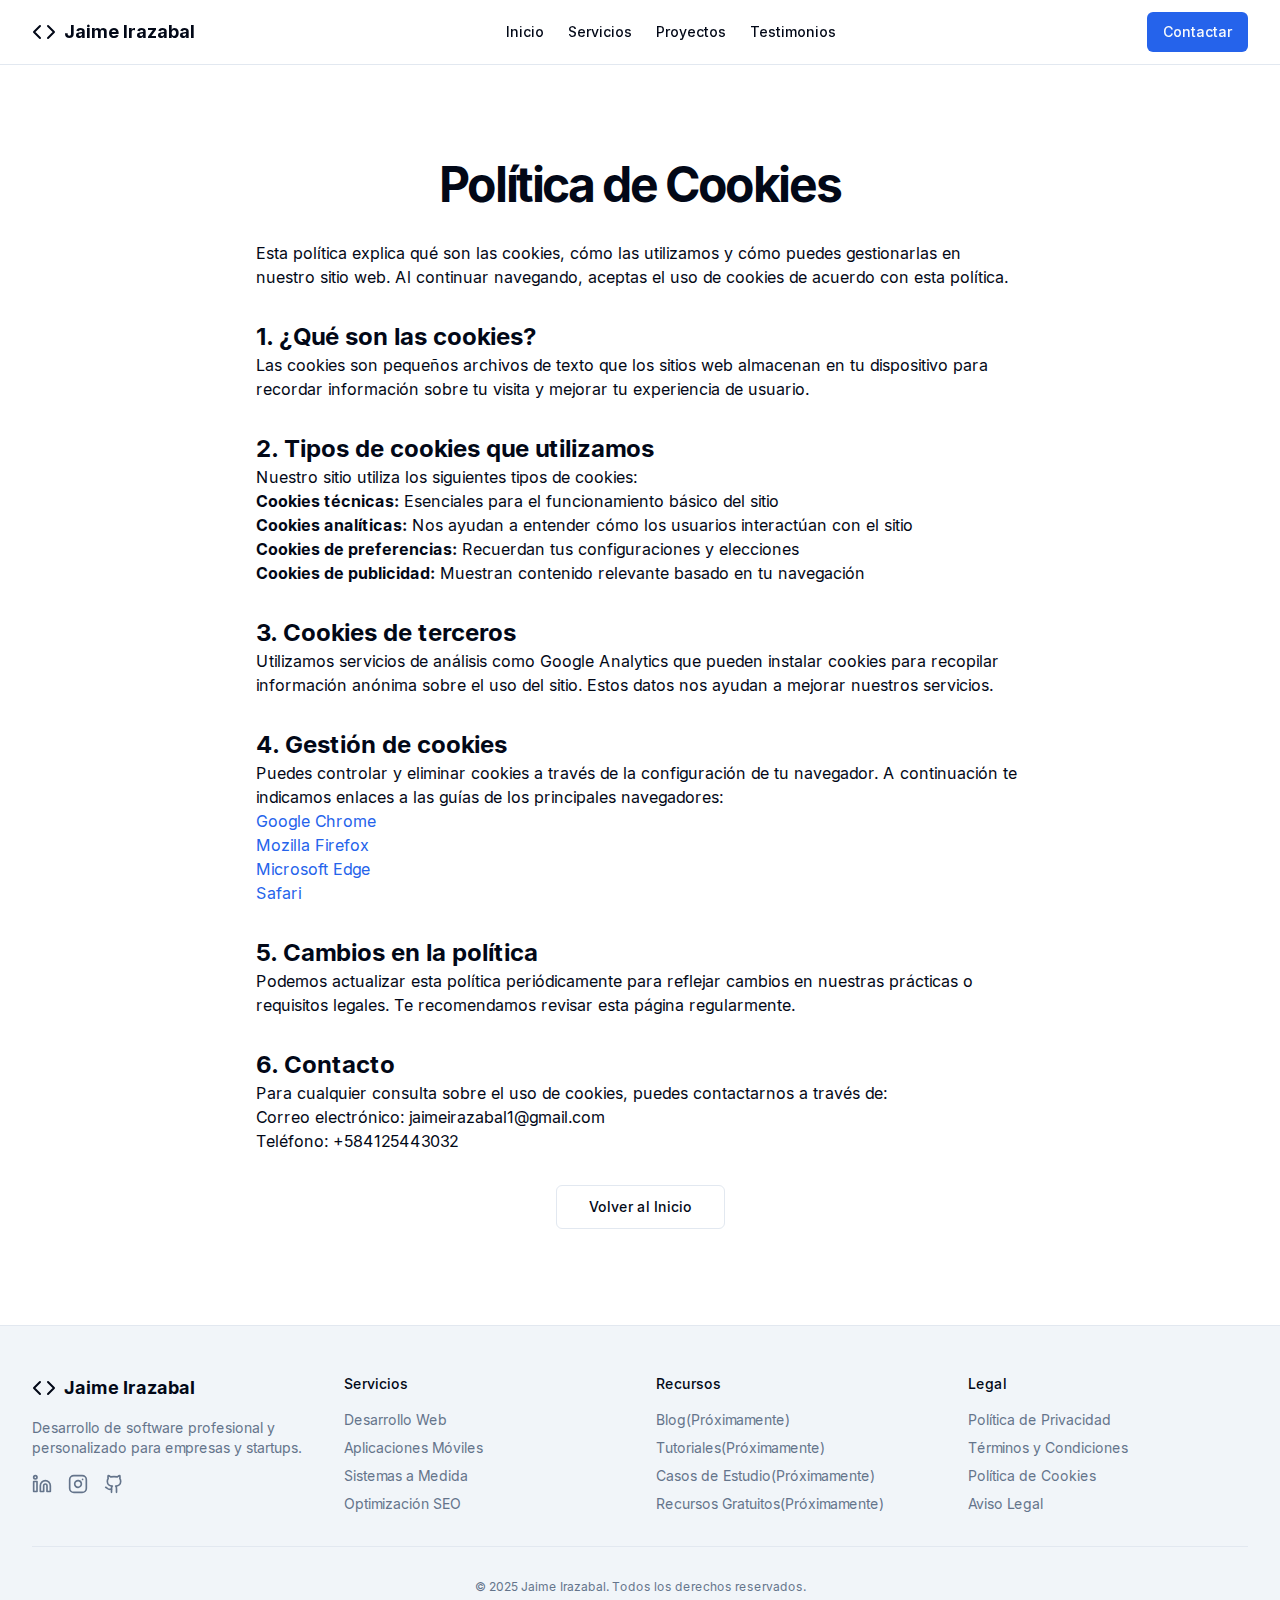
<file: cookies.html>
<!DOCTYPE html><html lang="es" class="scroll-smooth"><head><meta charSet="utf-8"/><meta name="viewport" content="width=device-width, initial-scale=1"/><link rel="preload" href="/_next/static/media/a34f9d1faa5f3315-s.p.woff2" as="font" crossorigin="" type="font/woff2"/><link rel="stylesheet" href="/_next/static/css/a7fba81c95c8b007.css" data-precedence="next"/><link rel="preload" as="script" fetchPriority="low" href="/_next/static/chunks/webpack-41a9ee0a1d65a3d2.js"/><script src="/_next/static/chunks/fd9d1056-b88f8a4cc02eef8b.js" async=""></script><script src="/_next/static/chunks/117-6c239e88e298251c.js" async=""></script><script src="/_next/static/chunks/main-app-d2ba3c0e27efc291.js" async=""></script><script src="/_next/static/chunks/972-edd2ee9795e590ec.js" async=""></script><script src="/_next/static/chunks/app/cookies/page-7b8acda917f4f67f.js" async=""></script><script src="/_next/static/chunks/688-c6195a3f85af774f.js" async=""></script><script src="/_next/static/chunks/app/layout-4ac8ca433e8e21ef.js" async=""></script><title>Desarrollador de Software Freelance | Servicios Profesionales</title><meta name="description" content="Servicios profesionales de desarrollo de software a medida. Especialista en desarrollo web, aplicaciones móviles y sistemas personalizados para empresas y startups."/><meta name="author" content="Jaime Irazabal"/><meta name="generator" content="v0.dev"/><meta name="keywords" content="desarrollador freelance,desarrollo de software,desarrollo web,aplicaciones móviles,sistemas a medida,programador freelance"/><meta name="creator" content="Jaime Irazabal"/><link rel="canonical" href="https://www.tudominio.com"/><meta property="og:title" content="Desarrollador de Software Freelance | Servicios Profesionales"/><meta property="og:description" content="Servicios profesionales de desarrollo de software a medida. Especialista en desarrollo web, aplicaciones móviles y sistemas personalizados."/><meta property="og:url" content="jaimeirazabal1.github.io/"/><meta property="og:site_name" content="Jaime Irazabal - Desarrollador de Software"/><meta property="og:locale" content="es_ES"/><meta property="og:image" content="http://localhost:3000/jaimeirazabal1.github.io/og-image.jpg"/><meta property="og:image:width" content="1200"/><meta property="og:image:height" content="630"/><meta property="og:image:alt" content="Jaime Irazabal - Desarrollador de Software"/><meta property="og:type" content="website"/><meta name="twitter:card" content="summary_large_image"/><meta name="twitter:creator" content="@tuusuario"/><meta name="twitter:title" content="Desarrollador de Software Freelance | Servicios Profesionales"/><meta name="twitter:description" content="Servicios profesionales de desarrollo de software a medida. Especialista en desarrollo web, aplicaciones móviles y sistemas personalizados."/><meta name="twitter:image" content="http://localhost:3000/jaimeirazabal1.github.io/twitter-image.jpg"/><meta name="next-size-adjust"/><script src="/_next/static/chunks/polyfills-42372ed130431b0a.js" noModule=""></script></head><body class="__className_d65c78"><header class="sticky top-0 z-50 w-full border-b bg-background/95 backdrop-blur supports-[backdrop-filter]:bg-background/60"><div class="container flex h-16 items-center justify-between"><a class="flex items-center gap-2" href="/"><svg xmlns="http://www.w3.org/2000/svg" width="24" height="24" viewBox="0 0 24 24" fill="none" stroke="currentColor" stroke-width="2" stroke-linecap="round" stroke-linejoin="round" class="lucide lucide-code h-6 w-6"><polyline points="16 18 22 12 16 6"></polyline><polyline points="8 6 2 12 8 18"></polyline></svg><span class="text-lg font-bold">Jaime Irazabal</span></a><nav class="hidden md:flex gap-6"><a class="text-sm font-medium hover:text-primary" href="/">Inicio</a><a class="text-sm font-medium hover:text-primary" href="#servicios">Servicios</a><a class="text-sm font-medium hover:text-primary" href="#proyectos">Proyectos</a><a class="text-sm font-medium hover:text-primary" href="#testimonios">Testimonios</a></nav><div class="hidden md:flex"><a href="#contacto"><button class="inline-flex items-center justify-center gap-2 whitespace-nowrap rounded-md text-sm font-medium ring-offset-background transition-colors focus-visible:outline-none focus-visible:ring-2 focus-visible:ring-ring focus-visible:ring-offset-2 disabled:pointer-events-none disabled:opacity-50 [&amp;_svg]:pointer-events-none [&amp;_svg]:size-4 [&amp;_svg]:shrink-0 bg-primary text-primary-foreground hover:bg-primary/90 h-10 px-4 py-2">Contactar</button></a></div><button class="md:hidden" aria-label="Abrir menú"><svg xmlns="http://www.w3.org/2000/svg" width="24" height="24" viewBox="0 0 24 24" fill="none" stroke="currentColor" stroke-width="2" stroke-linecap="round" stroke-linejoin="round" class="lucide lucide-menu h-6 w-6"><line x1="4" x2="20" y1="12" y2="12"></line><line x1="4" x2="20" y1="6" y2="6"></line><line x1="4" x2="20" y1="18" y2="18"></line></svg></button></div></header><main><div class="container mx-auto px-4 py-16 md:py-24"><div class="max-w-3xl mx-auto"><h1 class="text-3xl font-bold tracking-tighter sm:text-4xl md:text-5xl text-center mb-8">Política de Cookies</h1><div class="prose prose-lg prose-primary dark:prose-invert"><p class="mb-6">Esta política explica qué son las cookies, cómo las utilizamos y cómo puedes gestionarlas en nuestro sitio web. Al continuar navegando, aceptas el uso de cookies de acuerdo con esta política.</p><h2 class="text-2xl font-bold mt-8">1. ¿Qué son las cookies?</h2><p>Las cookies son pequeños archivos de texto que los sitios web almacenan en tu dispositivo para recordar información sobre tu visita y mejorar tu experiencia de usuario.</p><h2 class="text-2xl font-bold mt-8">2. Tipos de cookies que utilizamos</h2><p>Nuestro sitio utiliza los siguientes tipos de cookies:</p><ul><li><strong>Cookies técnicas:</strong> Esenciales para el funcionamiento básico del sitio</li><li><strong>Cookies analíticas:</strong> Nos ayudan a entender cómo los usuarios interactúan con el sitio</li><li><strong>Cookies de preferencias:</strong> Recuerdan tus configuraciones y elecciones</li><li><strong>Cookies de publicidad:</strong> Muestran contenido relevante basado en tu navegación</li></ul><h2 class="text-2xl font-bold mt-8">3. Cookies de terceros</h2><p>Utilizamos servicios de análisis como Google Analytics que pueden instalar cookies para recopilar información anónima sobre el uso del sitio. Estos datos nos ayudan a mejorar nuestros servicios.</p><h2 class="text-2xl font-bold mt-8">4. Gestión de cookies</h2><p>Puedes controlar y eliminar cookies a través de la configuración de tu navegador. A continuación te indicamos enlaces a las guías de los principales navegadores:</p><ul><li><a href="https://support.google.com/chrome/answer/95647" target="_blank" rel="noopener" class="text-primary hover:underline">Google Chrome</a></li><li><a href="https://support.mozilla.org/es/kb/habilitar-y-deshabilitar-cookies-sitios-web-rastrear-preferencias" target="_blank" rel="noopener" class="text-primary hover:underline">Mozilla Firefox</a></li><li><a href="https://support.microsoft.com/es-es/help/17442/windows-internet-explorer-delete-manage-cookies" target="_blank" rel="noopener" class="text-primary hover:underline">Microsoft Edge</a></li><li><a href="https://support.apple.com/es-es/guide/safari/sfri11471/mac" target="_blank" rel="noopener" class="text-primary hover:underline">Safari</a></li></ul><h2 class="text-2xl font-bold mt-8">5. Cambios en la política</h2><p>Podemos actualizar esta política periódicamente para reflejar cambios en nuestras prácticas o requisitos legales. Te recomendamos revisar esta página regularmente.</p><h2 class="text-2xl font-bold mt-8">6. Contacto</h2><p>Para cualquier consulta sobre el uso de cookies, puedes contactarnos a través de:</p><ul><li>Correo electrónico: jaimeirazabal1@gmail.com</li><li>Teléfono: +584125443032</li></ul><div class="mt-8 text-center"><a href="/"><button class="inline-flex items-center justify-center gap-2 whitespace-nowrap text-sm font-medium ring-offset-background transition-colors focus-visible:outline-none focus-visible:ring-2 focus-visible:ring-ring focus-visible:ring-offset-2 disabled:pointer-events-none disabled:opacity-50 [&amp;_svg]:pointer-events-none [&amp;_svg]:size-4 [&amp;_svg]:shrink-0 border border-input bg-background hover:bg-accent hover:text-accent-foreground h-11 rounded-md px-8">Volver al Inicio</button></a></div></div></div></div></main><footer class="border-t bg-muted"><div class="container py-12"><div class="grid gap-8 sm:grid-cols-2 md:grid-cols-4"><div class="space-y-4"><a class="flex items-center gap-2" href="/"><svg xmlns="http://www.w3.org/2000/svg" width="24" height="24" viewBox="0 0 24 24" fill="none" stroke="currentColor" stroke-width="2" stroke-linecap="round" stroke-linejoin="round" class="lucide lucide-code h-6 w-6"><polyline points="16 18 22 12 16 6"></polyline><polyline points="8 6 2 12 8 18"></polyline></svg><span class="text-lg font-bold">Jaime Irazabal</span></a><p class="text-sm text-muted-foreground">Desarrollo de software profesional y personalizado para empresas y startups.</p><div class="flex items-center gap-4"><a target="_blank" rel="noopener noreferrer" aria-label="LinkedIn" href="https://linkedin.com/"><svg xmlns="http://www.w3.org/2000/svg" width="24" height="24" viewBox="0 0 24 24" fill="none" stroke="currentColor" stroke-width="2" stroke-linecap="round" stroke-linejoin="round" class="lucide lucide-linkedin h-5 w-5 text-muted-foreground hover:text-primary"><path d="M16 8a6 6 0 0 1 6 6v7h-4v-7a2 2 0 0 0-2-2 2 2 0 0 0-2 2v7h-4v-7a6 6 0 0 1 6-6z"></path><rect width="4" height="12" x="2" y="9"></rect><circle cx="4" cy="4" r="2"></circle></svg></a><a target="_blank" rel="noopener noreferrer" aria-label="Instagram" href="https://www.instagram.com/vnz.dev"><svg xmlns="http://www.w3.org/2000/svg" width="24" height="24" viewBox="0 0 24 24" fill="none" stroke="currentColor" stroke-width="2" stroke-linecap="round" stroke-linejoin="round" class="lucide lucide-instagram h-5 w-5 text-muted-foreground hover:text-primary"><rect width="20" height="20" x="2" y="2" rx="5" ry="5"></rect><path d="M16 11.37A4 4 0 1 1 12.63 8 4 4 0 0 1 16 11.37z"></path><line x1="17.5" x2="17.51" y1="6.5" y2="6.5"></line></svg></a><a target="_blank" rel="noopener noreferrer" aria-label="GitHub" href="https://github.com/jaimeirazabal1"><svg xmlns="http://www.w3.org/2000/svg" width="24" height="24" viewBox="0 0 24 24" fill="none" stroke="currentColor" stroke-width="2" stroke-linecap="round" stroke-linejoin="round" class="lucide lucide-github h-5 w-5 text-muted-foreground hover:text-primary"><path d="M15 22v-4a4.8 4.8 0 0 0-1-3.5c3 0 6-2 6-5.5.08-1.25-.27-2.48-1-3.5.28-1.15.28-2.35 0-3.5 0 0-1 0-3 1.5-2.64-.5-5.36-.5-8 0C6 2 5 2 5 2c-.3 1.15-.3 2.35 0 3.5A5.403 5.403 0 0 0 4 9c0 3.5 3 5.5 6 5.5-.39.49-.68 1.05-.85 1.65-.17.6-.22 1.23-.15 1.85v4"></path><path d="M9 18c-4.51 2-5-2-7-2"></path></svg></a></div></div><div class="space-y-4"><h3 class="text-sm font-medium">Servicios</h3><ul class="space-y-2 text-sm"><li><a class="text-muted-foreground hover:text-primary" href="#">Desarrollo Web</a></li><li><a class="text-muted-foreground hover:text-primary" href="#">Aplicaciones Móviles</a></li><li><a class="text-muted-foreground hover:text-primary" href="#">Sistemas a Medida</a></li><li><a class="text-muted-foreground hover:text-primary" href="#">Optimización SEO</a></li></ul></div><div class="space-y-4"><h3 class="text-sm font-medium">Recursos</h3><ul class="space-y-2 text-sm"><li><a class="text-muted-foreground hover:text-primary" href="/blog">Blog(Próximamente)</a></li><li><a class="text-muted-foreground hover:text-primary" href="#">Tutoriales(Próximamente)</a></li><li><a class="text-muted-foreground hover:text-primary" href="#">Casos de Estudio(Próximamente)</a></li><li><a class="text-muted-foreground hover:text-primary" href="#">Recursos Gratuitos(Próximamente)</a></li></ul></div><div class="space-y-4"><h3 class="text-sm font-medium">Legal</h3><ul class="space-y-2 text-sm"><li><a class="text-muted-foreground hover:text-primary" href="/privacidad">Política de Privacidad</a></li><li><a class="text-muted-foreground hover:text-primary" href="/terminos">Términos y Condiciones</a></li><li><a class="text-muted-foreground hover:text-primary" href="/cookies">Política de Cookies</a></li><li><a class="text-muted-foreground hover:text-primary" href="/aviso-legal">Aviso Legal</a></li></ul></div></div><div class="mt-8 border-t pt-8 text-center"><p class="text-xs text-muted-foreground">© <!-- -->2025<!-- --> Jaime Irazabal. Todos los derechos reservados.</p></div></div></footer><script src="/_next/static/chunks/webpack-41a9ee0a1d65a3d2.js" async=""></script><script>(self.__next_f=self.__next_f||[]).push([0]);self.__next_f.push([2,null])</script><script>self.__next_f.push([1,"1:HL[\"/_next/static/media/a34f9d1faa5f3315-s.p.woff2\",\"font\",{\"crossOrigin\":\"\",\"type\":\"font/woff2\"}]\n2:HL[\"/_next/static/css/a7fba81c95c8b007.css\",\"style\"]\n"])</script><script>self.__next_f.push([1,"3:I[2846,[],\"\"]\n5:I[2972,[\"972\",\"static/chunks/972-edd2ee9795e590ec.js\",\"473\",\"static/chunks/app/cookies/page-7b8acda917f4f67f.js\"],\"\"]\n6:I[4707,[],\"\"]\n7:I[6423,[],\"\"]\n8:I[2960,[\"972\",\"static/chunks/972-edd2ee9795e590ec.js\",\"688\",\"static/chunks/688-c6195a3f85af774f.js\",\"185\",\"static/chunks/app/layout-4ac8ca433e8e21ef.js\"],\"Header\"]\na:I[1060,[],\"\"]\nb:[]\n"])</script><script>self.__next_f.push([1,"0:[\"$\",\"$L3\",null,{\"buildId\":\"ifveY2TDDRTyJafsSwt0Q\",\"assetPrefix\":\"\",\"urlParts\":[\"\",\"cookies\"],\"initialTree\":[\"\",{\"children\":[\"cookies\",{\"children\":[\"__PAGE__\",{}]}]},\"$undefined\",\"$undefined\",true],\"initialSeedData\":[\"\",{\"children\":[\"cookies\",{\"children\":[\"__PAGE__\",{},[[\"$L4\",[\"$\",\"div\",null,{\"className\":\"container mx-auto px-4 py-16 md:py-24\",\"children\":[\"$\",\"div\",null,{\"className\":\"max-w-3xl mx-auto\",\"children\":[[\"$\",\"h1\",null,{\"className\":\"text-3xl font-bold tracking-tighter sm:text-4xl md:text-5xl text-center mb-8\",\"children\":\"Política de Cookies\"}],[\"$\",\"div\",null,{\"className\":\"prose prose-lg prose-primary dark:prose-invert\",\"children\":[[\"$\",\"p\",null,{\"className\":\"mb-6\",\"children\":\"Esta política explica qué son las cookies, cómo las utilizamos y cómo puedes gestionarlas en nuestro sitio web. Al continuar navegando, aceptas el uso de cookies de acuerdo con esta política.\"}],[\"$\",\"h2\",null,{\"className\":\"text-2xl font-bold mt-8\",\"children\":\"1. ¿Qué son las cookies?\"}],[\"$\",\"p\",null,{\"children\":\"Las cookies son pequeños archivos de texto que los sitios web almacenan en tu dispositivo para recordar información sobre tu visita y mejorar tu experiencia de usuario.\"}],[\"$\",\"h2\",null,{\"className\":\"text-2xl font-bold mt-8\",\"children\":\"2. Tipos de cookies que utilizamos\"}],[\"$\",\"p\",null,{\"children\":\"Nuestro sitio utiliza los siguientes tipos de cookies:\"}],[\"$\",\"ul\",null,{\"children\":[[\"$\",\"li\",null,{\"children\":[[\"$\",\"strong\",null,{\"children\":\"Cookies técnicas:\"}],\" Esenciales para el funcionamiento básico del sitio\"]}],[\"$\",\"li\",null,{\"children\":[[\"$\",\"strong\",null,{\"children\":\"Cookies analíticas:\"}],\" Nos ayudan a entender cómo los usuarios interactúan con el sitio\"]}],[\"$\",\"li\",null,{\"children\":[[\"$\",\"strong\",null,{\"children\":\"Cookies de preferencias:\"}],\" Recuerdan tus configuraciones y elecciones\"]}],[\"$\",\"li\",null,{\"children\":[[\"$\",\"strong\",null,{\"children\":\"Cookies de publicidad:\"}],\" Muestran contenido relevante basado en tu navegación\"]}]]}],[\"$\",\"h2\",null,{\"className\":\"text-2xl font-bold mt-8\",\"children\":\"3. Cookies de terceros\"}],[\"$\",\"p\",null,{\"children\":\"Utilizamos servicios de análisis como Google Analytics que pueden instalar cookies para recopilar información anónima sobre el uso del sitio. Estos datos nos ayudan a mejorar nuestros servicios.\"}],[\"$\",\"h2\",null,{\"className\":\"text-2xl font-bold mt-8\",\"children\":\"4. Gestión de cookies\"}],[\"$\",\"p\",null,{\"children\":\"Puedes controlar y eliminar cookies a través de la configuración de tu navegador. A continuación te indicamos enlaces a las guías de los principales navegadores:\"}],[\"$\",\"ul\",null,{\"children\":[[\"$\",\"li\",null,{\"children\":[\"$\",\"a\",null,{\"href\":\"https://support.google.com/chrome/answer/95647\",\"target\":\"_blank\",\"rel\":\"noopener\",\"className\":\"text-primary hover:underline\",\"children\":\"Google Chrome\"}]}],[\"$\",\"li\",null,{\"children\":[\"$\",\"a\",null,{\"href\":\"https://support.mozilla.org/es/kb/habilitar-y-deshabilitar-cookies-sitios-web-rastrear-preferencias\",\"target\":\"_blank\",\"rel\":\"noopener\",\"className\":\"text-primary hover:underline\",\"children\":\"Mozilla Firefox\"}]}],[\"$\",\"li\",null,{\"children\":[\"$\",\"a\",null,{\"href\":\"https://support.microsoft.com/es-es/help/17442/windows-internet-explorer-delete-manage-cookies\",\"target\":\"_blank\",\"rel\":\"noopener\",\"className\":\"text-primary hover:underline\",\"children\":\"Microsoft Edge\"}]}],[\"$\",\"li\",null,{\"children\":[\"$\",\"a\",null,{\"href\":\"https://support.apple.com/es-es/guide/safari/sfri11471/mac\",\"target\":\"_blank\",\"rel\":\"noopener\",\"className\":\"text-primary hover:underline\",\"children\":\"Safari\"}]}]]}],[\"$\",\"h2\",null,{\"className\":\"text-2xl font-bold mt-8\",\"children\":\"5. Cambios en la política\"}],[\"$\",\"p\",null,{\"children\":\"Podemos actualizar esta política periódicamente para reflejar cambios en nuestras prácticas o requisitos legales. Te recomendamos revisar esta página regularmente.\"}],[\"$\",\"h2\",null,{\"className\":\"text-2xl font-bold mt-8\",\"children\":\"6. Contacto\"}],[\"$\",\"p\",null,{\"children\":\"Para cualquier consulta sobre el uso de cookies, puedes contactarnos a través de:\"}],[\"$\",\"ul\",null,{\"children\":[[\"$\",\"li\",null,{\"children\":\"Correo electrónico: jaimeirazabal1@gmail.com\"}],[\"$\",\"li\",null,{\"children\":\"Teléfono: +584125443032\"}]]}],[\"$\",\"div\",null,{\"className\":\"mt-8 text-center\",\"children\":[\"$\",\"$L5\",null,{\"href\":\"/\",\"children\":[\"$\",\"button\",null,{\"className\":\"inline-flex items-center justify-center gap-2 whitespace-nowrap text-sm font-medium ring-offset-background transition-colors focus-visible:outline-none focus-visible:ring-2 focus-visible:ring-ring focus-visible:ring-offset-2 disabled:pointer-events-none disabled:opacity-50 [\u0026_svg]:pointer-events-none [\u0026_svg]:size-4 [\u0026_svg]:shrink-0 border border-input bg-background hover:bg-accent hover:text-accent-foreground h-11 rounded-md px-8\",\"children\":\"Volver al Inicio\"}]}]}]]}]]}]}],null],null],null]},[null,[\"$\",\"$L6\",null,{\"parallelRouterKey\":\"children\",\"segmentPath\":[\"children\",\"cookies\",\"children\"],\"error\":\"$undefined\",\"errorStyles\":\"$undefined\",\"errorScripts\":\"$undefined\",\"template\":[\"$\",\"$L7\",null,{}],\"templateStyles\":\"$undefined\",\"templateScripts\":\"$undefined\",\"notFound\":\"$undefined\",\"notFoundStyles\":\"$undefined\"}]],null]},[[[[\"$\",\"link\",\"0\",{\"rel\":\"stylesheet\",\"href\":\"/_next/static/css/a7fba81c95c8b007.css\",\"precedence\":\"next\",\"crossOrigin\":\"$undefined\"}]],[\"$\",\"html\",null,{\"lang\":\"es\",\"className\":\"scroll-smooth\",\"children\":[\"$\",\"body\",null,{\"className\":\"__className_d65c78\",\"children\":[[\"$\",\"$L8\",null,{}],[\"$\",\"main\",null,{\"children\":[\"$\",\"$L6\",null,{\"parallelRouterKey\":\"children\",\"segmentPath\":[\"children\"],\"error\":\"$undefined\",\"errorStyles\":\"$undefined\",\"errorScripts\":\"$undefined\",\"template\":[\"$\",\"$L7\",null,{}],\"templateStyles\":\"$undefined\",\"templateScripts\":\"$undefined\",\"notFound\":[[\"$\",\"title\",null,{\"children\":\"404: This page could not be found.\"}],[\"$\",\"div\",null,{\"style\":{\"fontFamily\":\"system-ui,\\\"Segoe UI\\\",Roboto,Helvetica,Arial,sans-serif,\\\"Apple Color Emoji\\\",\\\"Segoe UI Emoji\\\"\",\"height\":\"100vh\",\"textAlign\":\"center\",\"display\":\"flex\",\"flexDirection\":\"column\",\"alignItems\":\"center\",\"justifyContent\":\"center\"},\"children\":[\"$\",\"div\",null,{\"children\":[[\"$\",\"style\",null,{\"dangerouslySetInnerHTML\":{\"__html\":\"body{color:#000;background:#fff;margin:0}.next-error-h1{border-right:1px solid rgba(0,0,0,.3)}@media (prefers-color-scheme:dark){body{color:#fff;background:#000}.next-error-h1{border-right:1px solid rgba(255,255,255,.3)}}\"}}],[\"$\",\"h1\",null,{\"className\":\"next-error-h1\",\"style\":{\"display\":\"inline-block\",\"margin\":\"0 20px 0 0\",\"padding\":\"0 23px 0 0\",\"fontSize\":24,\"fontWeight\":500,\"verticalAlign\":\"top\",\"lineHeight\":\"49px\"},\"children\":\"404\"}],[\"$\",\"div\",null,{\"style\":{\"display\":\"inline-block\"},\"children\":[\"$\",\"h2\",null,{\"style\":{\"fontSize\":14,\"fontWeight\":400,\"lineHeight\":\"49px\",\"margin\":0},\"children\":\"This page could not be found.\"}]}]]}]}]],\"notFoundStyles\":[]}]}],[\"$\",\"footer\",null,{\"className\":\"border-t bg-muted\",\"children\":[\"$\",\"div\",null,{\"className\":\"container py-12\",\"children\":[[\"$\",\"div\",null,{\"className\":\"grid gap-8 sm:grid-cols-2 md:grid-cols-4\",\"children\":[[\"$\",\"div\",null,{\"className\":\"space-y-4\",\"children\":[[\"$\",\"$L5\",null,{\"href\":\"/\",\"className\":\"flex items-center gap-2\",\"children\":[[\"$\",\"svg\",null,{\"xmlns\":\"http://www.w3.org/2000/svg\",\"width\":24,\"height\":24,\"viewBox\":\"0 0 24 24\",\"fill\":\"none\",\"stroke\":\"currentColor\",\"strokeWidth\":2,\"strokeLinecap\":\"round\",\"strokeLinejoin\":\"round\",\"className\":\"lucide lucide-code h-6 w-6\",\"children\":[[\"$\",\"polyline\",\"z7tu5w\",{\"points\":\"16 18 22 12 16 6\"}],[\"$\",\"polyline\",\"1eg1df\",{\"points\":\"8 6 2 12 8 18\"}],\"$undefined\"]}],[\"$\",\"span\",null,{\"className\":\"text-lg font-bold\",\"children\":\"Jaime Irazabal\"}]]}],[\"$\",\"p\",null,{\"className\":\"text-sm text-muted-foreground\",\"children\":\"Desarrollo de software profesional y personalizado para empresas y startups.\"}],[\"$\",\"div\",null,{\"className\":\"flex items-center gap-4\",\"children\":[[\"$\",\"$L5\",null,{\"href\":\"https://linkedin.com/\",\"target\":\"_blank\",\"rel\":\"noopener noreferrer\",\"aria-label\":\"LinkedIn\",\"children\":[\"$\",\"svg\",null,{\"xmlns\":\"http://www.w3.org/2000/svg\",\"width\":24,\"height\":24,\"viewBox\":\"0 0 24 24\",\"fill\":\"none\",\"stroke\":\"currentColor\",\"strokeWidth\":2,\"strokeLinecap\":\"round\",\"strokeLinejoin\":\"round\",\"className\":\"lucide lucide-linkedin h-5 w-5 text-muted-foreground hover:text-primary\",\"children\":[[\"$\",\"path\",\"c2jq9f\",{\"d\":\"M16 8a6 6 0 0 1 6 6v7h-4v-7a2 2 0 0 0-2-2 2 2 0 0 0-2 2v7h-4v-7a6 6 0 0 1 6-6z\"}],[\"$\",\"rect\",\"mk3on5\",{\"width\":\"4\",\"height\":\"12\",\"x\":\"2\",\"y\":\"9\"}],[\"$\",\"circle\",\"bt5ra8\",{\"cx\":\"4\",\"cy\":\"4\",\"r\":\"2\"}],\"$undefined\"]}]}],[\"$\",\"$L5\",null,{\"href\":\"https://www.instagram.com/vnz.dev\",\"target\":\"_blank\",\"rel\":\"noopener noreferrer\",\"aria-label\":\"Instagram\",\"children\":[\"$\",\"svg\",null,{\"xmlns\":\"http://www.w3.org/2000/svg\",\"width\":24,\"height\":24,\"viewBox\":\"0 0 24 24\",\"fill\":\"none\",\"stroke\":\"currentColor\",\"strokeWidth\":2,\"strokeLinecap\":\"round\",\"strokeLinejoin\":\"round\",\"className\":\"lucide lucide-instagram h-5 w-5 text-muted-foreground hover:text-primary\",\"children\":[[\"$\",\"rect\",\"2e1cvw\",{\"width\":\"20\",\"height\":\"20\",\"x\":\"2\",\"y\":\"2\",\"rx\":\"5\",\"ry\":\"5\"}],[\"$\",\"path\",\"9exkf1\",{\"d\":\"M16 11.37A4 4 0 1 1 12.63 8 4 4 0 0 1 16 11.37z\"}],[\"$\",\"line\",\"r4j83e\",{\"x1\":\"17.5\",\"x2\":\"17.51\",\"y1\":\"6.5\",\"y2\":\"6.5\"}],\"$undefined\"]}]}],[\"$\",\"$L5\",null,{\"href\":\"https://github.com/jaimeirazabal1\",\"target\":\"_blank\",\"rel\":\"noopener noreferrer\",\"aria-label\":\"GitHub\",\"children\":[\"$\",\"svg\",null,{\"xmlns\":\"http://www.w3.org/2000/svg\",\"width\":24,\"height\":24,\"viewBox\":\"0 0 24 24\",\"fill\":\"none\",\"stroke\":\"currentColor\",\"strokeWidth\":2,\"strokeLinecap\":\"round\",\"strokeLinejoin\":\"round\",\"className\":\"lucide lucide-github h-5 w-5 text-muted-foreground hover:text-primary\",\"children\":[[\"$\",\"path\",\"tonef\",{\"d\":\"M15 22v-4a4.8 4.8 0 0 0-1-3.5c3 0 6-2 6-5.5.08-1.25-.27-2.48-1-3.5.28-1.15.28-2.35 0-3.5 0 0-1 0-3 1.5-2.64-.5-5.36-.5-8 0C6 2 5 2 5 2c-.3 1.15-.3 2.35 0 3.5A5.403 5.403 0 0 0 4 9c0 3.5 3 5.5 6 5.5-.39.49-.68 1.05-.85 1.65-.17.6-.22 1.23-.15 1.85v4\"}],[\"$\",\"path\",\"9comsn\",{\"d\":\"M9 18c-4.51 2-5-2-7-2\"}],\"$undefined\"]}]}]]}]]}],[\"$\",\"div\",null,{\"className\":\"space-y-4\",\"children\":[[\"$\",\"h3\",null,{\"className\":\"text-sm font-medium\",\"children\":\"Servicios\"}],[\"$\",\"ul\",null,{\"className\":\"space-y-2 text-sm\",\"children\":[[\"$\",\"li\",null,{\"children\":[\"$\",\"$L5\",null,{\"href\":\"#\",\"className\":\"text-muted-foreground hover:text-primary\",\"children\":\"Desarrollo Web\"}]}],[\"$\",\"li\",null,{\"children\":[\"$\",\"$L5\",null,{\"href\":\"#\",\"className\":\"text-muted-foreground hover:text-primary\",\"children\":\"Aplicaciones Móviles\"}]}],[\"$\",\"li\",null,{\"children\":[\"$\",\"$L5\",null,{\"href\":\"#\",\"className\":\"text-muted-foreground hover:text-primary\",\"children\":\"Sistemas a Medida\"}]}],[\"$\",\"li\",null,{\"children\":[\"$\",\"$L5\",null,{\"href\":\"#\",\"className\":\"text-muted-foreground hover:text-primary\",\"children\":\"Optimización SEO\"}]}]]}]]}],[\"$\",\"div\",null,{\"className\":\"space-y-4\",\"children\":[[\"$\",\"h3\",null,{\"className\":\"text-sm font-medium\",\"children\":\"Recursos\"}],[\"$\",\"ul\",null,{\"className\":\"space-y-2 text-sm\",\"children\":[[\"$\",\"li\",null,{\"children\":[\"$\",\"$L5\",null,{\"href\":\"/blog\",\"className\":\"text-muted-foreground hover:text-primary\",\"children\":\"Blog(Próximamente)\"}]}],[\"$\",\"li\",null,{\"children\":[\"$\",\"$L5\",null,{\"href\":\"#\",\"className\":\"text-muted-foreground hover:text-primary\",\"children\":\"Tutoriales(Próximamente)\"}]}],[\"$\",\"li\",null,{\"children\":[\"$\",\"$L5\",null,{\"href\":\"#\",\"className\":\"text-muted-foreground hover:text-primary\",\"children\":\"Casos de Estudio(Próximamente)\"}]}],[\"$\",\"li\",null,{\"children\":[\"$\",\"$L5\",null,{\"href\":\"#\",\"className\":\"text-muted-foreground hover:text-primary\",\"children\":\"Recursos Gratuitos(Próximamente)\"}]}]]}]]}],[\"$\",\"div\",null,{\"className\":\"space-y-4\",\"children\":[[\"$\",\"h3\",null,{\"className\":\"text-sm font-medium\",\"children\":\"Legal\"}],[\"$\",\"ul\",null,{\"className\":\"space-y-2 text-sm\",\"children\":[[\"$\",\"li\",null,{\"children\":[\"$\",\"$L5\",null,{\"href\":\"/privacidad\",\"className\":\"text-muted-foreground hover:text-primary\",\"children\":\"Política de Privacidad\"}]}],[\"$\",\"li\",null,{\"children\":[\"$\",\"$L5\",null,{\"href\":\"/terminos\",\"className\":\"text-muted-foreground hover:text-primary\",\"children\":\"Términos y Condiciones\"}]}],[\"$\",\"li\",null,{\"children\":[\"$\",\"$L5\",null,{\"href\":\"/cookies\",\"className\":\"text-muted-foreground hover:text-primary\",\"children\":\"Política de Cookies\"}]}],[\"$\",\"li\",null,{\"children\":[\"$\",\"$L5\",null,{\"href\":\"/aviso-legal\",\"className\":\"text-muted-foreground hover:text-primary\",\"children\":\"Aviso Legal\"}]}]]}]]}]]}],[\"$\",\"div\",null,{\"className\":\"mt-8 border-t pt-8 text-center\",\"children\":[\"$\",\"p\",null,{\"className\":\"text-xs text-muted-foreground\",\"children\":[\"© \",2025,\" Jaime Irazabal. Todos los derechos reservados.\"]}]}]]}]}]]}]}]],null],null],\"couldBeIntercepted\":false,\"initialHead\":[null,\"$L9\"],\"globalErrorComponent\":\"$a\",\"missingSlots\":\"$Wb\"}]\n"])</script><script>self.__next_f.push([1,"9:[[\"$\",\"meta\",\"0\",{\"name\":\"viewport\",\"content\":\"width=device-width, initial-scale=1\"}],[\"$\",\"meta\",\"1\",{\"charSet\":\"utf-8\"}],[\"$\",\"title\",\"2\",{\"children\":\"Desarrollador de Software Freelance | Servicios Profesionales\"}],[\"$\",\"meta\",\"3\",{\"name\":\"description\",\"content\":\"Servicios profesionales de desarrollo de software a medida. Especialista en desarrollo web, aplicaciones móviles y sistemas personalizados para empresas y startups.\"}],[\"$\",\"meta\",\"4\",{\"name\":\"author\",\"content\":\"Jaime Irazabal\"}],[\"$\",\"meta\",\"5\",{\"name\":\"generator\",\"content\":\"v0.dev\"}],[\"$\",\"meta\",\"6\",{\"name\":\"keywords\",\"content\":\"desarrollador freelance,desarrollo de software,desarrollo web,aplicaciones móviles,sistemas a medida,programador freelance\"}],[\"$\",\"meta\",\"7\",{\"name\":\"creator\",\"content\":\"Jaime Irazabal\"}],[\"$\",\"link\",\"8\",{\"rel\":\"canonical\",\"href\":\"https://www.tudominio.com\"}],[\"$\",\"meta\",\"9\",{\"property\":\"og:title\",\"content\":\"Desarrollador de Software Freelance | Servicios Profesionales\"}],[\"$\",\"meta\",\"10\",{\"property\":\"og:description\",\"content\":\"Servicios profesionales de desarrollo de software a medida. Especialista en desarrollo web, aplicaciones móviles y sistemas personalizados.\"}],[\"$\",\"meta\",\"11\",{\"property\":\"og:url\",\"content\":\"jaimeirazabal1.github.io/\"}],[\"$\",\"meta\",\"12\",{\"property\":\"og:site_name\",\"content\":\"Jaime Irazabal - Desarrollador de Software\"}],[\"$\",\"meta\",\"13\",{\"property\":\"og:locale\",\"content\":\"es_ES\"}],[\"$\",\"meta\",\"14\",{\"property\":\"og:image\",\"content\":\"http://localhost:3000/jaimeirazabal1.github.io/og-image.jpg\"}],[\"$\",\"meta\",\"15\",{\"property\":\"og:image:width\",\"content\":\"1200\"}],[\"$\",\"meta\",\"16\",{\"property\":\"og:image:height\",\"content\":\"630\"}],[\"$\",\"meta\",\"17\",{\"property\":\"og:image:alt\",\"content\":\"Jaime Irazabal - Desarrollador de Software\"}],[\"$\",\"meta\",\"18\",{\"property\":\"og:type\",\"content\":\"website\"}],[\"$\",\"meta\",\"19\",{\"name\":\"twitter:card\",\"content\":\"summary_large_image\"}],[\"$\",\"meta\",\"20\",{\"name\":\"twitter:creator\",\"content\":\"@tuusuario\"}],[\"$\",\"meta\",\"21\",{\"name\":\"twitter:title\",\"content\":\"Desarrollador de Software Freelance | Servicios Profesionales\"}],[\"$\",\"meta\",\"22\",{\"name\":\"twitter:description\",\"content\":\"Servicios profesionales de desarrollo de software a medida. Especialista en desarrollo web, aplicaciones móviles y sistemas personalizados.\"}],[\"$\",\"meta\",\"23\",{\"name\":\"twitter:image\",\"content\":\"http://localhost:3000/jaimeirazabal1.github.io/twitter-image.jpg\"}],[\"$\",\"meta\",\"24\",{\"name\":\"next-size-adjust\"}]]\n"])</script><script>self.__next_f.push([1,"4:null\n"])</script></body></html>
</file>
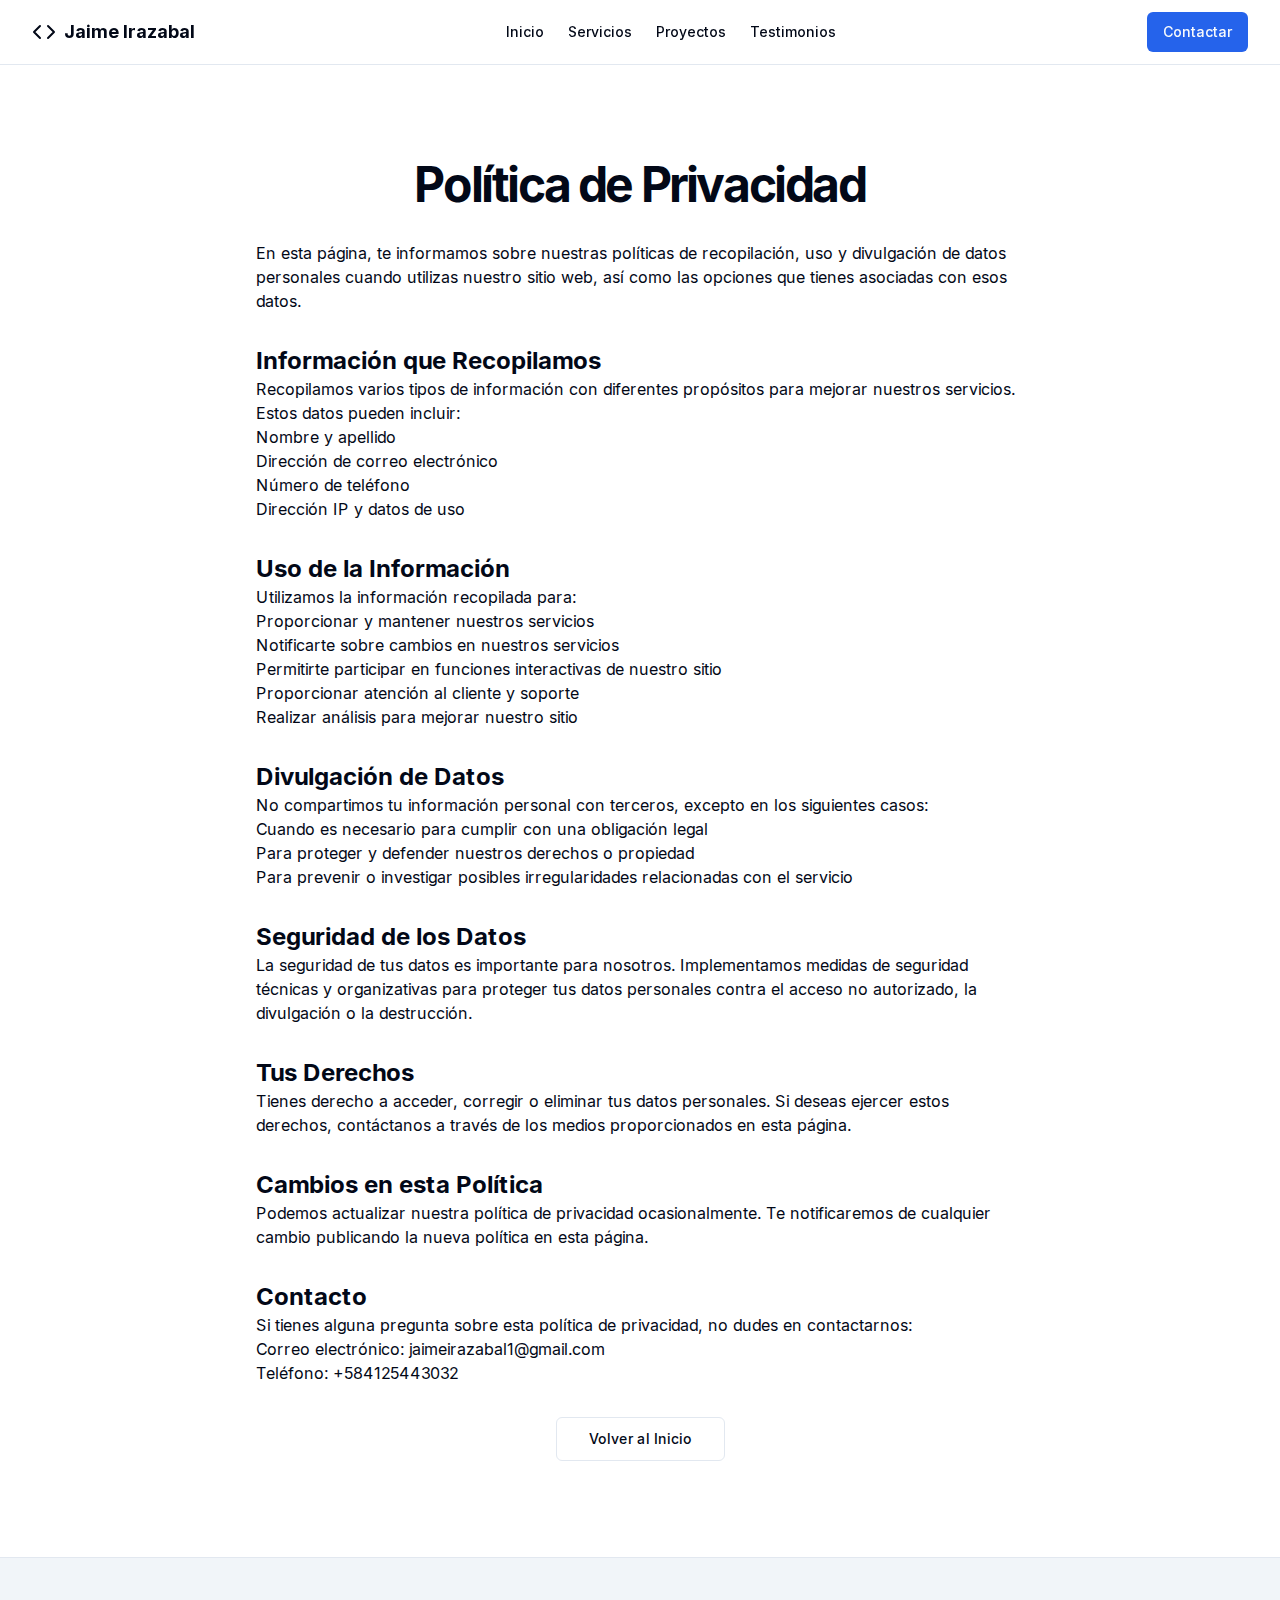
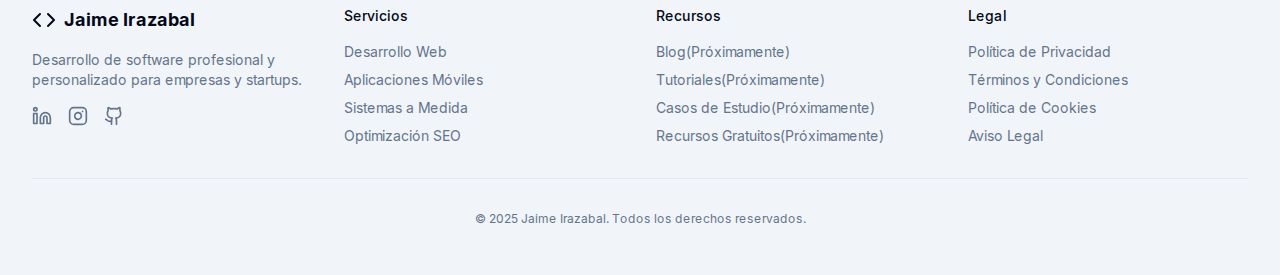
<file: privacidad.html>
<!DOCTYPE html><html lang="es" class="scroll-smooth"><head><meta charSet="utf-8"/><meta name="viewport" content="width=device-width, initial-scale=1"/><link rel="preload" href="/_next/static/media/a34f9d1faa5f3315-s.p.woff2" as="font" crossorigin="" type="font/woff2"/><link rel="stylesheet" href="/_next/static/css/a7fba81c95c8b007.css" data-precedence="next"/><link rel="preload" as="script" fetchPriority="low" href="/_next/static/chunks/webpack-41a9ee0a1d65a3d2.js"/><script src="/_next/static/chunks/fd9d1056-b88f8a4cc02eef8b.js" async=""></script><script src="/_next/static/chunks/117-6c239e88e298251c.js" async=""></script><script src="/_next/static/chunks/main-app-d2ba3c0e27efc291.js" async=""></script><script src="/_next/static/chunks/972-edd2ee9795e590ec.js" async=""></script><script src="/_next/static/chunks/app/privacidad/page-e9b05ec2961f17cb.js" async=""></script><script src="/_next/static/chunks/688-c6195a3f85af774f.js" async=""></script><script src="/_next/static/chunks/app/layout-4ac8ca433e8e21ef.js" async=""></script><title>Desarrollador de Software Freelance | Servicios Profesionales</title><meta name="description" content="Servicios profesionales de desarrollo de software a medida. Especialista en desarrollo web, aplicaciones móviles y sistemas personalizados para empresas y startups."/><meta name="author" content="Jaime Irazabal"/><meta name="generator" content="v0.dev"/><meta name="keywords" content="desarrollador freelance,desarrollo de software,desarrollo web,aplicaciones móviles,sistemas a medida,programador freelance"/><meta name="creator" content="Jaime Irazabal"/><link rel="canonical" href="https://www.tudominio.com"/><meta property="og:title" content="Desarrollador de Software Freelance | Servicios Profesionales"/><meta property="og:description" content="Servicios profesionales de desarrollo de software a medida. Especialista en desarrollo web, aplicaciones móviles y sistemas personalizados."/><meta property="og:url" content="jaimeirazabal1.github.io/"/><meta property="og:site_name" content="Jaime Irazabal - Desarrollador de Software"/><meta property="og:locale" content="es_ES"/><meta property="og:image" content="http://localhost:3000/jaimeirazabal1.github.io/og-image.jpg"/><meta property="og:image:width" content="1200"/><meta property="og:image:height" content="630"/><meta property="og:image:alt" content="Jaime Irazabal - Desarrollador de Software"/><meta property="og:type" content="website"/><meta name="twitter:card" content="summary_large_image"/><meta name="twitter:creator" content="@tuusuario"/><meta name="twitter:title" content="Desarrollador de Software Freelance | Servicios Profesionales"/><meta name="twitter:description" content="Servicios profesionales de desarrollo de software a medida. Especialista en desarrollo web, aplicaciones móviles y sistemas personalizados."/><meta name="twitter:image" content="http://localhost:3000/jaimeirazabal1.github.io/twitter-image.jpg"/><meta name="next-size-adjust"/><script src="/_next/static/chunks/polyfills-42372ed130431b0a.js" noModule=""></script></head><body class="__className_d65c78"><header class="sticky top-0 z-50 w-full border-b bg-background/95 backdrop-blur supports-[backdrop-filter]:bg-background/60"><div class="container flex h-16 items-center justify-between"><a class="flex items-center gap-2" href="/"><svg xmlns="http://www.w3.org/2000/svg" width="24" height="24" viewBox="0 0 24 24" fill="none" stroke="currentColor" stroke-width="2" stroke-linecap="round" stroke-linejoin="round" class="lucide lucide-code h-6 w-6"><polyline points="16 18 22 12 16 6"></polyline><polyline points="8 6 2 12 8 18"></polyline></svg><span class="text-lg font-bold">Jaime Irazabal</span></a><nav class="hidden md:flex gap-6"><a class="text-sm font-medium hover:text-primary" href="/">Inicio</a><a class="text-sm font-medium hover:text-primary" href="#servicios">Servicios</a><a class="text-sm font-medium hover:text-primary" href="#proyectos">Proyectos</a><a class="text-sm font-medium hover:text-primary" href="#testimonios">Testimonios</a></nav><div class="hidden md:flex"><a href="#contacto"><button class="inline-flex items-center justify-center gap-2 whitespace-nowrap rounded-md text-sm font-medium ring-offset-background transition-colors focus-visible:outline-none focus-visible:ring-2 focus-visible:ring-ring focus-visible:ring-offset-2 disabled:pointer-events-none disabled:opacity-50 [&amp;_svg]:pointer-events-none [&amp;_svg]:size-4 [&amp;_svg]:shrink-0 bg-primary text-primary-foreground hover:bg-primary/90 h-10 px-4 py-2">Contactar</button></a></div><button class="md:hidden" aria-label="Abrir menú"><svg xmlns="http://www.w3.org/2000/svg" width="24" height="24" viewBox="0 0 24 24" fill="none" stroke="currentColor" stroke-width="2" stroke-linecap="round" stroke-linejoin="round" class="lucide lucide-menu h-6 w-6"><line x1="4" x2="20" y1="12" y2="12"></line><line x1="4" x2="20" y1="6" y2="6"></line><line x1="4" x2="20" y1="18" y2="18"></line></svg></button></div></header><main><div class="container mx-auto px-4 py-16 md:py-24"><div class="max-w-3xl mx-auto"><h1 class="text-3xl font-bold tracking-tighter sm:text-4xl md:text-5xl text-center mb-8">Política de Privacidad</h1><div class="prose prose-lg prose-primary dark:prose-invert"><p>En esta página, te informamos sobre nuestras políticas de recopilación, uso y divulgación de datos personales cuando utilizas nuestro sitio web, así como las opciones que tienes asociadas con esos datos.</p><h2 class="text-2xl font-bold mt-8">Información que Recopilamos</h2><p>Recopilamos varios tipos de información con diferentes propósitos para mejorar nuestros servicios. Estos datos pueden incluir:</p><ul><li>Nombre y apellido</li><li>Dirección de correo electrónico</li><li>Número de teléfono</li><li>Dirección IP y datos de uso</li></ul><h2 class="text-2xl font-bold mt-8">Uso de la Información</h2><p>Utilizamos la información recopilada para:</p><ul><li>Proporcionar y mantener nuestros servicios</li><li>Notificarte sobre cambios en nuestros servicios</li><li>Permitirte participar en funciones interactivas de nuestro sitio</li><li>Proporcionar atención al cliente y soporte</li><li>Realizar análisis para mejorar nuestro sitio</li></ul><h2 class="text-2xl font-bold mt-8">Divulgación de Datos</h2><p>No compartimos tu información personal con terceros, excepto en los siguientes casos:</p><ul><li>Cuando es necesario para cumplir con una obligación legal</li><li>Para proteger y defender nuestros derechos o propiedad</li><li>Para prevenir o investigar posibles irregularidades relacionadas con el servicio</li></ul><h2 class="text-2xl font-bold mt-8">Seguridad de los Datos</h2><p>La seguridad de tus datos es importante para nosotros. Implementamos medidas de seguridad técnicas y organizativas para proteger tus datos personales contra el acceso no autorizado, la divulgación o la destrucción.</p><h2 class="text-2xl font-bold mt-8">Tus Derechos</h2><p>Tienes derecho a acceder, corregir o eliminar tus datos personales. Si deseas ejercer estos derechos, contáctanos a través de los medios proporcionados en esta página.</p><h2 class="text-2xl font-bold mt-8">Cambios en esta Política</h2><p>Podemos actualizar nuestra política de privacidad ocasionalmente. Te notificaremos de cualquier cambio publicando la nueva política en esta página.</p><h2 class="text-2xl font-bold mt-8">Contacto</h2><p>Si tienes alguna pregunta sobre esta política de privacidad, no dudes en contactarnos:</p><ul><li>Correo electrónico: jaimeirazabal1@gmail.com</li><li>Teléfono: +584125443032</li></ul><div class="mt-8 text-center"><a href="/"><button class="inline-flex items-center justify-center gap-2 whitespace-nowrap text-sm font-medium ring-offset-background transition-colors focus-visible:outline-none focus-visible:ring-2 focus-visible:ring-ring focus-visible:ring-offset-2 disabled:pointer-events-none disabled:opacity-50 [&amp;_svg]:pointer-events-none [&amp;_svg]:size-4 [&amp;_svg]:shrink-0 border border-input bg-background hover:bg-accent hover:text-accent-foreground h-11 rounded-md px-8">Volver al Inicio</button></a></div></div></div></div></main><footer class="border-t bg-muted"><div class="container py-12"><div class="grid gap-8 sm:grid-cols-2 md:grid-cols-4"><div class="space-y-4"><a class="flex items-center gap-2" href="/"><svg xmlns="http://www.w3.org/2000/svg" width="24" height="24" viewBox="0 0 24 24" fill="none" stroke="currentColor" stroke-width="2" stroke-linecap="round" stroke-linejoin="round" class="lucide lucide-code h-6 w-6"><polyline points="16 18 22 12 16 6"></polyline><polyline points="8 6 2 12 8 18"></polyline></svg><span class="text-lg font-bold">Jaime Irazabal</span></a><p class="text-sm text-muted-foreground">Desarrollo de software profesional y personalizado para empresas y startups.</p><div class="flex items-center gap-4"><a target="_blank" rel="noopener noreferrer" aria-label="LinkedIn" href="https://linkedin.com/"><svg xmlns="http://www.w3.org/2000/svg" width="24" height="24" viewBox="0 0 24 24" fill="none" stroke="currentColor" stroke-width="2" stroke-linecap="round" stroke-linejoin="round" class="lucide lucide-linkedin h-5 w-5 text-muted-foreground hover:text-primary"><path d="M16 8a6 6 0 0 1 6 6v7h-4v-7a2 2 0 0 0-2-2 2 2 0 0 0-2 2v7h-4v-7a6 6 0 0 1 6-6z"></path><rect width="4" height="12" x="2" y="9"></rect><circle cx="4" cy="4" r="2"></circle></svg></a><a target="_blank" rel="noopener noreferrer" aria-label="Instagram" href="https://www.instagram.com/vnz.dev"><svg xmlns="http://www.w3.org/2000/svg" width="24" height="24" viewBox="0 0 24 24" fill="none" stroke="currentColor" stroke-width="2" stroke-linecap="round" stroke-linejoin="round" class="lucide lucide-instagram h-5 w-5 text-muted-foreground hover:text-primary"><rect width="20" height="20" x="2" y="2" rx="5" ry="5"></rect><path d="M16 11.37A4 4 0 1 1 12.63 8 4 4 0 0 1 16 11.37z"></path><line x1="17.5" x2="17.51" y1="6.5" y2="6.5"></line></svg></a><a target="_blank" rel="noopener noreferrer" aria-label="GitHub" href="https://github.com/jaimeirazabal1"><svg xmlns="http://www.w3.org/2000/svg" width="24" height="24" viewBox="0 0 24 24" fill="none" stroke="currentColor" stroke-width="2" stroke-linecap="round" stroke-linejoin="round" class="lucide lucide-github h-5 w-5 text-muted-foreground hover:text-primary"><path d="M15 22v-4a4.8 4.8 0 0 0-1-3.5c3 0 6-2 6-5.5.08-1.25-.27-2.48-1-3.5.28-1.15.28-2.35 0-3.5 0 0-1 0-3 1.5-2.64-.5-5.36-.5-8 0C6 2 5 2 5 2c-.3 1.15-.3 2.35 0 3.5A5.403 5.403 0 0 0 4 9c0 3.5 3 5.5 6 5.5-.39.49-.68 1.05-.85 1.65-.17.6-.22 1.23-.15 1.85v4"></path><path d="M9 18c-4.51 2-5-2-7-2"></path></svg></a></div></div><div class="space-y-4"><h3 class="text-sm font-medium">Servicios</h3><ul class="space-y-2 text-sm"><li><a class="text-muted-foreground hover:text-primary" href="#">Desarrollo Web</a></li><li><a class="text-muted-foreground hover:text-primary" href="#">Aplicaciones Móviles</a></li><li><a class="text-muted-foreground hover:text-primary" href="#">Sistemas a Medida</a></li><li><a class="text-muted-foreground hover:text-primary" href="#">Optimización SEO</a></li></ul></div><div class="space-y-4"><h3 class="text-sm font-medium">Recursos</h3><ul class="space-y-2 text-sm"><li><a class="text-muted-foreground hover:text-primary" href="/blog">Blog(Próximamente)</a></li><li><a class="text-muted-foreground hover:text-primary" href="#">Tutoriales(Próximamente)</a></li><li><a class="text-muted-foreground hover:text-primary" href="#">Casos de Estudio(Próximamente)</a></li><li><a class="text-muted-foreground hover:text-primary" href="#">Recursos Gratuitos(Próximamente)</a></li></ul></div><div class="space-y-4"><h3 class="text-sm font-medium">Legal</h3><ul class="space-y-2 text-sm"><li><a class="text-muted-foreground hover:text-primary" href="/privacidad">Política de Privacidad</a></li><li><a class="text-muted-foreground hover:text-primary" href="/terminos">Términos y Condiciones</a></li><li><a class="text-muted-foreground hover:text-primary" href="/cookies">Política de Cookies</a></li><li><a class="text-muted-foreground hover:text-primary" href="/aviso-legal">Aviso Legal</a></li></ul></div></div><div class="mt-8 border-t pt-8 text-center"><p class="text-xs text-muted-foreground">© <!-- -->2025<!-- --> Jaime Irazabal. Todos los derechos reservados.</p></div></div></footer><script src="/_next/static/chunks/webpack-41a9ee0a1d65a3d2.js" async=""></script><script>(self.__next_f=self.__next_f||[]).push([0]);self.__next_f.push([2,null])</script><script>self.__next_f.push([1,"1:HL[\"/_next/static/media/a34f9d1faa5f3315-s.p.woff2\",\"font\",{\"crossOrigin\":\"\",\"type\":\"font/woff2\"}]\n2:HL[\"/_next/static/css/a7fba81c95c8b007.css\",\"style\"]\n"])</script><script>self.__next_f.push([1,"3:I[2846,[],\"\"]\n5:I[2972,[\"972\",\"static/chunks/972-edd2ee9795e590ec.js\",\"908\",\"static/chunks/app/privacidad/page-e9b05ec2961f17cb.js\"],\"\"]\n6:I[4707,[],\"\"]\n7:I[6423,[],\"\"]\n8:I[2960,[\"972\",\"static/chunks/972-edd2ee9795e590ec.js\",\"688\",\"static/chunks/688-c6195a3f85af774f.js\",\"185\",\"static/chunks/app/layout-4ac8ca433e8e21ef.js\"],\"Header\"]\na:I[1060,[],\"\"]\nb:[]\n"])</script><script>self.__next_f.push([1,"0:[\"$\",\"$L3\",null,{\"buildId\":\"ifveY2TDDRTyJafsSwt0Q\",\"assetPrefix\":\"\",\"urlParts\":[\"\",\"privacidad\"],\"initialTree\":[\"\",{\"children\":[\"privacidad\",{\"children\":[\"__PAGE__\",{}]}]},\"$undefined\",\"$undefined\",true],\"initialSeedData\":[\"\",{\"children\":[\"privacidad\",{\"children\":[\"__PAGE__\",{},[[\"$L4\",[\"$\",\"div\",null,{\"className\":\"container mx-auto px-4 py-16 md:py-24\",\"children\":[\"$\",\"div\",null,{\"className\":\"max-w-3xl mx-auto\",\"children\":[[\"$\",\"h1\",null,{\"className\":\"text-3xl font-bold tracking-tighter sm:text-4xl md:text-5xl text-center mb-8\",\"children\":\"Política de Privacidad\"}],[\"$\",\"div\",null,{\"className\":\"prose prose-lg prose-primary dark:prose-invert\",\"children\":[[\"$\",\"p\",null,{\"children\":\"En esta página, te informamos sobre nuestras políticas de recopilación, uso y divulgación de datos personales cuando utilizas nuestro sitio web, así como las opciones que tienes asociadas con esos datos.\"}],[\"$\",\"h2\",null,{\"className\":\"text-2xl font-bold mt-8\",\"children\":\"Información que Recopilamos\"}],[\"$\",\"p\",null,{\"children\":\"Recopilamos varios tipos de información con diferentes propósitos para mejorar nuestros servicios. Estos datos pueden incluir:\"}],[\"$\",\"ul\",null,{\"children\":[[\"$\",\"li\",null,{\"children\":\"Nombre y apellido\"}],[\"$\",\"li\",null,{\"children\":\"Dirección de correo electrónico\"}],[\"$\",\"li\",null,{\"children\":\"Número de teléfono\"}],[\"$\",\"li\",null,{\"children\":\"Dirección IP y datos de uso\"}]]}],[\"$\",\"h2\",null,{\"className\":\"text-2xl font-bold mt-8\",\"children\":\"Uso de la Información\"}],[\"$\",\"p\",null,{\"children\":\"Utilizamos la información recopilada para:\"}],[\"$\",\"ul\",null,{\"children\":[[\"$\",\"li\",null,{\"children\":\"Proporcionar y mantener nuestros servicios\"}],[\"$\",\"li\",null,{\"children\":\"Notificarte sobre cambios en nuestros servicios\"}],[\"$\",\"li\",null,{\"children\":\"Permitirte participar en funciones interactivas de nuestro sitio\"}],[\"$\",\"li\",null,{\"children\":\"Proporcionar atención al cliente y soporte\"}],[\"$\",\"li\",null,{\"children\":\"Realizar análisis para mejorar nuestro sitio\"}]]}],[\"$\",\"h2\",null,{\"className\":\"text-2xl font-bold mt-8\",\"children\":\"Divulgación de Datos\"}],[\"$\",\"p\",null,{\"children\":\"No compartimos tu información personal con terceros, excepto en los siguientes casos:\"}],[\"$\",\"ul\",null,{\"children\":[[\"$\",\"li\",null,{\"children\":\"Cuando es necesario para cumplir con una obligación legal\"}],[\"$\",\"li\",null,{\"children\":\"Para proteger y defender nuestros derechos o propiedad\"}],[\"$\",\"li\",null,{\"children\":\"Para prevenir o investigar posibles irregularidades relacionadas con el servicio\"}]]}],[\"$\",\"h2\",null,{\"className\":\"text-2xl font-bold mt-8\",\"children\":\"Seguridad de los Datos\"}],[\"$\",\"p\",null,{\"children\":\"La seguridad de tus datos es importante para nosotros. Implementamos medidas de seguridad técnicas y organizativas para proteger tus datos personales contra el acceso no autorizado, la divulgación o la destrucción.\"}],[\"$\",\"h2\",null,{\"className\":\"text-2xl font-bold mt-8\",\"children\":\"Tus Derechos\"}],[\"$\",\"p\",null,{\"children\":\"Tienes derecho a acceder, corregir o eliminar tus datos personales. Si deseas ejercer estos derechos, contáctanos a través de los medios proporcionados en esta página.\"}],[\"$\",\"h2\",null,{\"className\":\"text-2xl font-bold mt-8\",\"children\":\"Cambios en esta Política\"}],[\"$\",\"p\",null,{\"children\":\"Podemos actualizar nuestra política de privacidad ocasionalmente. Te notificaremos de cualquier cambio publicando la nueva política en esta página.\"}],[\"$\",\"h2\",null,{\"className\":\"text-2xl font-bold mt-8\",\"children\":\"Contacto\"}],[\"$\",\"p\",null,{\"children\":\"Si tienes alguna pregunta sobre esta política de privacidad, no dudes en contactarnos:\"}],[\"$\",\"ul\",null,{\"children\":[[\"$\",\"li\",null,{\"children\":\"Correo electrónico: jaimeirazabal1@gmail.com\"}],[\"$\",\"li\",null,{\"children\":\"Teléfono: +584125443032\"}]]}],[\"$\",\"div\",null,{\"className\":\"mt-8 text-center\",\"children\":[\"$\",\"$L5\",null,{\"href\":\"/\",\"children\":[\"$\",\"button\",null,{\"className\":\"inline-flex items-center justify-center gap-2 whitespace-nowrap text-sm font-medium ring-offset-background transition-colors focus-visible:outline-none focus-visible:ring-2 focus-visible:ring-ring focus-visible:ring-offset-2 disabled:pointer-events-none disabled:opacity-50 [\u0026_svg]:pointer-events-none [\u0026_svg]:size-4 [\u0026_svg]:shrink-0 border border-input bg-background hover:bg-accent hover:text-accent-foreground h-11 rounded-md px-8\",\"children\":\"Volver al Inicio\"}]}]}]]}]]}]}],null],null],null]},[null,[\"$\",\"$L6\",null,{\"parallelRouterKey\":\"children\",\"segmentPath\":[\"children\",\"privacidad\",\"children\"],\"error\":\"$undefined\",\"errorStyles\":\"$undefined\",\"errorScripts\":\"$undefined\",\"template\":[\"$\",\"$L7\",null,{}],\"templateStyles\":\"$undefined\",\"templateScripts\":\"$undefined\",\"notFound\":\"$undefined\",\"notFoundStyles\":\"$undefined\"}]],null]},[[[[\"$\",\"link\",\"0\",{\"rel\":\"stylesheet\",\"href\":\"/_next/static/css/a7fba81c95c8b007.css\",\"precedence\":\"next\",\"crossOrigin\":\"$undefined\"}]],[\"$\",\"html\",null,{\"lang\":\"es\",\"className\":\"scroll-smooth\",\"children\":[\"$\",\"body\",null,{\"className\":\"__className_d65c78\",\"children\":[[\"$\",\"$L8\",null,{}],[\"$\",\"main\",null,{\"children\":[\"$\",\"$L6\",null,{\"parallelRouterKey\":\"children\",\"segmentPath\":[\"children\"],\"error\":\"$undefined\",\"errorStyles\":\"$undefined\",\"errorScripts\":\"$undefined\",\"template\":[\"$\",\"$L7\",null,{}],\"templateStyles\":\"$undefined\",\"templateScripts\":\"$undefined\",\"notFound\":[[\"$\",\"title\",null,{\"children\":\"404: This page could not be found.\"}],[\"$\",\"div\",null,{\"style\":{\"fontFamily\":\"system-ui,\\\"Segoe UI\\\",Roboto,Helvetica,Arial,sans-serif,\\\"Apple Color Emoji\\\",\\\"Segoe UI Emoji\\\"\",\"height\":\"100vh\",\"textAlign\":\"center\",\"display\":\"flex\",\"flexDirection\":\"column\",\"alignItems\":\"center\",\"justifyContent\":\"center\"},\"children\":[\"$\",\"div\",null,{\"children\":[[\"$\",\"style\",null,{\"dangerouslySetInnerHTML\":{\"__html\":\"body{color:#000;background:#fff;margin:0}.next-error-h1{border-right:1px solid rgba(0,0,0,.3)}@media (prefers-color-scheme:dark){body{color:#fff;background:#000}.next-error-h1{border-right:1px solid rgba(255,255,255,.3)}}\"}}],[\"$\",\"h1\",null,{\"className\":\"next-error-h1\",\"style\":{\"display\":\"inline-block\",\"margin\":\"0 20px 0 0\",\"padding\":\"0 23px 0 0\",\"fontSize\":24,\"fontWeight\":500,\"verticalAlign\":\"top\",\"lineHeight\":\"49px\"},\"children\":\"404\"}],[\"$\",\"div\",null,{\"style\":{\"display\":\"inline-block\"},\"children\":[\"$\",\"h2\",null,{\"style\":{\"fontSize\":14,\"fontWeight\":400,\"lineHeight\":\"49px\",\"margin\":0},\"children\":\"This page could not be found.\"}]}]]}]}]],\"notFoundStyles\":[]}]}],[\"$\",\"footer\",null,{\"className\":\"border-t bg-muted\",\"children\":[\"$\",\"div\",null,{\"className\":\"container py-12\",\"children\":[[\"$\",\"div\",null,{\"className\":\"grid gap-8 sm:grid-cols-2 md:grid-cols-4\",\"children\":[[\"$\",\"div\",null,{\"className\":\"space-y-4\",\"children\":[[\"$\",\"$L5\",null,{\"href\":\"/\",\"className\":\"flex items-center gap-2\",\"children\":[[\"$\",\"svg\",null,{\"xmlns\":\"http://www.w3.org/2000/svg\",\"width\":24,\"height\":24,\"viewBox\":\"0 0 24 24\",\"fill\":\"none\",\"stroke\":\"currentColor\",\"strokeWidth\":2,\"strokeLinecap\":\"round\",\"strokeLinejoin\":\"round\",\"className\":\"lucide lucide-code h-6 w-6\",\"children\":[[\"$\",\"polyline\",\"z7tu5w\",{\"points\":\"16 18 22 12 16 6\"}],[\"$\",\"polyline\",\"1eg1df\",{\"points\":\"8 6 2 12 8 18\"}],\"$undefined\"]}],[\"$\",\"span\",null,{\"className\":\"text-lg font-bold\",\"children\":\"Jaime Irazabal\"}]]}],[\"$\",\"p\",null,{\"className\":\"text-sm text-muted-foreground\",\"children\":\"Desarrollo de software profesional y personalizado para empresas y startups.\"}],[\"$\",\"div\",null,{\"className\":\"flex items-center gap-4\",\"children\":[[\"$\",\"$L5\",null,{\"href\":\"https://linkedin.com/\",\"target\":\"_blank\",\"rel\":\"noopener noreferrer\",\"aria-label\":\"LinkedIn\",\"children\":[\"$\",\"svg\",null,{\"xmlns\":\"http://www.w3.org/2000/svg\",\"width\":24,\"height\":24,\"viewBox\":\"0 0 24 24\",\"fill\":\"none\",\"stroke\":\"currentColor\",\"strokeWidth\":2,\"strokeLinecap\":\"round\",\"strokeLinejoin\":\"round\",\"className\":\"lucide lucide-linkedin h-5 w-5 text-muted-foreground hover:text-primary\",\"children\":[[\"$\",\"path\",\"c2jq9f\",{\"d\":\"M16 8a6 6 0 0 1 6 6v7h-4v-7a2 2 0 0 0-2-2 2 2 0 0 0-2 2v7h-4v-7a6 6 0 0 1 6-6z\"}],[\"$\",\"rect\",\"mk3on5\",{\"width\":\"4\",\"height\":\"12\",\"x\":\"2\",\"y\":\"9\"}],[\"$\",\"circle\",\"bt5ra8\",{\"cx\":\"4\",\"cy\":\"4\",\"r\":\"2\"}],\"$undefined\"]}]}],[\"$\",\"$L5\",null,{\"href\":\"https://www.instagram.com/vnz.dev\",\"target\":\"_blank\",\"rel\":\"noopener noreferrer\",\"aria-label\":\"Instagram\",\"children\":[\"$\",\"svg\",null,{\"xmlns\":\"http://www.w3.org/2000/svg\",\"width\":24,\"height\":24,\"viewBox\":\"0 0 24 24\",\"fill\":\"none\",\"stroke\":\"currentColor\",\"strokeWidth\":2,\"strokeLinecap\":\"round\",\"strokeLinejoin\":\"round\",\"className\":\"lucide lucide-instagram h-5 w-5 text-muted-foreground hover:text-primary\",\"children\":[[\"$\",\"rect\",\"2e1cvw\",{\"width\":\"20\",\"height\":\"20\",\"x\":\"2\",\"y\":\"2\",\"rx\":\"5\",\"ry\":\"5\"}],[\"$\",\"path\",\"9exkf1\",{\"d\":\"M16 11.37A4 4 0 1 1 12.63 8 4 4 0 0 1 16 11.37z\"}],[\"$\",\"line\",\"r4j83e\",{\"x1\":\"17.5\",\"x2\":\"17.51\",\"y1\":\"6.5\",\"y2\":\"6.5\"}],\"$undefined\"]}]}],[\"$\",\"$L5\",null,{\"href\":\"https://github.com/jaimeirazabal1\",\"target\":\"_blank\",\"rel\":\"noopener noreferrer\",\"aria-label\":\"GitHub\",\"children\":[\"$\",\"svg\",null,{\"xmlns\":\"http://www.w3.org/2000/svg\",\"width\":24,\"height\":24,\"viewBox\":\"0 0 24 24\",\"fill\":\"none\",\"stroke\":\"currentColor\",\"strokeWidth\":2,\"strokeLinecap\":\"round\",\"strokeLinejoin\":\"round\",\"className\":\"lucide lucide-github h-5 w-5 text-muted-foreground hover:text-primary\",\"children\":[[\"$\",\"path\",\"tonef\",{\"d\":\"M15 22v-4a4.8 4.8 0 0 0-1-3.5c3 0 6-2 6-5.5.08-1.25-.27-2.48-1-3.5.28-1.15.28-2.35 0-3.5 0 0-1 0-3 1.5-2.64-.5-5.36-.5-8 0C6 2 5 2 5 2c-.3 1.15-.3 2.35 0 3.5A5.403 5.403 0 0 0 4 9c0 3.5 3 5.5 6 5.5-.39.49-.68 1.05-.85 1.65-.17.6-.22 1.23-.15 1.85v4\"}],[\"$\",\"path\",\"9comsn\",{\"d\":\"M9 18c-4.51 2-5-2-7-2\"}],\"$undefined\"]}]}]]}]]}],[\"$\",\"div\",null,{\"className\":\"space-y-4\",\"children\":[[\"$\",\"h3\",null,{\"className\":\"text-sm font-medium\",\"children\":\"Servicios\"}],[\"$\",\"ul\",null,{\"className\":\"space-y-2 text-sm\",\"children\":[[\"$\",\"li\",null,{\"children\":[\"$\",\"$L5\",null,{\"href\":\"#\",\"className\":\"text-muted-foreground hover:text-primary\",\"children\":\"Desarrollo Web\"}]}],[\"$\",\"li\",null,{\"children\":[\"$\",\"$L5\",null,{\"href\":\"#\",\"className\":\"text-muted-foreground hover:text-primary\",\"children\":\"Aplicaciones Móviles\"}]}],[\"$\",\"li\",null,{\"children\":[\"$\",\"$L5\",null,{\"href\":\"#\",\"className\":\"text-muted-foreground hover:text-primary\",\"children\":\"Sistemas a Medida\"}]}],[\"$\",\"li\",null,{\"children\":[\"$\",\"$L5\",null,{\"href\":\"#\",\"className\":\"text-muted-foreground hover:text-primary\",\"children\":\"Optimización SEO\"}]}]]}]]}],[\"$\",\"div\",null,{\"className\":\"space-y-4\",\"children\":[[\"$\",\"h3\",null,{\"className\":\"text-sm font-medium\",\"children\":\"Recursos\"}],[\"$\",\"ul\",null,{\"className\":\"space-y-2 text-sm\",\"children\":[[\"$\",\"li\",null,{\"children\":[\"$\",\"$L5\",null,{\"href\":\"/blog\",\"className\":\"text-muted-foreground hover:text-primary\",\"children\":\"Blog(Próximamente)\"}]}],[\"$\",\"li\",null,{\"children\":[\"$\",\"$L5\",null,{\"href\":\"#\",\"className\":\"text-muted-foreground hover:text-primary\",\"children\":\"Tutoriales(Próximamente)\"}]}],[\"$\",\"li\",null,{\"children\":[\"$\",\"$L5\",null,{\"href\":\"#\",\"className\":\"text-muted-foreground hover:text-primary\",\"children\":\"Casos de Estudio(Próximamente)\"}]}],[\"$\",\"li\",null,{\"children\":[\"$\",\"$L5\",null,{\"href\":\"#\",\"className\":\"text-muted-foreground hover:text-primary\",\"children\":\"Recursos Gratuitos(Próximamente)\"}]}]]}]]}],[\"$\",\"div\",null,{\"className\":\"space-y-4\",\"children\":[[\"$\",\"h3\",null,{\"className\":\"text-sm font-medium\",\"children\":\"Legal\"}],[\"$\",\"ul\",null,{\"className\":\"space-y-2 text-sm\",\"children\":[[\"$\",\"li\",null,{\"children\":[\"$\",\"$L5\",null,{\"href\":\"/privacidad\",\"className\":\"text-muted-foreground hover:text-primary\",\"children\":\"Política de Privacidad\"}]}],[\"$\",\"li\",null,{\"children\":[\"$\",\"$L5\",null,{\"href\":\"/terminos\",\"className\":\"text-muted-foreground hover:text-primary\",\"children\":\"Términos y Condiciones\"}]}],[\"$\",\"li\",null,{\"children\":[\"$\",\"$L5\",null,{\"href\":\"/cookies\",\"className\":\"text-muted-foreground hover:text-primary\",\"children\":\"Política de Cookies\"}]}],[\"$\",\"li\",null,{\"children\":[\"$\",\"$L5\",null,{\"href\":\"/aviso-legal\",\"className\":\"text-muted-foreground hover:text-primary\",\"children\":\"Aviso Legal\"}]}]]}]]}]]}],[\"$\",\"div\",null,{\"className\":\"mt-8 border-t pt-8 text-center\",\"children\":[\"$\",\"p\",null,{\"className\":\"text-xs text-muted-foreground\",\"children\":[\"© \",2025,\" Jaime Irazabal. Todos los derechos reservados.\"]}]}]]}]}]]}]}]],null],null],\"couldBeIntercepted\":false,\"initialHead\":[null,\"$L9\"],\"globalErrorComponent\":\"$a\",\"missingSlots\":\"$Wb\"}]\n"])</script><script>self.__next_f.push([1,"9:[[\"$\",\"meta\",\"0\",{\"name\":\"viewport\",\"content\":\"width=device-width, initial-scale=1\"}],[\"$\",\"meta\",\"1\",{\"charSet\":\"utf-8\"}],[\"$\",\"title\",\"2\",{\"children\":\"Desarrollador de Software Freelance | Servicios Profesionales\"}],[\"$\",\"meta\",\"3\",{\"name\":\"description\",\"content\":\"Servicios profesionales de desarrollo de software a medida. Especialista en desarrollo web, aplicaciones móviles y sistemas personalizados para empresas y startups.\"}],[\"$\",\"meta\",\"4\",{\"name\":\"author\",\"content\":\"Jaime Irazabal\"}],[\"$\",\"meta\",\"5\",{\"name\":\"generator\",\"content\":\"v0.dev\"}],[\"$\",\"meta\",\"6\",{\"name\":\"keywords\",\"content\":\"desarrollador freelance,desarrollo de software,desarrollo web,aplicaciones móviles,sistemas a medida,programador freelance\"}],[\"$\",\"meta\",\"7\",{\"name\":\"creator\",\"content\":\"Jaime Irazabal\"}],[\"$\",\"link\",\"8\",{\"rel\":\"canonical\",\"href\":\"https://www.tudominio.com\"}],[\"$\",\"meta\",\"9\",{\"property\":\"og:title\",\"content\":\"Desarrollador de Software Freelance | Servicios Profesionales\"}],[\"$\",\"meta\",\"10\",{\"property\":\"og:description\",\"content\":\"Servicios profesionales de desarrollo de software a medida. Especialista en desarrollo web, aplicaciones móviles y sistemas personalizados.\"}],[\"$\",\"meta\",\"11\",{\"property\":\"og:url\",\"content\":\"jaimeirazabal1.github.io/\"}],[\"$\",\"meta\",\"12\",{\"property\":\"og:site_name\",\"content\":\"Jaime Irazabal - Desarrollador de Software\"}],[\"$\",\"meta\",\"13\",{\"property\":\"og:locale\",\"content\":\"es_ES\"}],[\"$\",\"meta\",\"14\",{\"property\":\"og:image\",\"content\":\"http://localhost:3000/jaimeirazabal1.github.io/og-image.jpg\"}],[\"$\",\"meta\",\"15\",{\"property\":\"og:image:width\",\"content\":\"1200\"}],[\"$\",\"meta\",\"16\",{\"property\":\"og:image:height\",\"content\":\"630\"}],[\"$\",\"meta\",\"17\",{\"property\":\"og:image:alt\",\"content\":\"Jaime Irazabal - Desarrollador de Software\"}],[\"$\",\"meta\",\"18\",{\"property\":\"og:type\",\"content\":\"website\"}],[\"$\",\"meta\",\"19\",{\"name\":\"twitter:card\",\"content\":\"summary_large_image\"}],[\"$\",\"meta\",\"20\",{\"name\":\"twitter:creator\",\"content\":\"@tuusuario\"}],[\"$\",\"meta\",\"21\",{\"name\":\"twitter:title\",\"content\":\"Desarrollador de Software Freelance | Servicios Profesionales\"}],[\"$\",\"meta\",\"22\",{\"name\":\"twitter:description\",\"content\":\"Servicios profesionales de desarrollo de software a medida. Especialista en desarrollo web, aplicaciones móviles y sistemas personalizados.\"}],[\"$\",\"meta\",\"23\",{\"name\":\"twitter:image\",\"content\":\"http://localhost:3000/jaimeirazabal1.github.io/twitter-image.jpg\"}],[\"$\",\"meta\",\"24\",{\"name\":\"next-size-adjust\"}]]\n"])</script><script>self.__next_f.push([1,"4:null\n"])</script></body></html>
</file>
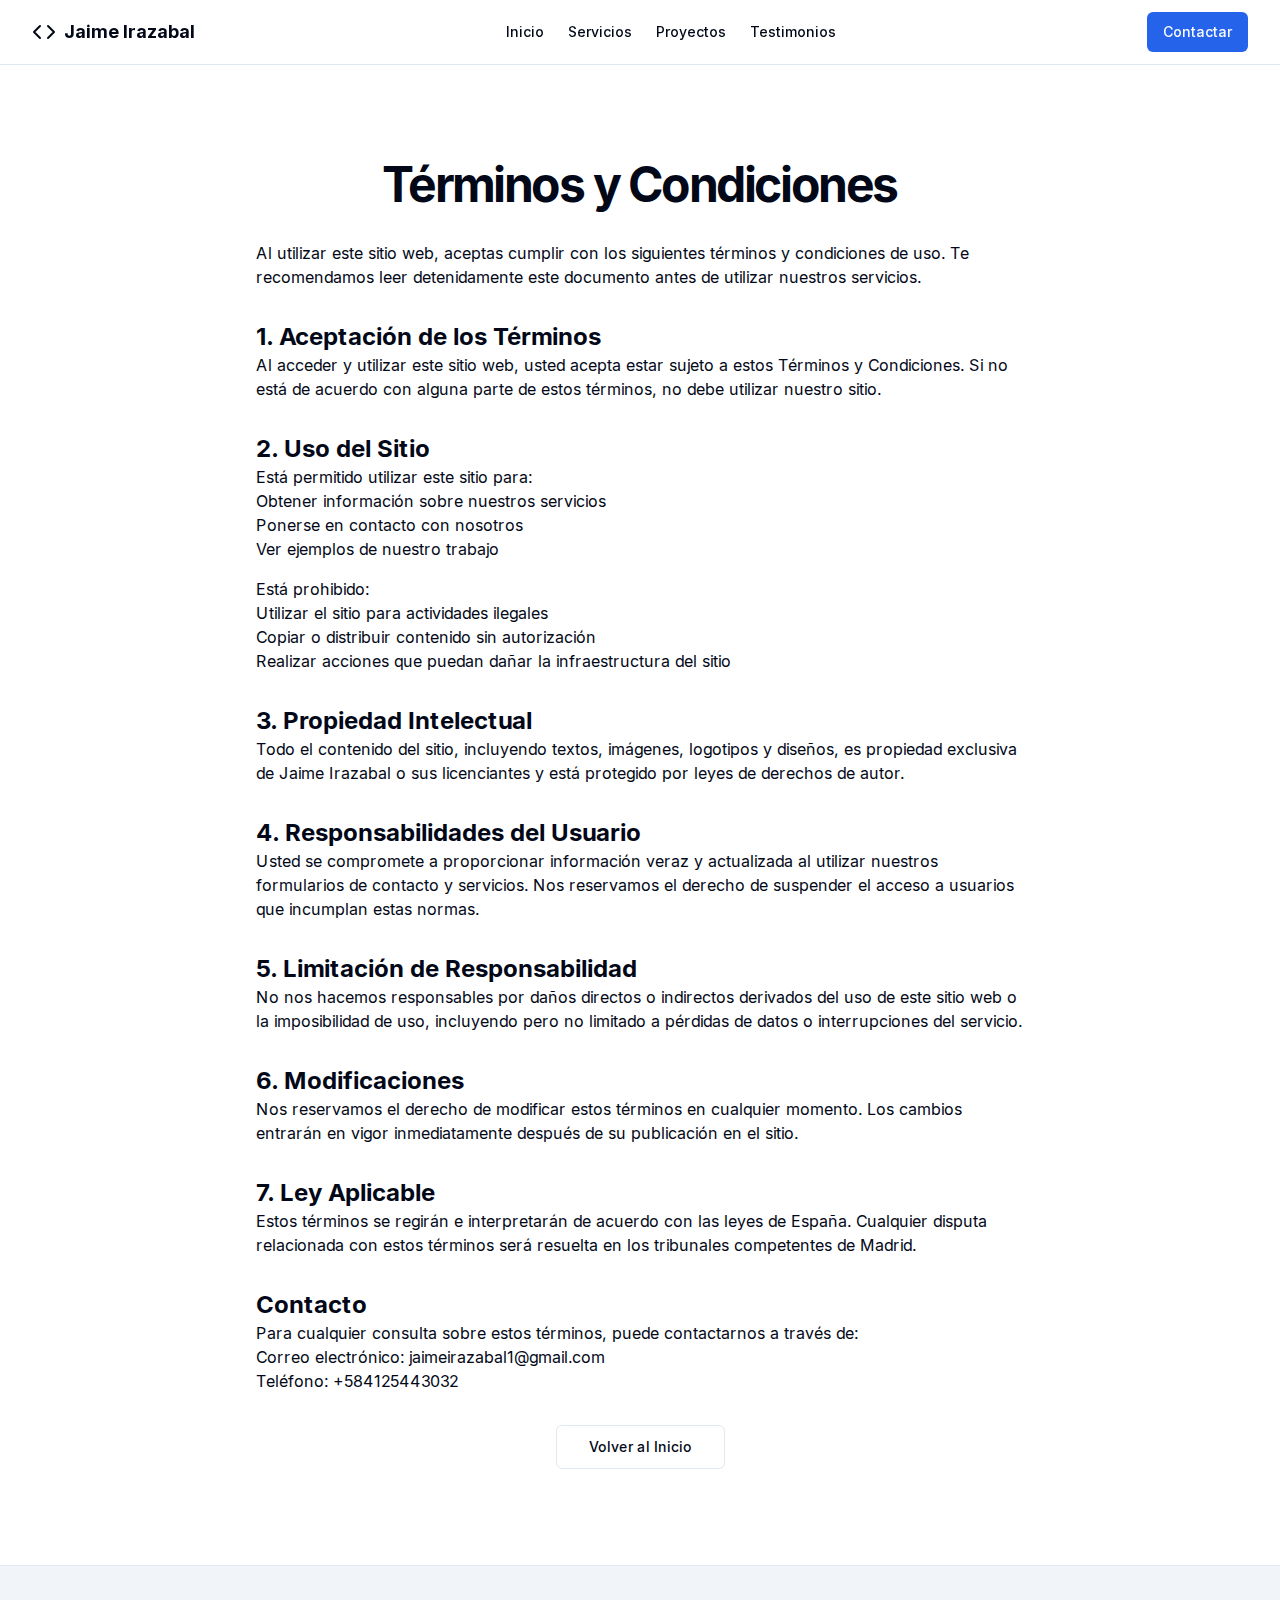
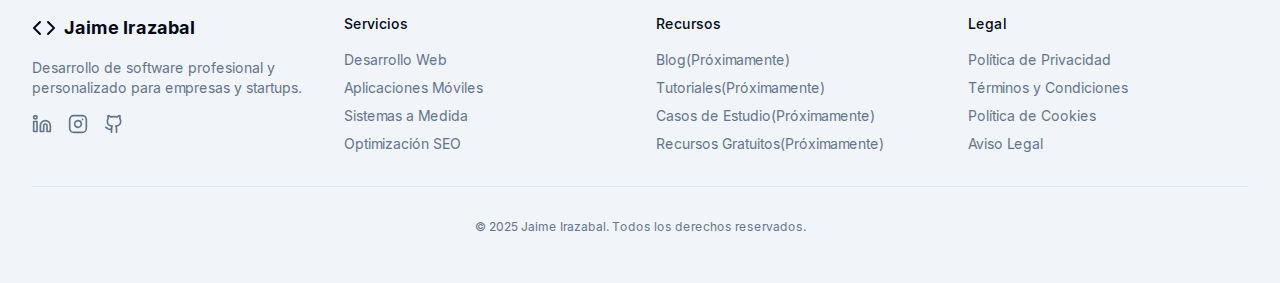
<file: terminos.html>
<!DOCTYPE html><html lang="es" class="scroll-smooth"><head><meta charSet="utf-8"/><meta name="viewport" content="width=device-width, initial-scale=1"/><link rel="preload" href="/_next/static/media/a34f9d1faa5f3315-s.p.woff2" as="font" crossorigin="" type="font/woff2"/><link rel="stylesheet" href="/_next/static/css/a7fba81c95c8b007.css" data-precedence="next"/><link rel="preload" as="script" fetchPriority="low" href="/_next/static/chunks/webpack-41a9ee0a1d65a3d2.js"/><script src="/_next/static/chunks/fd9d1056-b88f8a4cc02eef8b.js" async=""></script><script src="/_next/static/chunks/117-6c239e88e298251c.js" async=""></script><script src="/_next/static/chunks/main-app-d2ba3c0e27efc291.js" async=""></script><script src="/_next/static/chunks/972-edd2ee9795e590ec.js" async=""></script><script src="/_next/static/chunks/app/terminos/page-3d67eb41591edb24.js" async=""></script><script src="/_next/static/chunks/688-c6195a3f85af774f.js" async=""></script><script src="/_next/static/chunks/app/layout-4ac8ca433e8e21ef.js" async=""></script><title>Desarrollador de Software Freelance | Servicios Profesionales</title><meta name="description" content="Servicios profesionales de desarrollo de software a medida. Especialista en desarrollo web, aplicaciones móviles y sistemas personalizados para empresas y startups."/><meta name="author" content="Jaime Irazabal"/><meta name="generator" content="v0.dev"/><meta name="keywords" content="desarrollador freelance,desarrollo de software,desarrollo web,aplicaciones móviles,sistemas a medida,programador freelance"/><meta name="creator" content="Jaime Irazabal"/><link rel="canonical" href="https://www.tudominio.com"/><meta property="og:title" content="Desarrollador de Software Freelance | Servicios Profesionales"/><meta property="og:description" content="Servicios profesionales de desarrollo de software a medida. Especialista en desarrollo web, aplicaciones móviles y sistemas personalizados."/><meta property="og:url" content="jaimeirazabal1.github.io/"/><meta property="og:site_name" content="Jaime Irazabal - Desarrollador de Software"/><meta property="og:locale" content="es_ES"/><meta property="og:image" content="http://localhost:3000/jaimeirazabal1.github.io/og-image.jpg"/><meta property="og:image:width" content="1200"/><meta property="og:image:height" content="630"/><meta property="og:image:alt" content="Jaime Irazabal - Desarrollador de Software"/><meta property="og:type" content="website"/><meta name="twitter:card" content="summary_large_image"/><meta name="twitter:creator" content="@tuusuario"/><meta name="twitter:title" content="Desarrollador de Software Freelance | Servicios Profesionales"/><meta name="twitter:description" content="Servicios profesionales de desarrollo de software a medida. Especialista en desarrollo web, aplicaciones móviles y sistemas personalizados."/><meta name="twitter:image" content="http://localhost:3000/jaimeirazabal1.github.io/twitter-image.jpg"/><meta name="next-size-adjust"/><script src="/_next/static/chunks/polyfills-42372ed130431b0a.js" noModule=""></script></head><body class="__className_d65c78"><header class="sticky top-0 z-50 w-full border-b bg-background/95 backdrop-blur supports-[backdrop-filter]:bg-background/60"><div class="container flex h-16 items-center justify-between"><a class="flex items-center gap-2" href="/"><svg xmlns="http://www.w3.org/2000/svg" width="24" height="24" viewBox="0 0 24 24" fill="none" stroke="currentColor" stroke-width="2" stroke-linecap="round" stroke-linejoin="round" class="lucide lucide-code h-6 w-6"><polyline points="16 18 22 12 16 6"></polyline><polyline points="8 6 2 12 8 18"></polyline></svg><span class="text-lg font-bold">Jaime Irazabal</span></a><nav class="hidden md:flex gap-6"><a class="text-sm font-medium hover:text-primary" href="/">Inicio</a><a class="text-sm font-medium hover:text-primary" href="#servicios">Servicios</a><a class="text-sm font-medium hover:text-primary" href="#proyectos">Proyectos</a><a class="text-sm font-medium hover:text-primary" href="#testimonios">Testimonios</a></nav><div class="hidden md:flex"><a href="#contacto"><button class="inline-flex items-center justify-center gap-2 whitespace-nowrap rounded-md text-sm font-medium ring-offset-background transition-colors focus-visible:outline-none focus-visible:ring-2 focus-visible:ring-ring focus-visible:ring-offset-2 disabled:pointer-events-none disabled:opacity-50 [&amp;_svg]:pointer-events-none [&amp;_svg]:size-4 [&amp;_svg]:shrink-0 bg-primary text-primary-foreground hover:bg-primary/90 h-10 px-4 py-2">Contactar</button></a></div><button class="md:hidden" aria-label="Abrir menú"><svg xmlns="http://www.w3.org/2000/svg" width="24" height="24" viewBox="0 0 24 24" fill="none" stroke="currentColor" stroke-width="2" stroke-linecap="round" stroke-linejoin="round" class="lucide lucide-menu h-6 w-6"><line x1="4" x2="20" y1="12" y2="12"></line><line x1="4" x2="20" y1="6" y2="6"></line><line x1="4" x2="20" y1="18" y2="18"></line></svg></button></div></header><main><div class="container mx-auto px-4 py-16 md:py-24"><div class="max-w-3xl mx-auto"><h1 class="text-3xl font-bold tracking-tighter sm:text-4xl md:text-5xl text-center mb-8">Términos y Condiciones</h1><div class="prose prose-lg prose-primary dark:prose-invert"><p class="mb-6">Al utilizar este sitio web, aceptas cumplir con los siguientes términos y condiciones de uso. Te recomendamos leer detenidamente este documento antes de utilizar nuestros servicios.</p><h2 class="text-2xl font-bold mt-8">1. Aceptación de los Términos</h2><p>Al acceder y utilizar este sitio web, usted acepta estar sujeto a estos Términos y Condiciones. Si no está de acuerdo con alguna parte de estos términos, no debe utilizar nuestro sitio.</p><h2 class="text-2xl font-bold mt-8">2. Uso del Sitio</h2><p>Está permitido utilizar este sitio para:</p><ul><li>Obtener información sobre nuestros servicios</li><li>Ponerse en contacto con nosotros</li><li>Ver ejemplos de nuestro trabajo</li></ul><p class="mt-4">Está prohibido:</p><ul><li>Utilizar el sitio para actividades ilegales</li><li>Copiar o distribuir contenido sin autorización</li><li>Realizar acciones que puedan dañar la infraestructura del sitio</li></ul><h2 class="text-2xl font-bold mt-8">3. Propiedad Intelectual</h2><p>Todo el contenido del sitio, incluyendo textos, imágenes, logotipos y diseños, es propiedad exclusiva de Jaime Irazabal o sus licenciantes y está protegido por leyes de derechos de autor.</p><h2 class="text-2xl font-bold mt-8">4. Responsabilidades del Usuario</h2><p>Usted se compromete a proporcionar información veraz y actualizada al utilizar nuestros formularios de contacto y servicios. Nos reservamos el derecho de suspender el acceso a usuarios que incumplan estas normas.</p><h2 class="text-2xl font-bold mt-8">5. Limitación de Responsabilidad</h2><p>No nos hacemos responsables por daños directos o indirectos derivados del uso de este sitio web o la imposibilidad de uso, incluyendo pero no limitado a pérdidas de datos o interrupciones del servicio.</p><h2 class="text-2xl font-bold mt-8">6. Modificaciones</h2><p>Nos reservamos el derecho de modificar estos términos en cualquier momento. Los cambios entrarán en vigor inmediatamente después de su publicación en el sitio.</p><h2 class="text-2xl font-bold mt-8">7. Ley Aplicable</h2><p>Estos términos se regirán e interpretarán de acuerdo con las leyes de España. Cualquier disputa relacionada con estos términos será resuelta en los tribunales competentes de Madrid.</p><h2 class="text-2xl font-bold mt-8">Contacto</h2><p>Para cualquier consulta sobre estos términos, puede contactarnos a través de:</p><ul><li>Correo electrónico: jaimeirazabal1@gmail.com</li><li>Teléfono: +584125443032</li></ul><div class="mt-8 text-center"><a href="/"><button class="inline-flex items-center justify-center gap-2 whitespace-nowrap text-sm font-medium ring-offset-background transition-colors focus-visible:outline-none focus-visible:ring-2 focus-visible:ring-ring focus-visible:ring-offset-2 disabled:pointer-events-none disabled:opacity-50 [&amp;_svg]:pointer-events-none [&amp;_svg]:size-4 [&amp;_svg]:shrink-0 border border-input bg-background hover:bg-accent hover:text-accent-foreground h-11 rounded-md px-8">Volver al Inicio</button></a></div></div></div></div></main><footer class="border-t bg-muted"><div class="container py-12"><div class="grid gap-8 sm:grid-cols-2 md:grid-cols-4"><div class="space-y-4"><a class="flex items-center gap-2" href="/"><svg xmlns="http://www.w3.org/2000/svg" width="24" height="24" viewBox="0 0 24 24" fill="none" stroke="currentColor" stroke-width="2" stroke-linecap="round" stroke-linejoin="round" class="lucide lucide-code h-6 w-6"><polyline points="16 18 22 12 16 6"></polyline><polyline points="8 6 2 12 8 18"></polyline></svg><span class="text-lg font-bold">Jaime Irazabal</span></a><p class="text-sm text-muted-foreground">Desarrollo de software profesional y personalizado para empresas y startups.</p><div class="flex items-center gap-4"><a target="_blank" rel="noopener noreferrer" aria-label="LinkedIn" href="https://linkedin.com/"><svg xmlns="http://www.w3.org/2000/svg" width="24" height="24" viewBox="0 0 24 24" fill="none" stroke="currentColor" stroke-width="2" stroke-linecap="round" stroke-linejoin="round" class="lucide lucide-linkedin h-5 w-5 text-muted-foreground hover:text-primary"><path d="M16 8a6 6 0 0 1 6 6v7h-4v-7a2 2 0 0 0-2-2 2 2 0 0 0-2 2v7h-4v-7a6 6 0 0 1 6-6z"></path><rect width="4" height="12" x="2" y="9"></rect><circle cx="4" cy="4" r="2"></circle></svg></a><a target="_blank" rel="noopener noreferrer" aria-label="Instagram" href="https://www.instagram.com/vnz.dev"><svg xmlns="http://www.w3.org/2000/svg" width="24" height="24" viewBox="0 0 24 24" fill="none" stroke="currentColor" stroke-width="2" stroke-linecap="round" stroke-linejoin="round" class="lucide lucide-instagram h-5 w-5 text-muted-foreground hover:text-primary"><rect width="20" height="20" x="2" y="2" rx="5" ry="5"></rect><path d="M16 11.37A4 4 0 1 1 12.63 8 4 4 0 0 1 16 11.37z"></path><line x1="17.5" x2="17.51" y1="6.5" y2="6.5"></line></svg></a><a target="_blank" rel="noopener noreferrer" aria-label="GitHub" href="https://github.com/jaimeirazabal1"><svg xmlns="http://www.w3.org/2000/svg" width="24" height="24" viewBox="0 0 24 24" fill="none" stroke="currentColor" stroke-width="2" stroke-linecap="round" stroke-linejoin="round" class="lucide lucide-github h-5 w-5 text-muted-foreground hover:text-primary"><path d="M15 22v-4a4.8 4.8 0 0 0-1-3.5c3 0 6-2 6-5.5.08-1.25-.27-2.48-1-3.5.28-1.15.28-2.35 0-3.5 0 0-1 0-3 1.5-2.64-.5-5.36-.5-8 0C6 2 5 2 5 2c-.3 1.15-.3 2.35 0 3.5A5.403 5.403 0 0 0 4 9c0 3.5 3 5.5 6 5.5-.39.49-.68 1.05-.85 1.65-.17.6-.22 1.23-.15 1.85v4"></path><path d="M9 18c-4.51 2-5-2-7-2"></path></svg></a></div></div><div class="space-y-4"><h3 class="text-sm font-medium">Servicios</h3><ul class="space-y-2 text-sm"><li><a class="text-muted-foreground hover:text-primary" href="#">Desarrollo Web</a></li><li><a class="text-muted-foreground hover:text-primary" href="#">Aplicaciones Móviles</a></li><li><a class="text-muted-foreground hover:text-primary" href="#">Sistemas a Medida</a></li><li><a class="text-muted-foreground hover:text-primary" href="#">Optimización SEO</a></li></ul></div><div class="space-y-4"><h3 class="text-sm font-medium">Recursos</h3><ul class="space-y-2 text-sm"><li><a class="text-muted-foreground hover:text-primary" href="/blog">Blog(Próximamente)</a></li><li><a class="text-muted-foreground hover:text-primary" href="#">Tutoriales(Próximamente)</a></li><li><a class="text-muted-foreground hover:text-primary" href="#">Casos de Estudio(Próximamente)</a></li><li><a class="text-muted-foreground hover:text-primary" href="#">Recursos Gratuitos(Próximamente)</a></li></ul></div><div class="space-y-4"><h3 class="text-sm font-medium">Legal</h3><ul class="space-y-2 text-sm"><li><a class="text-muted-foreground hover:text-primary" href="/privacidad">Política de Privacidad</a></li><li><a class="text-muted-foreground hover:text-primary" href="/terminos">Términos y Condiciones</a></li><li><a class="text-muted-foreground hover:text-primary" href="/cookies">Política de Cookies</a></li><li><a class="text-muted-foreground hover:text-primary" href="/aviso-legal">Aviso Legal</a></li></ul></div></div><div class="mt-8 border-t pt-8 text-center"><p class="text-xs text-muted-foreground">© <!-- -->2025<!-- --> Jaime Irazabal. Todos los derechos reservados.</p></div></div></footer><script src="/_next/static/chunks/webpack-41a9ee0a1d65a3d2.js" async=""></script><script>(self.__next_f=self.__next_f||[]).push([0]);self.__next_f.push([2,null])</script><script>self.__next_f.push([1,"1:HL[\"/_next/static/media/a34f9d1faa5f3315-s.p.woff2\",\"font\",{\"crossOrigin\":\"\",\"type\":\"font/woff2\"}]\n2:HL[\"/_next/static/css/a7fba81c95c8b007.css\",\"style\"]\n"])</script><script>self.__next_f.push([1,"3:I[2846,[],\"\"]\n5:I[2972,[\"972\",\"static/chunks/972-edd2ee9795e590ec.js\",\"159\",\"static/chunks/app/terminos/page-3d67eb41591edb24.js\"],\"\"]\n6:I[4707,[],\"\"]\n7:I[6423,[],\"\"]\n8:I[2960,[\"972\",\"static/chunks/972-edd2ee9795e590ec.js\",\"688\",\"static/chunks/688-c6195a3f85af774f.js\",\"185\",\"static/chunks/app/layout-4ac8ca433e8e21ef.js\"],\"Header\"]\na:I[1060,[],\"\"]\nb:[]\n"])</script><script>self.__next_f.push([1,"0:[\"$\",\"$L3\",null,{\"buildId\":\"ifveY2TDDRTyJafsSwt0Q\",\"assetPrefix\":\"\",\"urlParts\":[\"\",\"terminos\"],\"initialTree\":[\"\",{\"children\":[\"terminos\",{\"children\":[\"__PAGE__\",{}]}]},\"$undefined\",\"$undefined\",true],\"initialSeedData\":[\"\",{\"children\":[\"terminos\",{\"children\":[\"__PAGE__\",{},[[\"$L4\",[\"$\",\"div\",null,{\"className\":\"container mx-auto px-4 py-16 md:py-24\",\"children\":[\"$\",\"div\",null,{\"className\":\"max-w-3xl mx-auto\",\"children\":[[\"$\",\"h1\",null,{\"className\":\"text-3xl font-bold tracking-tighter sm:text-4xl md:text-5xl text-center mb-8\",\"children\":\"Términos y Condiciones\"}],[\"$\",\"div\",null,{\"className\":\"prose prose-lg prose-primary dark:prose-invert\",\"children\":[[\"$\",\"p\",null,{\"className\":\"mb-6\",\"children\":\"Al utilizar este sitio web, aceptas cumplir con los siguientes términos y condiciones de uso. Te recomendamos leer detenidamente este documento antes de utilizar nuestros servicios.\"}],[\"$\",\"h2\",null,{\"className\":\"text-2xl font-bold mt-8\",\"children\":\"1. Aceptación de los Términos\"}],[\"$\",\"p\",null,{\"children\":\"Al acceder y utilizar este sitio web, usted acepta estar sujeto a estos Términos y Condiciones. Si no está de acuerdo con alguna parte de estos términos, no debe utilizar nuestro sitio.\"}],[\"$\",\"h2\",null,{\"className\":\"text-2xl font-bold mt-8\",\"children\":\"2. Uso del Sitio\"}],[\"$\",\"p\",null,{\"children\":\"Está permitido utilizar este sitio para:\"}],[\"$\",\"ul\",null,{\"children\":[[\"$\",\"li\",null,{\"children\":\"Obtener información sobre nuestros servicios\"}],[\"$\",\"li\",null,{\"children\":\"Ponerse en contacto con nosotros\"}],[\"$\",\"li\",null,{\"children\":\"Ver ejemplos de nuestro trabajo\"}]]}],[\"$\",\"p\",null,{\"className\":\"mt-4\",\"children\":\"Está prohibido:\"}],[\"$\",\"ul\",null,{\"children\":[[\"$\",\"li\",null,{\"children\":\"Utilizar el sitio para actividades ilegales\"}],[\"$\",\"li\",null,{\"children\":\"Copiar o distribuir contenido sin autorización\"}],[\"$\",\"li\",null,{\"children\":\"Realizar acciones que puedan dañar la infraestructura del sitio\"}]]}],[\"$\",\"h2\",null,{\"className\":\"text-2xl font-bold mt-8\",\"children\":\"3. Propiedad Intelectual\"}],[\"$\",\"p\",null,{\"children\":\"Todo el contenido del sitio, incluyendo textos, imágenes, logotipos y diseños, es propiedad exclusiva de Jaime Irazabal o sus licenciantes y está protegido por leyes de derechos de autor.\"}],[\"$\",\"h2\",null,{\"className\":\"text-2xl font-bold mt-8\",\"children\":\"4. Responsabilidades del Usuario\"}],[\"$\",\"p\",null,{\"children\":\"Usted se compromete a proporcionar información veraz y actualizada al utilizar nuestros formularios de contacto y servicios. Nos reservamos el derecho de suspender el acceso a usuarios que incumplan estas normas.\"}],[\"$\",\"h2\",null,{\"className\":\"text-2xl font-bold mt-8\",\"children\":\"5. Limitación de Responsabilidad\"}],[\"$\",\"p\",null,{\"children\":\"No nos hacemos responsables por daños directos o indirectos derivados del uso de este sitio web o la imposibilidad de uso, incluyendo pero no limitado a pérdidas de datos o interrupciones del servicio.\"}],[\"$\",\"h2\",null,{\"className\":\"text-2xl font-bold mt-8\",\"children\":\"6. Modificaciones\"}],[\"$\",\"p\",null,{\"children\":\"Nos reservamos el derecho de modificar estos términos en cualquier momento. Los cambios entrarán en vigor inmediatamente después de su publicación en el sitio.\"}],[\"$\",\"h2\",null,{\"className\":\"text-2xl font-bold mt-8\",\"children\":\"7. Ley Aplicable\"}],[\"$\",\"p\",null,{\"children\":\"Estos términos se regirán e interpretarán de acuerdo con las leyes de España. Cualquier disputa relacionada con estos términos será resuelta en los tribunales competentes de Madrid.\"}],[\"$\",\"h2\",null,{\"className\":\"text-2xl font-bold mt-8\",\"children\":\"Contacto\"}],[\"$\",\"p\",null,{\"children\":\"Para cualquier consulta sobre estos términos, puede contactarnos a través de:\"}],[\"$\",\"ul\",null,{\"children\":[[\"$\",\"li\",null,{\"children\":\"Correo electrónico: jaimeirazabal1@gmail.com\"}],[\"$\",\"li\",null,{\"children\":\"Teléfono: +584125443032\"}]]}],[\"$\",\"div\",null,{\"className\":\"mt-8 text-center\",\"children\":[\"$\",\"$L5\",null,{\"href\":\"/\",\"children\":[\"$\",\"button\",null,{\"className\":\"inline-flex items-center justify-center gap-2 whitespace-nowrap text-sm font-medium ring-offset-background transition-colors focus-visible:outline-none focus-visible:ring-2 focus-visible:ring-ring focus-visible:ring-offset-2 disabled:pointer-events-none disabled:opacity-50 [\u0026_svg]:pointer-events-none [\u0026_svg]:size-4 [\u0026_svg]:shrink-0 border border-input bg-background hover:bg-accent hover:text-accent-foreground h-11 rounded-md px-8\",\"children\":\"Volver al Inicio\"}]}]}]]}]]}]}],null],null],null]},[null,[\"$\",\"$L6\",null,{\"parallelRouterKey\":\"children\",\"segmentPath\":[\"children\",\"terminos\",\"children\"],\"error\":\"$undefined\",\"errorStyles\":\"$undefined\",\"errorScripts\":\"$undefined\",\"template\":[\"$\",\"$L7\",null,{}],\"templateStyles\":\"$undefined\",\"templateScripts\":\"$undefined\",\"notFound\":\"$undefined\",\"notFoundStyles\":\"$undefined\"}]],null]},[[[[\"$\",\"link\",\"0\",{\"rel\":\"stylesheet\",\"href\":\"/_next/static/css/a7fba81c95c8b007.css\",\"precedence\":\"next\",\"crossOrigin\":\"$undefined\"}]],[\"$\",\"html\",null,{\"lang\":\"es\",\"className\":\"scroll-smooth\",\"children\":[\"$\",\"body\",null,{\"className\":\"__className_d65c78\",\"children\":[[\"$\",\"$L8\",null,{}],[\"$\",\"main\",null,{\"children\":[\"$\",\"$L6\",null,{\"parallelRouterKey\":\"children\",\"segmentPath\":[\"children\"],\"error\":\"$undefined\",\"errorStyles\":\"$undefined\",\"errorScripts\":\"$undefined\",\"template\":[\"$\",\"$L7\",null,{}],\"templateStyles\":\"$undefined\",\"templateScripts\":\"$undefined\",\"notFound\":[[\"$\",\"title\",null,{\"children\":\"404: This page could not be found.\"}],[\"$\",\"div\",null,{\"style\":{\"fontFamily\":\"system-ui,\\\"Segoe UI\\\",Roboto,Helvetica,Arial,sans-serif,\\\"Apple Color Emoji\\\",\\\"Segoe UI Emoji\\\"\",\"height\":\"100vh\",\"textAlign\":\"center\",\"display\":\"flex\",\"flexDirection\":\"column\",\"alignItems\":\"center\",\"justifyContent\":\"center\"},\"children\":[\"$\",\"div\",null,{\"children\":[[\"$\",\"style\",null,{\"dangerouslySetInnerHTML\":{\"__html\":\"body{color:#000;background:#fff;margin:0}.next-error-h1{border-right:1px solid rgba(0,0,0,.3)}@media (prefers-color-scheme:dark){body{color:#fff;background:#000}.next-error-h1{border-right:1px solid rgba(255,255,255,.3)}}\"}}],[\"$\",\"h1\",null,{\"className\":\"next-error-h1\",\"style\":{\"display\":\"inline-block\",\"margin\":\"0 20px 0 0\",\"padding\":\"0 23px 0 0\",\"fontSize\":24,\"fontWeight\":500,\"verticalAlign\":\"top\",\"lineHeight\":\"49px\"},\"children\":\"404\"}],[\"$\",\"div\",null,{\"style\":{\"display\":\"inline-block\"},\"children\":[\"$\",\"h2\",null,{\"style\":{\"fontSize\":14,\"fontWeight\":400,\"lineHeight\":\"49px\",\"margin\":0},\"children\":\"This page could not be found.\"}]}]]}]}]],\"notFoundStyles\":[]}]}],[\"$\",\"footer\",null,{\"className\":\"border-t bg-muted\",\"children\":[\"$\",\"div\",null,{\"className\":\"container py-12\",\"children\":[[\"$\",\"div\",null,{\"className\":\"grid gap-8 sm:grid-cols-2 md:grid-cols-4\",\"children\":[[\"$\",\"div\",null,{\"className\":\"space-y-4\",\"children\":[[\"$\",\"$L5\",null,{\"href\":\"/\",\"className\":\"flex items-center gap-2\",\"children\":[[\"$\",\"svg\",null,{\"xmlns\":\"http://www.w3.org/2000/svg\",\"width\":24,\"height\":24,\"viewBox\":\"0 0 24 24\",\"fill\":\"none\",\"stroke\":\"currentColor\",\"strokeWidth\":2,\"strokeLinecap\":\"round\",\"strokeLinejoin\":\"round\",\"className\":\"lucide lucide-code h-6 w-6\",\"children\":[[\"$\",\"polyline\",\"z7tu5w\",{\"points\":\"16 18 22 12 16 6\"}],[\"$\",\"polyline\",\"1eg1df\",{\"points\":\"8 6 2 12 8 18\"}],\"$undefined\"]}],[\"$\",\"span\",null,{\"className\":\"text-lg font-bold\",\"children\":\"Jaime Irazabal\"}]]}],[\"$\",\"p\",null,{\"className\":\"text-sm text-muted-foreground\",\"children\":\"Desarrollo de software profesional y personalizado para empresas y startups.\"}],[\"$\",\"div\",null,{\"className\":\"flex items-center gap-4\",\"children\":[[\"$\",\"$L5\",null,{\"href\":\"https://linkedin.com/\",\"target\":\"_blank\",\"rel\":\"noopener noreferrer\",\"aria-label\":\"LinkedIn\",\"children\":[\"$\",\"svg\",null,{\"xmlns\":\"http://www.w3.org/2000/svg\",\"width\":24,\"height\":24,\"viewBox\":\"0 0 24 24\",\"fill\":\"none\",\"stroke\":\"currentColor\",\"strokeWidth\":2,\"strokeLinecap\":\"round\",\"strokeLinejoin\":\"round\",\"className\":\"lucide lucide-linkedin h-5 w-5 text-muted-foreground hover:text-primary\",\"children\":[[\"$\",\"path\",\"c2jq9f\",{\"d\":\"M16 8a6 6 0 0 1 6 6v7h-4v-7a2 2 0 0 0-2-2 2 2 0 0 0-2 2v7h-4v-7a6 6 0 0 1 6-6z\"}],[\"$\",\"rect\",\"mk3on5\",{\"width\":\"4\",\"height\":\"12\",\"x\":\"2\",\"y\":\"9\"}],[\"$\",\"circle\",\"bt5ra8\",{\"cx\":\"4\",\"cy\":\"4\",\"r\":\"2\"}],\"$undefined\"]}]}],[\"$\",\"$L5\",null,{\"href\":\"https://www.instagram.com/vnz.dev\",\"target\":\"_blank\",\"rel\":\"noopener noreferrer\",\"aria-label\":\"Instagram\",\"children\":[\"$\",\"svg\",null,{\"xmlns\":\"http://www.w3.org/2000/svg\",\"width\":24,\"height\":24,\"viewBox\":\"0 0 24 24\",\"fill\":\"none\",\"stroke\":\"currentColor\",\"strokeWidth\":2,\"strokeLinecap\":\"round\",\"strokeLinejoin\":\"round\",\"className\":\"lucide lucide-instagram h-5 w-5 text-muted-foreground hover:text-primary\",\"children\":[[\"$\",\"rect\",\"2e1cvw\",{\"width\":\"20\",\"height\":\"20\",\"x\":\"2\",\"y\":\"2\",\"rx\":\"5\",\"ry\":\"5\"}],[\"$\",\"path\",\"9exkf1\",{\"d\":\"M16 11.37A4 4 0 1 1 12.63 8 4 4 0 0 1 16 11.37z\"}],[\"$\",\"line\",\"r4j83e\",{\"x1\":\"17.5\",\"x2\":\"17.51\",\"y1\":\"6.5\",\"y2\":\"6.5\"}],\"$undefined\"]}]}],[\"$\",\"$L5\",null,{\"href\":\"https://github.com/jaimeirazabal1\",\"target\":\"_blank\",\"rel\":\"noopener noreferrer\",\"aria-label\":\"GitHub\",\"children\":[\"$\",\"svg\",null,{\"xmlns\":\"http://www.w3.org/2000/svg\",\"width\":24,\"height\":24,\"viewBox\":\"0 0 24 24\",\"fill\":\"none\",\"stroke\":\"currentColor\",\"strokeWidth\":2,\"strokeLinecap\":\"round\",\"strokeLinejoin\":\"round\",\"className\":\"lucide lucide-github h-5 w-5 text-muted-foreground hover:text-primary\",\"children\":[[\"$\",\"path\",\"tonef\",{\"d\":\"M15 22v-4a4.8 4.8 0 0 0-1-3.5c3 0 6-2 6-5.5.08-1.25-.27-2.48-1-3.5.28-1.15.28-2.35 0-3.5 0 0-1 0-3 1.5-2.64-.5-5.36-.5-8 0C6 2 5 2 5 2c-.3 1.15-.3 2.35 0 3.5A5.403 5.403 0 0 0 4 9c0 3.5 3 5.5 6 5.5-.39.49-.68 1.05-.85 1.65-.17.6-.22 1.23-.15 1.85v4\"}],[\"$\",\"path\",\"9comsn\",{\"d\":\"M9 18c-4.51 2-5-2-7-2\"}],\"$undefined\"]}]}]]}]]}],[\"$\",\"div\",null,{\"className\":\"space-y-4\",\"children\":[[\"$\",\"h3\",null,{\"className\":\"text-sm font-medium\",\"children\":\"Servicios\"}],[\"$\",\"ul\",null,{\"className\":\"space-y-2 text-sm\",\"children\":[[\"$\",\"li\",null,{\"children\":[\"$\",\"$L5\",null,{\"href\":\"#\",\"className\":\"text-muted-foreground hover:text-primary\",\"children\":\"Desarrollo Web\"}]}],[\"$\",\"li\",null,{\"children\":[\"$\",\"$L5\",null,{\"href\":\"#\",\"className\":\"text-muted-foreground hover:text-primary\",\"children\":\"Aplicaciones Móviles\"}]}],[\"$\",\"li\",null,{\"children\":[\"$\",\"$L5\",null,{\"href\":\"#\",\"className\":\"text-muted-foreground hover:text-primary\",\"children\":\"Sistemas a Medida\"}]}],[\"$\",\"li\",null,{\"children\":[\"$\",\"$L5\",null,{\"href\":\"#\",\"className\":\"text-muted-foreground hover:text-primary\",\"children\":\"Optimización SEO\"}]}]]}]]}],[\"$\",\"div\",null,{\"className\":\"space-y-4\",\"children\":[[\"$\",\"h3\",null,{\"className\":\"text-sm font-medium\",\"children\":\"Recursos\"}],[\"$\",\"ul\",null,{\"className\":\"space-y-2 text-sm\",\"children\":[[\"$\",\"li\",null,{\"children\":[\"$\",\"$L5\",null,{\"href\":\"/blog\",\"className\":\"text-muted-foreground hover:text-primary\",\"children\":\"Blog(Próximamente)\"}]}],[\"$\",\"li\",null,{\"children\":[\"$\",\"$L5\",null,{\"href\":\"#\",\"className\":\"text-muted-foreground hover:text-primary\",\"children\":\"Tutoriales(Próximamente)\"}]}],[\"$\",\"li\",null,{\"children\":[\"$\",\"$L5\",null,{\"href\":\"#\",\"className\":\"text-muted-foreground hover:text-primary\",\"children\":\"Casos de Estudio(Próximamente)\"}]}],[\"$\",\"li\",null,{\"children\":[\"$\",\"$L5\",null,{\"href\":\"#\",\"className\":\"text-muted-foreground hover:text-primary\",\"children\":\"Recursos Gratuitos(Próximamente)\"}]}]]}]]}],[\"$\",\"div\",null,{\"className\":\"space-y-4\",\"children\":[[\"$\",\"h3\",null,{\"className\":\"text-sm font-medium\",\"children\":\"Legal\"}],[\"$\",\"ul\",null,{\"className\":\"space-y-2 text-sm\",\"children\":[[\"$\",\"li\",null,{\"children\":[\"$\",\"$L5\",null,{\"href\":\"/privacidad\",\"className\":\"text-muted-foreground hover:text-primary\",\"children\":\"Política de Privacidad\"}]}],[\"$\",\"li\",null,{\"children\":[\"$\",\"$L5\",null,{\"href\":\"/terminos\",\"className\":\"text-muted-foreground hover:text-primary\",\"children\":\"Términos y Condiciones\"}]}],[\"$\",\"li\",null,{\"children\":[\"$\",\"$L5\",null,{\"href\":\"/cookies\",\"className\":\"text-muted-foreground hover:text-primary\",\"children\":\"Política de Cookies\"}]}],[\"$\",\"li\",null,{\"children\":[\"$\",\"$L5\",null,{\"href\":\"/aviso-legal\",\"className\":\"text-muted-foreground hover:text-primary\",\"children\":\"Aviso Legal\"}]}]]}]]}]]}],[\"$\",\"div\",null,{\"className\":\"mt-8 border-t pt-8 text-center\",\"children\":[\"$\",\"p\",null,{\"className\":\"text-xs text-muted-foreground\",\"children\":[\"© \",2025,\" Jaime Irazabal. Todos los derechos reservados.\"]}]}]]}]}]]}]}]],null],null],\"couldBeIntercepted\":false,\"initialHead\":[null,\"$L9\"],\"globalErrorComponent\":\"$a\",\"missingSlots\":\"$Wb\"}]\n"])</script><script>self.__next_f.push([1,"9:[[\"$\",\"meta\",\"0\",{\"name\":\"viewport\",\"content\":\"width=device-width, initial-scale=1\"}],[\"$\",\"meta\",\"1\",{\"charSet\":\"utf-8\"}],[\"$\",\"title\",\"2\",{\"children\":\"Desarrollador de Software Freelance | Servicios Profesionales\"}],[\"$\",\"meta\",\"3\",{\"name\":\"description\",\"content\":\"Servicios profesionales de desarrollo de software a medida. Especialista en desarrollo web, aplicaciones móviles y sistemas personalizados para empresas y startups.\"}],[\"$\",\"meta\",\"4\",{\"name\":\"author\",\"content\":\"Jaime Irazabal\"}],[\"$\",\"meta\",\"5\",{\"name\":\"generator\",\"content\":\"v0.dev\"}],[\"$\",\"meta\",\"6\",{\"name\":\"keywords\",\"content\":\"desarrollador freelance,desarrollo de software,desarrollo web,aplicaciones móviles,sistemas a medida,programador freelance\"}],[\"$\",\"meta\",\"7\",{\"name\":\"creator\",\"content\":\"Jaime Irazabal\"}],[\"$\",\"link\",\"8\",{\"rel\":\"canonical\",\"href\":\"https://www.tudominio.com\"}],[\"$\",\"meta\",\"9\",{\"property\":\"og:title\",\"content\":\"Desarrollador de Software Freelance | Servicios Profesionales\"}],[\"$\",\"meta\",\"10\",{\"property\":\"og:description\",\"content\":\"Servicios profesionales de desarrollo de software a medida. Especialista en desarrollo web, aplicaciones móviles y sistemas personalizados.\"}],[\"$\",\"meta\",\"11\",{\"property\":\"og:url\",\"content\":\"jaimeirazabal1.github.io/\"}],[\"$\",\"meta\",\"12\",{\"property\":\"og:site_name\",\"content\":\"Jaime Irazabal - Desarrollador de Software\"}],[\"$\",\"meta\",\"13\",{\"property\":\"og:locale\",\"content\":\"es_ES\"}],[\"$\",\"meta\",\"14\",{\"property\":\"og:image\",\"content\":\"http://localhost:3000/jaimeirazabal1.github.io/og-image.jpg\"}],[\"$\",\"meta\",\"15\",{\"property\":\"og:image:width\",\"content\":\"1200\"}],[\"$\",\"meta\",\"16\",{\"property\":\"og:image:height\",\"content\":\"630\"}],[\"$\",\"meta\",\"17\",{\"property\":\"og:image:alt\",\"content\":\"Jaime Irazabal - Desarrollador de Software\"}],[\"$\",\"meta\",\"18\",{\"property\":\"og:type\",\"content\":\"website\"}],[\"$\",\"meta\",\"19\",{\"name\":\"twitter:card\",\"content\":\"summary_large_image\"}],[\"$\",\"meta\",\"20\",{\"name\":\"twitter:creator\",\"content\":\"@tuusuario\"}],[\"$\",\"meta\",\"21\",{\"name\":\"twitter:title\",\"content\":\"Desarrollador de Software Freelance | Servicios Profesionales\"}],[\"$\",\"meta\",\"22\",{\"name\":\"twitter:description\",\"content\":\"Servicios profesionales de desarrollo de software a medida. Especialista en desarrollo web, aplicaciones móviles y sistemas personalizados.\"}],[\"$\",\"meta\",\"23\",{\"name\":\"twitter:image\",\"content\":\"http://localhost:3000/jaimeirazabal1.github.io/twitter-image.jpg\"}],[\"$\",\"meta\",\"24\",{\"name\":\"next-size-adjust\"}]]\n"])</script><script>self.__next_f.push([1,"4:null\n"])</script></body></html>
</file>
<file: _next/static/css/a7fba81c95c8b007.css>
@font-face{font-family:__Inter_d65c78;font-style:normal;font-weight:100 900;font-display:swap;src:url(/_next/static/media/55c55f0601d81cf3-s.woff2) format("woff2");unicode-range:u+0460-052f,u+1c80-1c8a,u+20b4,u+2de0-2dff,u+a640-a69f,u+fe2e-fe2f}@font-face{font-family:__Inter_d65c78;font-style:normal;font-weight:100 900;font-display:swap;src:url(/_next/static/media/26a46d62cd723877-s.woff2) format("woff2");unicode-range:u+0301,u+0400-045f,u+0490-0491,u+04b0-04b1,u+2116}@font-face{font-family:__Inter_d65c78;font-style:normal;font-weight:100 900;font-display:swap;src:url(/_next/static/media/97e0cb1ae144a2a9-s.woff2) format("woff2");unicode-range:u+1f??}@font-face{font-family:__Inter_d65c78;font-style:normal;font-weight:100 900;font-display:swap;src:url(/_next/static/media/581909926a08bbc8-s.woff2) format("woff2");unicode-range:u+0370-0377,u+037a-037f,u+0384-038a,u+038c,u+038e-03a1,u+03a3-03ff}@font-face{font-family:__Inter_d65c78;font-style:normal;font-weight:100 900;font-display:swap;src:url(/_next/static/media/df0a9ae256c0569c-s.woff2) format("woff2");unicode-range:u+0102-0103,u+0110-0111,u+0128-0129,u+0168-0169,u+01a0-01a1,u+01af-01b0,u+0300-0301,u+0303-0304,u+0308-0309,u+0323,u+0329,u+1ea0-1ef9,u+20ab}@font-face{font-family:__Inter_d65c78;font-style:normal;font-weight:100 900;font-display:swap;src:url(/_next/static/media/6d93bde91c0c2823-s.woff2) format("woff2");unicode-range:u+0100-02ba,u+02bd-02c5,u+02c7-02cc,u+02ce-02d7,u+02dd-02ff,u+0304,u+0308,u+0329,u+1d00-1dbf,u+1e00-1e9f,u+1ef2-1eff,u+2020,u+20a0-20ab,u+20ad-20c0,u+2113,u+2c60-2c7f,u+a720-a7ff}@font-face{font-family:__Inter_d65c78;font-style:normal;font-weight:100 900;font-display:swap;src:url(/_next/static/media/a34f9d1faa5f3315-s.p.woff2) format("woff2");unicode-range:u+00??,u+0131,u+0152-0153,u+02bb-02bc,u+02c6,u+02da,u+02dc,u+0304,u+0308,u+0329,u+2000-206f,u+20ac,u+2122,u+2191,u+2193,u+2212,u+2215,u+feff,u+fffd}@font-face{font-family:__Inter_Fallback_d65c78;src:local("Arial");ascent-override:90.49%;descent-override:22.56%;line-gap-override:0.00%;size-adjust:107.06%}.__className_d65c78{font-family:__Inter_d65c78,__Inter_Fallback_d65c78;font-style:normal}*,:after,:before{--tw-border-spacing-x:0;--tw-border-spacing-y:0;--tw-translate-x:0;--tw-translate-y:0;--tw-rotate:0;--tw-skew-x:0;--tw-skew-y:0;--tw-scale-x:1;--tw-scale-y:1;--tw-pan-x: ;--tw-pan-y: ;--tw-pinch-zoom: ;--tw-scroll-snap-strictness:proximity;--tw-gradient-from-position: ;--tw-gradient-via-position: ;--tw-gradient-to-position: ;--tw-ordinal: ;--tw-slashed-zero: ;--tw-numeric-figure: ;--tw-numeric-spacing: ;--tw-numeric-fraction: ;--tw-ring-inset: ;--tw-ring-offset-width:0px;--tw-ring-offset-color:#fff;--tw-ring-color:rgba(59,130,246,.5);--tw-ring-offset-shadow:0 0 #0000;--tw-ring-shadow:0 0 #0000;--tw-shadow:0 0 #0000;--tw-shadow-colored:0 0 #0000;--tw-blur: ;--tw-brightness: ;--tw-contrast: ;--tw-grayscale: ;--tw-hue-rotate: ;--tw-invert: ;--tw-saturate: ;--tw-sepia: ;--tw-drop-shadow: ;--tw-backdrop-blur: ;--tw-backdrop-brightness: ;--tw-backdrop-contrast: ;--tw-backdrop-grayscale: ;--tw-backdrop-hue-rotate: ;--tw-backdrop-invert: ;--tw-backdrop-opacity: ;--tw-backdrop-saturate: ;--tw-backdrop-sepia: ;--tw-contain-size: ;--tw-contain-layout: ;--tw-contain-paint: ;--tw-contain-style: }::backdrop{--tw-border-spacing-x:0;--tw-border-spacing-y:0;--tw-translate-x:0;--tw-translate-y:0;--tw-rotate:0;--tw-skew-x:0;--tw-skew-y:0;--tw-scale-x:1;--tw-scale-y:1;--tw-pan-x: ;--tw-pan-y: ;--tw-pinch-zoom: ;--tw-scroll-snap-strictness:proximity;--tw-gradient-from-position: ;--tw-gradient-via-position: ;--tw-gradient-to-position: ;--tw-ordinal: ;--tw-slashed-zero: ;--tw-numeric-figure: ;--tw-numeric-spacing: ;--tw-numeric-fraction: ;--tw-ring-inset: ;--tw-ring-offset-width:0px;--tw-ring-offset-color:#fff;--tw-ring-color:rgba(59,130,246,.5);--tw-ring-offset-shadow:0 0 #0000;--tw-ring-shadow:0 0 #0000;--tw-shadow:0 0 #0000;--tw-shadow-colored:0 0 #0000;--tw-blur: ;--tw-brightness: ;--tw-contrast: ;--tw-grayscale: ;--tw-hue-rotate: ;--tw-invert: ;--tw-saturate: ;--tw-sepia: ;--tw-drop-shadow: ;--tw-backdrop-blur: ;--tw-backdrop-brightness: ;--tw-backdrop-contrast: ;--tw-backdrop-grayscale: ;--tw-backdrop-hue-rotate: ;--tw-backdrop-invert: ;--tw-backdrop-opacity: ;--tw-backdrop-saturate: ;--tw-backdrop-sepia: ;--tw-contain-size: ;--tw-contain-layout: ;--tw-contain-paint: ;--tw-contain-style: }/*
! tailwindcss v3.4.17 | MIT License | https://tailwindcss.com
*/*,:after,:before{box-sizing:border-box;border:0 solid #e5e7eb}:after,:before{--tw-content:""}:host,html{line-height:1.5;-webkit-text-size-adjust:100%;-moz-tab-size:4;tab-size:4;font-family:ui-sans-serif,system-ui,sans-serif,Apple Color Emoji,Segoe UI Emoji,Segoe UI Symbol,Noto Color Emoji;font-feature-settings:normal;font-variation-settings:normal;-webkit-tap-highlight-color:transparent}body{margin:0;line-height:inherit}hr{height:0;color:inherit;border-top-width:1px}abbr:where([title]){text-decoration:underline dotted}h1,h2,h3,h4,h5,h6{font-size:inherit;font-weight:inherit}a{color:inherit;text-decoration:inherit}b,strong{font-weight:bolder}code,kbd,pre,samp{font-family:ui-monospace,SFMono-Regular,Menlo,Monaco,Consolas,Liberation Mono,Courier New,monospace;font-feature-settings:normal;font-variation-settings:normal;font-size:1em}small{font-size:80%}sub,sup{font-size:75%;line-height:0;position:relative;vertical-align:baseline}sub{bottom:-.25em}sup{top:-.5em}table{text-indent:0;border-color:inherit;border-collapse:collapse}button,input,optgroup,select,textarea{font-family:inherit;font-feature-settings:inherit;font-variation-settings:inherit;font-size:100%;font-weight:inherit;line-height:inherit;letter-spacing:inherit;color:inherit;margin:0;padding:0}button,select{text-transform:none}button,input:where([type=button]),input:where([type=reset]),input:where([type=submit]){-webkit-appearance:button;background-color:transparent;background-image:none}:-moz-focusring{outline:auto}:-moz-ui-invalid{box-shadow:none}progress{vertical-align:baseline}::-webkit-inner-spin-button,::-webkit-outer-spin-button{height:auto}[type=search]{-webkit-appearance:textfield;outline-offset:-2px}::-webkit-search-decoration{-webkit-appearance:none}::-webkit-file-upload-button{-webkit-appearance:button;font:inherit}summary{display:list-item}blockquote,dd,dl,figure,h1,h2,h3,h4,h5,h6,hr,p,pre{margin:0}fieldset{margin:0}fieldset,legend{padding:0}menu,ol,ul{list-style:none;margin:0;padding:0}dialog{padding:0}textarea{resize:vertical}input::placeholder,textarea::placeholder{opacity:1;color:#9ca3af}[role=button],button{cursor:pointer}:disabled{cursor:default}audio,canvas,embed,iframe,img,object,svg,video{display:block;vertical-align:middle}img,video{max-width:100%;height:auto}[hidden]:where(:not([hidden=until-found])){display:none}:root{--background:0 0% 100%;--foreground:222.2 84% 4.9%;--card:0 0% 100%;--card-foreground:222.2 84% 4.9%;--popover:0 0% 100%;--popover-foreground:222.2 84% 4.9%;--primary:221.2 83.2% 53.3%;--primary-foreground:210 40% 98%;--secondary:210 40% 96.1%;--secondary-foreground:222.2 47.4% 11.2%;--muted:210 40% 96.1%;--muted-foreground:215.4 16.3% 46.9%;--accent:210 40% 96.1%;--accent-foreground:222.2 47.4% 11.2%;--destructive:0 84.2% 60.2%;--destructive-foreground:210 40% 98%;--border:214.3 31.8% 91.4%;--input:214.3 31.8% 91.4%;--ring:221.2 83.2% 53.3%;--radius:0.5rem}.dark{--background:222.2 84% 4.9%;--foreground:210 40% 98%;--card:222.2 84% 4.9%;--card-foreground:210 40% 98%;--popover:222.2 84% 4.9%;--popover-foreground:210 40% 98%;--primary:217.2 91.2% 59.8%;--primary-foreground:222.2 47.4% 11.2%;--secondary:217.2 32.6% 17.5%;--secondary-foreground:210 40% 98%;--muted:217.2 32.6% 17.5%;--muted-foreground:215 20.2% 65.1%;--accent:217.2 32.6% 17.5%;--accent-foreground:210 40% 98%;--destructive:0 62.8% 30.6%;--destructive-foreground:210 40% 98%;--border:217.2 32.6% 17.5%;--input:217.2 32.6% 17.5%;--ring:224.3 76.3% 48%}*{border-color:hsl(var(--border))}body{background-color:hsl(var(--background));color:hsl(var(--foreground))}.container{width:100%;margin-right:auto;margin-left:auto;padding-right:2rem;padding-left:2rem}@media (min-width:1400px){.container{max-width:1400px}}.sr-only{position:absolute;width:1px;height:1px;padding:0;margin:-1px;overflow:hidden;clip:rect(0,0,0,0);white-space:nowrap;border-width:0}.pointer-events-none{pointer-events:none}.pointer-events-auto{pointer-events:auto}.visible{visibility:visible}.invisible{visibility:hidden}.fixed{position:fixed}.absolute{position:absolute}.relative{position:relative}.sticky{position:sticky}.inset-0{inset:0}.inset-x-0{left:0;right:0}.inset-y-0{top:0;bottom:0}.-bottom-12{bottom:-3rem}.-left-12{left:-3rem}.-right-12{right:-3rem}.-top-12{top:-3rem}.bottom-0{bottom:0}.left-0{left:0}.left-1{left:.25rem}.left-1\/2{left:50%}.left-2{left:.5rem}.left-\[50\%\]{left:50%}.right-0{right:0}.right-1{right:.25rem}.right-2{right:.5rem}.right-3{right:.75rem}.right-4{right:1rem}.top-0{top:0}.top-1\.5{top:.375rem}.top-1\/2{top:50%}.top-2{top:.5rem}.top-3\.5{top:.875rem}.top-4{top:1rem}.top-\[1px\]{top:1px}.top-\[50\%\]{top:50%}.top-\[60\%\]{top:60%}.top-full{top:100%}.z-10{z-index:10}.z-20{z-index:20}.z-50{z-index:50}.z-\[100\]{z-index:100}.z-\[1\]{z-index:1}.-mx-1{margin-left:-.25rem;margin-right:-.25rem}.mx-2{margin-left:.5rem;margin-right:.5rem}.mx-3\.5{margin-left:.875rem;margin-right:.875rem}.mx-auto{margin-left:auto;margin-right:auto}.my-0\.5{margin-top:.125rem;margin-bottom:.125rem}.my-1{margin-top:.25rem;margin-bottom:.25rem}.-ml-4{margin-left:-1rem}.-mt-4{margin-top:-1rem}.mb-1{margin-bottom:.25rem}.mb-6{margin-bottom:1.5rem}.mb-8{margin-bottom:2rem}.ml-1{margin-left:.25rem}.ml-auto{margin-left:auto}.mr-2{margin-right:.5rem}.mt-1\.5{margin-top:.375rem}.mt-12{margin-top:3rem}.mt-2{margin-top:.5rem}.mt-24{margin-top:6rem}.mt-4{margin-top:1rem}.mt-6{margin-top:1.5rem}.mt-8{margin-top:2rem}.mt-auto{margin-top:auto}.block{display:block}.inline-block{display:inline-block}.flex{display:flex}.inline-flex{display:inline-flex}.table{display:table}.grid{display:grid}.hidden{display:none}.aspect-square{aspect-ratio:1/1}.aspect-video{aspect-ratio:16/9}.size-4{width:1rem;height:1rem}.h-1\.5{height:.375rem}.h-10{height:2.5rem}.h-11{height:2.75rem}.h-12{height:3rem}.h-16{height:4rem}.h-2{height:.5rem}.h-2\.5{height:.625rem}.h-3{height:.75rem}.h-3\.5{height:.875rem}.h-4{height:1rem}.h-5{height:1.25rem}.h-6{height:1.5rem}.h-7{height:1.75rem}.h-8{height:2rem}.h-9{height:2.25rem}.h-\[1px\]{height:1px}.h-\[var\(--radix-navigation-menu-viewport-height\)\]{height:var(--radix-navigation-menu-viewport-height)}.h-\[var\(--radix-select-trigger-height\)\]{height:var(--radix-select-trigger-height)}.h-auto{height:auto}.h-full{height:100%}.h-px{height:1px}.h-svh{height:100svh}.max-h-96{max-height:24rem}.max-h-\[300px\]{max-height:300px}.max-h-screen{max-height:100vh}.min-h-0{min-height:0}.min-h-\[120px\]{min-height:120px}.min-h-\[80px\]{min-height:80px}.min-h-screen{min-height:100vh}.min-h-svh{min-height:100svh}.w-0{width:0}.w-1{width:.25rem}.w-10{width:2.5rem}.w-11{width:2.75rem}.w-12{width:3rem}.w-2{width:.5rem}.w-2\.5{width:.625rem}.w-3{width:.75rem}.w-3\.5{width:.875rem}.w-3\/4{width:75%}.w-4{width:1rem}.w-5{width:1.25rem}.w-6{width:1.5rem}.w-64{width:16rem}.w-7{width:1.75rem}.w-72{width:18rem}.w-8{width:2rem}.w-9{width:2.25rem}.w-\[--sidebar-width\]{width:var(--sidebar-width)}.w-\[100px\]{width:100px}.w-\[1px\]{width:1px}.w-auto{width:auto}.w-full{width:100%}.w-max{width:max-content}.w-px{width:1px}.min-w-0{min-width:0}.min-w-10{min-width:2.5rem}.min-w-11{min-width:2.75rem}.min-w-5{min-width:1.25rem}.min-w-9{min-width:2.25rem}.min-w-\[12rem\]{min-width:12rem}.min-w-\[8rem\]{min-width:8rem}.min-w-\[var\(--radix-select-trigger-width\)\]{min-width:var(--radix-select-trigger-width)}.max-w-3xl{max-width:48rem}.max-w-5xl{max-width:64rem}.max-w-\[--skeleton-width\]{max-width:var(--skeleton-width)}.max-w-\[600px\]{max-width:600px}.max-w-\[900px\]{max-width:900px}.max-w-lg{max-width:32rem}.max-w-max{max-width:max-content}.max-w-md{max-width:28rem}.flex-1{flex:1 1 0%}.shrink-0{flex-shrink:0}.grow{flex-grow:1}.grow-0{flex-grow:0}.basis-full{flex-basis:100%}.caption-bottom{caption-side:bottom}.border-collapse{border-collapse:collapse}.-translate-x-1\/2{--tw-translate-x:-50%}.-translate-x-1\/2,.-translate-x-px{transform:translate(var(--tw-translate-x),var(--tw-translate-y)) rotate(var(--tw-rotate)) skewX(var(--tw-skew-x)) skewY(var(--tw-skew-y)) scaleX(var(--tw-scale-x)) scaleY(var(--tw-scale-y))}.-translate-x-px{--tw-translate-x:-1px}.-translate-y-1\/2{--tw-translate-y:-50%}.-translate-y-1\/2,.translate-x-\[-50\%\]{transform:translate(var(--tw-translate-x),var(--tw-translate-y)) rotate(var(--tw-rotate)) skewX(var(--tw-skew-x)) skewY(var(--tw-skew-y)) scaleX(var(--tw-scale-x)) scaleY(var(--tw-scale-y))}.translate-x-\[-50\%\]{--tw-translate-x:-50%}.translate-x-px{--tw-translate-x:1px}.translate-x-px,.translate-y-\[-50\%\]{transform:translate(var(--tw-translate-x),var(--tw-translate-y)) rotate(var(--tw-rotate)) skewX(var(--tw-skew-x)) skewY(var(--tw-skew-y)) scaleX(var(--tw-scale-x)) scaleY(var(--tw-scale-y))}.translate-y-\[-50\%\]{--tw-translate-y:-50%}.rotate-45{--tw-rotate:45deg}.rotate-45,.rotate-90{transform:translate(var(--tw-translate-x),var(--tw-translate-y)) rotate(var(--tw-rotate)) skewX(var(--tw-skew-x)) skewY(var(--tw-skew-y)) scaleX(var(--tw-scale-x)) scaleY(var(--tw-scale-y))}.rotate-90{--tw-rotate:90deg}.transform{transform:translate(var(--tw-translate-x),var(--tw-translate-y)) rotate(var(--tw-rotate)) skewX(var(--tw-skew-x)) skewY(var(--tw-skew-y)) scaleX(var(--tw-scale-x)) scaleY(var(--tw-scale-y))}@keyframes pulse{50%{opacity:.5}}.animate-pulse{animation:pulse 2s cubic-bezier(.4,0,.6,1) infinite}.cursor-default{cursor:default}.cursor-pointer{cursor:pointer}.touch-none{touch-action:none}.select-none{user-select:none}.list-none{list-style-type:none}.grid-cols-3{grid-template-columns:repeat(3,minmax(0,1fr))}.flex-row{flex-direction:row}.flex-col{flex-direction:column}.flex-col-reverse{flex-direction:column-reverse}.flex-wrap{flex-wrap:wrap}.items-start{align-items:flex-start}.items-end{align-items:flex-end}.items-center{align-items:center}.items-stretch{align-items:stretch}.justify-center{justify-content:center}.justify-between{justify-content:space-between}.gap-1{gap:.25rem}.gap-1\.5{gap:.375rem}.gap-10{gap:2.5rem}.gap-2{gap:.5rem}.gap-4{gap:1rem}.gap-6{gap:1.5rem}.gap-8{gap:2rem}.space-x-1>:not([hidden])~:not([hidden]){--tw-space-x-reverse:0;margin-right:calc(.25rem * var(--tw-space-x-reverse));margin-left:calc(.25rem * calc(1 - var(--tw-space-x-reverse)))}.space-x-4>:not([hidden])~:not([hidden]){--tw-space-x-reverse:0;margin-right:calc(1rem * var(--tw-space-x-reverse));margin-left:calc(1rem * calc(1 - var(--tw-space-x-reverse)))}.space-y-1>:not([hidden])~:not([hidden]){--tw-space-y-reverse:0;margin-top:calc(.25rem * calc(1 - var(--tw-space-y-reverse)));margin-bottom:calc(.25rem * var(--tw-space-y-reverse))}.space-y-1\.5>:not([hidden])~:not([hidden]){--tw-space-y-reverse:0;margin-top:calc(.375rem * calc(1 - var(--tw-space-y-reverse)));margin-bottom:calc(.375rem * var(--tw-space-y-reverse))}.space-y-2>:not([hidden])~:not([hidden]){--tw-space-y-reverse:0;margin-top:calc(.5rem * calc(1 - var(--tw-space-y-reverse)));margin-bottom:calc(.5rem * var(--tw-space-y-reverse))}.space-y-4>:not([hidden])~:not([hidden]){--tw-space-y-reverse:0;margin-top:calc(1rem * calc(1 - var(--tw-space-y-reverse)));margin-bottom:calc(1rem * var(--tw-space-y-reverse))}.overflow-auto{overflow:auto}.overflow-hidden{overflow:hidden}.overflow-y-auto{overflow-y:auto}.overflow-x-hidden{overflow-x:hidden}.scroll-smooth{scroll-behavior:smooth}.whitespace-nowrap{white-space:nowrap}.break-words{overflow-wrap:break-word}.rounded-\[2px\]{border-radius:2px}.rounded-\[inherit\]{border-radius:inherit}.rounded-full{border-radius:9999px}.rounded-lg{border-radius:var(--radius)}.rounded-md{border-radius:calc(var(--radius) - 2px)}.rounded-sm{border-radius:calc(var(--radius) - 4px)}.rounded-t-\[10px\]{border-top-left-radius:10px;border-top-right-radius:10px}.rounded-tl-sm{border-top-left-radius:calc(var(--radius) - 4px)}.border{border-width:1px}.border-2{border-width:2px}.border-\[1\.5px\]{border-width:1.5px}.border-y{border-top-width:1px}.border-b,.border-y{border-bottom-width:1px}.border-l{border-left-width:1px}.border-r{border-right-width:1px}.border-t{border-top-width:1px}.border-dashed{border-style:dashed}.border-\[--color-border\]{border-color:var(--color-border)}.border-border\/50{border-color:hsl(var(--border)/.5)}.border-destructive{border-color:hsl(var(--destructive))}.border-destructive\/50{border-color:hsl(var(--destructive)/.5)}.border-input{border-color:hsl(var(--input))}.border-primary{border-color:hsl(var(--primary))}.border-transparent{border-color:transparent}.border-l-transparent{border-left-color:transparent}.border-t-transparent{border-top-color:transparent}.bg-\[--color-bg\]{background-color:var(--color-bg)}.bg-accent{background-color:hsl(var(--accent))}.bg-background{background-color:hsl(var(--background))}.bg-background\/80{background-color:hsl(var(--background)/.8)}.bg-background\/95{background-color:hsl(var(--background)/.95)}.bg-black\/80{background-color:rgba(0,0,0,.8)}.bg-border{background-color:hsl(var(--border))}.bg-card{background-color:hsl(var(--card))}.bg-destructive{background-color:hsl(var(--destructive))}.bg-foreground{background-color:hsl(var(--foreground))}.bg-muted{background-color:hsl(var(--muted))}.bg-muted\/50{background-color:hsl(var(--muted)/.5)}.bg-primary{background-color:hsl(var(--primary))}.bg-primary\/10{background-color:hsl(var(--primary)/.1)}.bg-secondary{background-color:hsl(var(--secondary))}.bg-transparent{background-color:transparent}.bg-gradient-to-b{background-image:linear-gradient(to bottom,var(--tw-gradient-stops))}.from-background{--tw-gradient-from:hsl(var(--background)) var(--tw-gradient-from-position);--tw-gradient-to:hsl(var(--background)/0) var(--tw-gradient-to-position);--tw-gradient-stops:var(--tw-gradient-from),var(--tw-gradient-to)}.to-muted{--tw-gradient-to:hsl(var(--muted)) var(--tw-gradient-to-position)}.fill-current{fill:currentColor}.object-cover{object-fit:cover}.p-0{padding:0}.p-1{padding:.25rem}.p-1\.5{padding:.375rem}.p-2{padding:.5rem}.p-3{padding:.75rem}.p-4{padding:1rem}.p-6{padding:1.5rem}.p-\[1px\]{padding:1px}.px-1{padding-left:.25rem;padding-right:.25rem}.px-2{padding-left:.5rem;padding-right:.5rem}.px-2\.5{padding-left:.625rem;padding-right:.625rem}.px-3{padding-left:.75rem;padding-right:.75rem}.px-4{padding-left:1rem;padding-right:1rem}.px-5{padding-left:1.25rem;padding-right:1.25rem}.px-8{padding-left:2rem;padding-right:2rem}.py-0\.5{padding-top:.125rem;padding-bottom:.125rem}.py-1{padding-top:.25rem;padding-bottom:.25rem}.py-1\.5{padding-top:.375rem;padding-bottom:.375rem}.py-12{padding-top:3rem;padding-bottom:3rem}.py-16{padding-top:4rem;padding-bottom:4rem}.py-2{padding-top:.5rem;padding-bottom:.5rem}.py-24{padding-top:6rem;padding-bottom:6rem}.py-3{padding-top:.75rem;padding-bottom:.75rem}.py-4{padding-top:1rem;padding-bottom:1rem}.py-6{padding-top:1.5rem;padding-bottom:1.5rem}.pb-3{padding-bottom:.75rem}.pb-4{padding-bottom:1rem}.pl-2\.5{padding-left:.625rem}.pl-4{padding-left:1rem}.pl-8{padding-left:2rem}.pr-2{padding-right:.5rem}.pr-2\.5{padding-right:.625rem}.pr-8{padding-right:2rem}.pt-0{padding-top:0}.pt-1{padding-top:.25rem}.pt-12{padding-top:3rem}.pt-3{padding-top:.75rem}.pt-4{padding-top:1rem}.pt-8{padding-top:2rem}.text-left{text-align:left}.text-center{text-align:center}.align-middle{vertical-align:middle}.font-mono{font-family:ui-monospace,SFMono-Regular,Menlo,Monaco,Consolas,Liberation Mono,Courier New,monospace}.text-2xl{font-size:1.5rem;line-height:2rem}.text-3xl{font-size:1.875rem;line-height:2.25rem}.text-\[0\.8rem\]{font-size:.8rem}.text-base{font-size:1rem;line-height:1.5rem}.text-lg{font-size:1.125rem;line-height:1.75rem}.text-sm{font-size:.875rem;line-height:1.25rem}.text-xl{font-size:1.25rem;line-height:1.75rem}.text-xs{font-size:.75rem;line-height:1rem}.font-bold{font-weight:700}.font-medium{font-weight:500}.font-normal{font-weight:400}.font-semibold{font-weight:600}.tabular-nums{--tw-numeric-spacing:tabular-nums;font-variant-numeric:var(--tw-ordinal) var(--tw-slashed-zero) var(--tw-numeric-figure) var(--tw-numeric-spacing) var(--tw-numeric-fraction)}.leading-none{line-height:1}.tracking-tight{letter-spacing:-.025em}.tracking-tighter{letter-spacing:-.05em}.tracking-widest{letter-spacing:.1em}.text-accent-foreground{color:hsl(var(--accent-foreground))}.text-card-foreground{color:hsl(var(--card-foreground))}.text-current{color:currentColor}.text-destructive{color:hsl(var(--destructive))}.text-destructive-foreground{color:hsl(var(--destructive-foreground))}.text-foreground{color:hsl(var(--foreground))}.text-foreground\/50{color:hsl(var(--foreground)/.5)}.text-muted-foreground{color:hsl(var(--muted-foreground))}.text-muted-foreground\/40{color:hsl(var(--muted-foreground)/.4)}.text-primary{color:hsl(var(--primary))}.text-primary-foreground{color:hsl(var(--primary-foreground))}.text-secondary-foreground{color:hsl(var(--secondary-foreground))}.underline-offset-4{text-underline-offset:4px}.opacity-0{opacity:0}.opacity-50{opacity:.5}.opacity-60{opacity:.6}.opacity-70{opacity:.7}.opacity-90{opacity:.9}.shadow-\[0_0_0_1px_hsl\(var\(--sidebar-border\)\)\]{--tw-shadow:0 0 0 1px hsl(var(--sidebar-border));--tw-shadow-colored:0 0 0 1px var(--tw-shadow-color)}.shadow-\[0_0_0_1px_hsl\(var\(--sidebar-border\)\)\],.shadow-lg{box-shadow:var(--tw-ring-offset-shadow,0 0 #0000),var(--tw-ring-shadow,0 0 #0000),var(--tw-shadow)}.shadow-lg{--tw-shadow:0 10px 15px -3px rgba(0,0,0,.1),0 4px 6px -4px rgba(0,0,0,.1);--tw-shadow-colored:0 10px 15px -3px var(--tw-shadow-color),0 4px 6px -4px var(--tw-shadow-color)}.shadow-md{--tw-shadow:0 4px 6px -1px rgba(0,0,0,.1),0 2px 4px -2px rgba(0,0,0,.1);--tw-shadow-colored:0 4px 6px -1px var(--tw-shadow-color),0 2px 4px -2px var(--tw-shadow-color)}.shadow-md,.shadow-none{box-shadow:var(--tw-ring-offset-shadow,0 0 #0000),var(--tw-ring-shadow,0 0 #0000),var(--tw-shadow)}.shadow-none{--tw-shadow:0 0 #0000;--tw-shadow-colored:0 0 #0000}.shadow-sm{--tw-shadow:0 1px 2px 0 rgba(0,0,0,.05);--tw-shadow-colored:0 1px 2px 0 var(--tw-shadow-color)}.shadow-sm,.shadow-xl{box-shadow:var(--tw-ring-offset-shadow,0 0 #0000),var(--tw-ring-shadow,0 0 #0000),var(--tw-shadow)}.shadow-xl{--tw-shadow:0 20px 25px -5px rgba(0,0,0,.1),0 8px 10px -6px rgba(0,0,0,.1);--tw-shadow-colored:0 20px 25px -5px var(--tw-shadow-color),0 8px 10px -6px var(--tw-shadow-color)}.outline-none{outline:2px solid transparent;outline-offset:2px}.outline{outline-style:solid}.ring{--tw-ring-offset-shadow:var(--tw-ring-inset) 0 0 0 var(--tw-ring-offset-width) var(--tw-ring-offset-color);--tw-ring-shadow:var(--tw-ring-inset) 0 0 0 calc(3px + var(--tw-ring-offset-width)) var(--tw-ring-color)}.ring,.ring-0{box-shadow:var(--tw-ring-offset-shadow),var(--tw-ring-shadow),var(--tw-shadow,0 0 #0000)}.ring-0{--tw-ring-offset-shadow:var(--tw-ring-inset) 0 0 0 var(--tw-ring-offset-width) var(--tw-ring-offset-color);--tw-ring-shadow:var(--tw-ring-inset) 0 0 0 calc(0px + var(--tw-ring-offset-width)) var(--tw-ring-color)}.ring-2{--tw-ring-offset-shadow:var(--tw-ring-inset) 0 0 0 var(--tw-ring-offset-width) var(--tw-ring-offset-color);--tw-ring-shadow:var(--tw-ring-inset) 0 0 0 calc(2px + var(--tw-ring-offset-width)) var(--tw-ring-color);box-shadow:var(--tw-ring-offset-shadow),var(--tw-ring-shadow),var(--tw-shadow,0 0 #0000)}.ring-ring{--tw-ring-color:hsl(var(--ring))}.ring-offset-background{--tw-ring-offset-color:hsl(var(--background))}.filter{filter:var(--tw-blur) var(--tw-brightness) var(--tw-contrast) var(--tw-grayscale) var(--tw-hue-rotate) var(--tw-invert) var(--tw-saturate) var(--tw-sepia) var(--tw-drop-shadow)}.backdrop-blur{--tw-backdrop-blur:blur(8px)}.backdrop-blur,.backdrop-filter{-webkit-backdrop-filter:var(--tw-backdrop-blur) var(--tw-backdrop-brightness) var(--tw-backdrop-contrast) var(--tw-backdrop-grayscale) var(--tw-backdrop-hue-rotate) var(--tw-backdrop-invert) var(--tw-backdrop-opacity) var(--tw-backdrop-saturate) var(--tw-backdrop-sepia);backdrop-filter:var(--tw-backdrop-blur) var(--tw-backdrop-brightness) var(--tw-backdrop-contrast) var(--tw-backdrop-grayscale) var(--tw-backdrop-hue-rotate) var(--tw-backdrop-invert) var(--tw-backdrop-opacity) var(--tw-backdrop-saturate) var(--tw-backdrop-sepia)}.transition{transition-property:color,background-color,border-color,text-decoration-color,fill,stroke,opacity,box-shadow,transform,filter,backdrop-filter;transition-timing-function:cubic-bezier(.4,0,.2,1);transition-duration:.15s}.transition-\[left\2c right\2c width\]{transition-property:left,right,width;transition-timing-function:cubic-bezier(.4,0,.2,1);transition-duration:.15s}.transition-\[margin\2c opa\]{transition-property:margin,opa;transition-timing-function:cubic-bezier(.4,0,.2,1);transition-duration:.15s}.transition-\[width\2c height\2c padding\]{transition-property:width,height,padding;transition-timing-function:cubic-bezier(.4,0,.2,1);transition-duration:.15s}.transition-\[width\]{transition-property:width;transition-timing-function:cubic-bezier(.4,0,.2,1);transition-duration:.15s}.transition-all{transition-property:all;transition-timing-function:cubic-bezier(.4,0,.2,1);transition-duration:.15s}.transition-colors{transition-property:color,background-color,border-color,text-decoration-color,fill,stroke;transition-timing-function:cubic-bezier(.4,0,.2,1);transition-duration:.15s}.transition-opacity{transition-property:opacity;transition-timing-function:cubic-bezier(.4,0,.2,1);transition-duration:.15s}.transition-transform{transition-property:transform;transition-timing-function:cubic-bezier(.4,0,.2,1);transition-duration:.15s}.duration-1000{transition-duration:1s}.duration-200{transition-duration:.2s}.ease-in-out{transition-timing-function:cubic-bezier(.4,0,.2,1)}.ease-linear{transition-timing-function:linear}.ease-out{transition-timing-function:cubic-bezier(0,0,.2,1)}@keyframes enter{0%{opacity:var(--tw-enter-opacity,1);transform:translate3d(var(--tw-enter-translate-x,0),var(--tw-enter-translate-y,0),0) scale3d(var(--tw-enter-scale,1),var(--tw-enter-scale,1),var(--tw-enter-scale,1)) rotate(var(--tw-enter-rotate,0))}}@keyframes exit{to{opacity:var(--tw-exit-opacity,1);transform:translate3d(var(--tw-exit-translate-x,0),var(--tw-exit-translate-y,0),0) scale3d(var(--tw-exit-scale,1),var(--tw-exit-scale,1),var(--tw-exit-scale,1)) rotate(var(--tw-exit-rotate,0))}}.animate-in{animation-name:enter;animation-duration:.15s;--tw-enter-opacity:initial;--tw-enter-scale:initial;--tw-enter-rotate:initial;--tw-enter-translate-x:initial;--tw-enter-translate-y:initial}.fade-in-0{--tw-enter-opacity:0}.fade-in-80{--tw-enter-opacity:0.8}.zoom-in-95{--tw-enter-scale:.95}.duration-1000{animation-duration:1s}.duration-200{animation-duration:.2s}.ease-in-out{animation-timing-function:cubic-bezier(.4,0,.2,1)}.ease-linear{animation-timing-function:linear}.ease-out{animation-timing-function:cubic-bezier(0,0,.2,1)}.file\:border-0::file-selector-button{border-width:0}.file\:bg-transparent::file-selector-button{background-color:transparent}.file\:text-sm::file-selector-button{font-size:.875rem;line-height:1.25rem}.file\:font-medium::file-selector-button{font-weight:500}.file\:text-foreground::file-selector-button{color:hsl(var(--foreground))}.placeholder\:text-muted-foreground::placeholder{color:hsl(var(--muted-foreground))}.after\:absolute:after{content:var(--tw-content);position:absolute}.after\:-inset-2:after{content:var(--tw-content);inset:-.5rem}.after\:inset-y-0:after{content:var(--tw-content);top:0;bottom:0}.after\:left-1\/2:after{content:var(--tw-content);left:50%}.after\:w-1:after{content:var(--tw-content);width:.25rem}.after\:w-\[2px\]:after{content:var(--tw-content);width:2px}.after\:-translate-x-1\/2:after{content:var(--tw-content);--tw-translate-x:-50%;transform:translate(var(--tw-translate-x),var(--tw-translate-y)) rotate(var(--tw-rotate)) skewX(var(--tw-skew-x)) skewY(var(--tw-skew-y)) scaleX(var(--tw-scale-x)) scaleY(var(--tw-scale-y))}.first\:rounded-l-md:first-child{border-top-left-radius:calc(var(--radius) - 2px);border-bottom-left-radius:calc(var(--radius) - 2px)}.first\:border-l:first-child{border-left-width:1px}.last\:rounded-r-md:last-child{border-top-right-radius:calc(var(--radius) - 2px);border-bottom-right-radius:calc(var(--radius) - 2px)}.focus-within\:relative:focus-within{position:relative}.focus-within\:z-20:focus-within{z-index:20}.hover\:scale-105:hover{--tw-scale-x:1.05;--tw-scale-y:1.05;transform:translate(var(--tw-translate-x),var(--tw-translate-y)) rotate(var(--tw-rotate)) skewX(var(--tw-skew-x)) skewY(var(--tw-skew-y)) scaleX(var(--tw-scale-x)) scaleY(var(--tw-scale-y))}.hover\:bg-accent:hover{background-color:hsl(var(--accent))}.hover\:bg-destructive\/80:hover{background-color:hsl(var(--destructive)/.8)}.hover\:bg-destructive\/90:hover{background-color:hsl(var(--destructive)/.9)}.hover\:bg-muted:hover{background-color:hsl(var(--muted))}.hover\:bg-muted\/50:hover{background-color:hsl(var(--muted)/.5)}.hover\:bg-primary:hover{background-color:hsl(var(--primary))}.hover\:bg-primary\/80:hover{background-color:hsl(var(--primary)/.8)}.hover\:bg-primary\/90:hover{background-color:hsl(var(--primary)/.9)}.hover\:bg-secondary:hover{background-color:hsl(var(--secondary))}.hover\:bg-secondary\/80:hover{background-color:hsl(var(--secondary)/.8)}.hover\:text-accent-foreground:hover{color:hsl(var(--accent-foreground))}.hover\:text-foreground:hover{color:hsl(var(--foreground))}.hover\:text-muted-foreground:hover{color:hsl(var(--muted-foreground))}.hover\:text-primary:hover{color:hsl(var(--primary))}.hover\:text-primary-foreground:hover{color:hsl(var(--primary-foreground))}.hover\:underline:hover{text-decoration-line:underline}.hover\:opacity-100:hover{opacity:1}.hover\:shadow-\[0_0_0_1px_hsl\(var\(--sidebar-accent\)\)\]:hover{--tw-shadow:0 0 0 1px hsl(var(--sidebar-accent));--tw-shadow-colored:0 0 0 1px var(--tw-shadow-color)}.hover\:shadow-\[0_0_0_1px_hsl\(var\(--sidebar-accent\)\)\]:hover,.hover\:shadow-md:hover{box-shadow:var(--tw-ring-offset-shadow,0 0 #0000),var(--tw-ring-shadow,0 0 #0000),var(--tw-shadow)}.hover\:shadow-md:hover{--tw-shadow:0 4px 6px -1px rgba(0,0,0,.1),0 2px 4px -2px rgba(0,0,0,.1);--tw-shadow-colored:0 4px 6px -1px var(--tw-shadow-color),0 2px 4px -2px var(--tw-shadow-color)}.focus\:bg-accent:focus{background-color:hsl(var(--accent))}.focus\:bg-primary:focus{background-color:hsl(var(--primary))}.focus\:text-accent-foreground:focus{color:hsl(var(--accent-foreground))}.focus\:text-primary-foreground:focus{color:hsl(var(--primary-foreground))}.focus\:opacity-100:focus{opacity:1}.focus\:outline-none:focus{outline:2px solid transparent;outline-offset:2px}.focus\:ring-2:focus{--tw-ring-offset-shadow:var(--tw-ring-inset) 0 0 0 var(--tw-ring-offset-width) var(--tw-ring-offset-color);--tw-ring-shadow:var(--tw-ring-inset) 0 0 0 calc(2px + var(--tw-ring-offset-width)) var(--tw-ring-color);box-shadow:var(--tw-ring-offset-shadow),var(--tw-ring-shadow),var(--tw-shadow,0 0 #0000)}.focus\:ring-ring:focus{--tw-ring-color:hsl(var(--ring))}.focus\:ring-offset-2:focus{--tw-ring-offset-width:2px}.focus-visible\:outline-none:focus-visible{outline:2px solid transparent;outline-offset:2px}.focus-visible\:ring-1:focus-visible{--tw-ring-offset-shadow:var(--tw-ring-inset) 0 0 0 var(--tw-ring-offset-width) var(--tw-ring-offset-color);--tw-ring-shadow:var(--tw-ring-inset) 0 0 0 calc(1px + var(--tw-ring-offset-width)) var(--tw-ring-color);box-shadow:var(--tw-ring-offset-shadow),var(--tw-ring-shadow),var(--tw-shadow,0 0 #0000)}.focus-visible\:ring-2:focus-visible{--tw-ring-offset-shadow:var(--tw-ring-inset) 0 0 0 var(--tw-ring-offset-width) var(--tw-ring-offset-color);--tw-ring-shadow:var(--tw-ring-inset) 0 0 0 calc(2px + var(--tw-ring-offset-width)) var(--tw-ring-color);box-shadow:var(--tw-ring-offset-shadow),var(--tw-ring-shadow),var(--tw-shadow,0 0 #0000)}.focus-visible\:ring-ring:focus-visible{--tw-ring-color:hsl(var(--ring))}.focus-visible\:ring-offset-1:focus-visible{--tw-ring-offset-width:1px}.focus-visible\:ring-offset-2:focus-visible{--tw-ring-offset-width:2px}.focus-visible\:ring-offset-background:focus-visible{--tw-ring-offset-color:hsl(var(--background))}.disabled\:pointer-events-none:disabled{pointer-events:none}.disabled\:cursor-not-allowed:disabled{cursor:not-allowed}.disabled\:opacity-50:disabled{opacity:.5}.group\/menu-item:focus-within .group-focus-within\/menu-item\:opacity-100{opacity:1}.group:hover .group-hover\:scale-105{--tw-scale-x:1.05;--tw-scale-y:1.05;transform:translate(var(--tw-translate-x),var(--tw-translate-y)) rotate(var(--tw-rotate)) skewX(var(--tw-skew-x)) skewY(var(--tw-skew-y)) scaleX(var(--tw-scale-x)) scaleY(var(--tw-scale-y))}.group:hover .group-hover\:opacity-100,.group\/menu-item:hover .group-hover\/menu-item\:opacity-100{opacity:1}.group.destructive .group-\[\.destructive\]\:border-muted\/40{border-color:hsl(var(--muted)/.4)}.group.toaster .group-\[\.toaster\]\:border-border{border-color:hsl(var(--border))}.group.toast .group-\[\.toast\]\:bg-muted{background-color:hsl(var(--muted))}.group.toast .group-\[\.toast\]\:bg-primary{background-color:hsl(var(--primary))}.group.toaster .group-\[\.toaster\]\:bg-background{background-color:hsl(var(--background))}.group.destructive .group-\[\.destructive\]\:text-red-300{--tw-text-opacity:1;color:rgb(252 165 165/var(--tw-text-opacity,1))}.group.toast .group-\[\.toast\]\:text-muted-foreground{color:hsl(var(--muted-foreground))}.group.toast .group-\[\.toast\]\:text-primary-foreground{color:hsl(var(--primary-foreground))}.group.toaster .group-\[\.toaster\]\:text-foreground{color:hsl(var(--foreground))}.group.toaster .group-\[\.toaster\]\:shadow-lg{--tw-shadow:0 10px 15px -3px rgba(0,0,0,.1),0 4px 6px -4px rgba(0,0,0,.1);--tw-shadow-colored:0 10px 15px -3px var(--tw-shadow-color),0 4px 6px -4px var(--tw-shadow-color);box-shadow:var(--tw-ring-offset-shadow,0 0 #0000),var(--tw-ring-shadow,0 0 #0000),var(--tw-shadow)}.group.destructive .group-\[\.destructive\]\:hover\:border-destructive\/30:hover{border-color:hsl(var(--destructive)/.3)}.group.destructive .group-\[\.destructive\]\:hover\:bg-destructive:hover{background-color:hsl(var(--destructive))}.group.destructive .group-\[\.destructive\]\:hover\:text-destructive-foreground:hover{color:hsl(var(--destructive-foreground))}.group.destructive .group-\[\.destructive\]\:hover\:text-red-50:hover{--tw-text-opacity:1;color:rgb(254 242 242/var(--tw-text-opacity,1))}.group.destructive .group-\[\.destructive\]\:focus\:ring-destructive:focus{--tw-ring-color:hsl(var(--destructive))}.group.destructive .group-\[\.destructive\]\:focus\:ring-red-400:focus{--tw-ring-opacity:1;--tw-ring-color:rgb(248 113 113/var(--tw-ring-opacity,1))}.group.destructive .group-\[\.destructive\]\:focus\:ring-offset-red-600:focus{--tw-ring-offset-color:#dc2626}.peer:disabled~.peer-disabled\:cursor-not-allowed{cursor:not-allowed}.peer:disabled~.peer-disabled\:opacity-70{opacity:.7}.has-\[\:disabled\]\:opacity-50:has(:disabled){opacity:.5}.group\/menu-item:has([data-sidebar=menu-action]) .group-has-\[\[data-sidebar\=menu-action\]\]\/menu-item\:pr-8{padding-right:2rem}.aria-disabled\:pointer-events-none[aria-disabled=true]{pointer-events:none}.aria-disabled\:opacity-50[aria-disabled=true]{opacity:.5}.aria-selected\:bg-accent[aria-selected=true]{background-color:hsl(var(--accent))}.aria-selected\:bg-accent\/50[aria-selected=true]{background-color:hsl(var(--accent)/.5)}.aria-selected\:text-accent-foreground[aria-selected=true]{color:hsl(var(--accent-foreground))}.aria-selected\:text-muted-foreground[aria-selected=true]{color:hsl(var(--muted-foreground))}.aria-selected\:opacity-100[aria-selected=true]{opacity:1}.data-\[disabled\=true\]\:pointer-events-none[data-disabled=true],.data-\[disabled\]\:pointer-events-none[data-disabled]{pointer-events:none}.data-\[panel-group-direction\=vertical\]\:h-px[data-panel-group-direction=vertical]{height:1px}.data-\[panel-group-direction\=vertical\]\:w-full[data-panel-group-direction=vertical]{width:100%}.data-\[side\=bottom\]\:translate-y-1[data-side=bottom]{--tw-translate-y:0.25rem}.data-\[side\=bottom\]\:translate-y-1[data-side=bottom],.data-\[side\=left\]\:-translate-x-1[data-side=left]{transform:translate(var(--tw-translate-x),var(--tw-translate-y)) rotate(var(--tw-rotate)) skewX(var(--tw-skew-x)) skewY(var(--tw-skew-y)) scaleX(var(--tw-scale-x)) scaleY(var(--tw-scale-y))}.data-\[side\=left\]\:-translate-x-1[data-side=left]{--tw-translate-x:-0.25rem}.data-\[side\=right\]\:translate-x-1[data-side=right]{--tw-translate-x:0.25rem}.data-\[side\=right\]\:translate-x-1[data-side=right],.data-\[side\=top\]\:-translate-y-1[data-side=top]{transform:translate(var(--tw-translate-x),var(--tw-translate-y)) rotate(var(--tw-rotate)) skewX(var(--tw-skew-x)) skewY(var(--tw-skew-y)) scaleX(var(--tw-scale-x)) scaleY(var(--tw-scale-y))}.data-\[side\=top\]\:-translate-y-1[data-side=top]{--tw-translate-y:-0.25rem}.data-\[state\=checked\]\:translate-x-5[data-state=checked]{--tw-translate-x:1.25rem;transform:translate(var(--tw-translate-x),var(--tw-translate-y)) rotate(var(--tw-rotate)) skewX(var(--tw-skew-x)) skewY(var(--tw-skew-y)) scaleX(var(--tw-scale-x)) scaleY(var(--tw-scale-y))}.data-\[state\=unchecked\]\:translate-x-0[data-state=unchecked],.data-\[swipe\=cancel\]\:translate-x-0[data-swipe=cancel]{--tw-translate-x:0px;transform:translate(var(--tw-translate-x),var(--tw-translate-y)) rotate(var(--tw-rotate)) skewX(var(--tw-skew-x)) skewY(var(--tw-skew-y)) scaleX(var(--tw-scale-x)) scaleY(var(--tw-scale-y))}.data-\[swipe\=end\]\:translate-x-\[var\(--radix-toast-swipe-end-x\)\][data-swipe=end]{--tw-translate-x:var(--radix-toast-swipe-end-x)}.data-\[swipe\=end\]\:translate-x-\[var\(--radix-toast-swipe-end-x\)\][data-swipe=end],.data-\[swipe\=move\]\:translate-x-\[var\(--radix-toast-swipe-move-x\)\][data-swipe=move]{transform:translate(var(--tw-translate-x),var(--tw-translate-y)) rotate(var(--tw-rotate)) skewX(var(--tw-skew-x)) skewY(var(--tw-skew-y)) scaleX(var(--tw-scale-x)) scaleY(var(--tw-scale-y))}.data-\[swipe\=move\]\:translate-x-\[var\(--radix-toast-swipe-move-x\)\][data-swipe=move]{--tw-translate-x:var(--radix-toast-swipe-move-x)}@keyframes accordion-up{0%{height:var(--radix-accordion-content-height)}to{height:0}}.data-\[state\=closed\]\:animate-accordion-up[data-state=closed]{animation:accordion-up .2s ease-out}@keyframes accordion-down{0%{height:0}to{height:var(--radix-accordion-content-height)}}.data-\[state\=open\]\:animate-accordion-down[data-state=open]{animation:accordion-down .2s ease-out}.data-\[panel-group-direction\=vertical\]\:flex-col[data-panel-group-direction=vertical]{flex-direction:column}.data-\[active\]\:bg-accent\/50[data-active]{background-color:hsl(var(--accent)/.5)}.data-\[selected\=\'true\'\]\:bg-accent[data-selected=true]{background-color:hsl(var(--accent))}.data-\[state\=active\]\:bg-background[data-state=active]{background-color:hsl(var(--background))}.data-\[state\=checked\]\:bg-primary[data-state=checked]{background-color:hsl(var(--primary))}.data-\[state\=on\]\:bg-accent[data-state=on],.data-\[state\=open\]\:bg-accent[data-state=open]{background-color:hsl(var(--accent))}.data-\[state\=open\]\:bg-accent\/50[data-state=open]{background-color:hsl(var(--accent)/.5)}.data-\[state\=open\]\:bg-secondary[data-state=open]{background-color:hsl(var(--secondary))}.data-\[state\=selected\]\:bg-muted[data-state=selected]{background-color:hsl(var(--muted))}.data-\[state\=unchecked\]\:bg-input[data-state=unchecked]{background-color:hsl(var(--input))}.data-\[active\=true\]\:font-medium[data-active=true]{font-weight:500}.data-\[selected\=true\]\:text-accent-foreground[data-selected=true]{color:hsl(var(--accent-foreground))}.data-\[state\=active\]\:text-foreground[data-state=active]{color:hsl(var(--foreground))}.data-\[state\=checked\]\:text-primary-foreground[data-state=checked]{color:hsl(var(--primary-foreground))}.data-\[state\=on\]\:text-accent-foreground[data-state=on],.data-\[state\=open\]\:text-accent-foreground[data-state=open]{color:hsl(var(--accent-foreground))}.data-\[state\=open\]\:text-muted-foreground[data-state=open]{color:hsl(var(--muted-foreground))}.data-\[disabled\=true\]\:opacity-50[data-disabled=true],.data-\[disabled\]\:opacity-50[data-disabled]{opacity:.5}.data-\[state\=open\]\:opacity-100[data-state=open]{opacity:1}.data-\[state\=active\]\:shadow-sm[data-state=active]{--tw-shadow:0 1px 2px 0 rgba(0,0,0,.05);--tw-shadow-colored:0 1px 2px 0 var(--tw-shadow-color);box-shadow:var(--tw-ring-offset-shadow,0 0 #0000),var(--tw-ring-shadow,0 0 #0000),var(--tw-shadow)}.data-\[swipe\=move\]\:transition-none[data-swipe=move]{transition-property:none}.data-\[state\=closed\]\:duration-300[data-state=closed]{transition-duration:.3s}.data-\[state\=open\]\:duration-500[data-state=open]{transition-duration:.5s}.data-\[motion\^\=from-\]\:animate-in[data-motion^=from-],.data-\[state\=open\]\:animate-in[data-state=open],.data-\[state\=visible\]\:animate-in[data-state=visible]{animation-name:enter;animation-duration:.15s;--tw-enter-opacity:initial;--tw-enter-scale:initial;--tw-enter-rotate:initial;--tw-enter-translate-x:initial;--tw-enter-translate-y:initial}.data-\[motion\^\=to-\]\:animate-out[data-motion^=to-],.data-\[state\=closed\]\:animate-out[data-state=closed],.data-\[state\=hidden\]\:animate-out[data-state=hidden],.data-\[swipe\=end\]\:animate-out[data-swipe=end]{animation-name:exit;animation-duration:.15s;--tw-exit-opacity:initial;--tw-exit-scale:initial;--tw-exit-rotate:initial;--tw-exit-translate-x:initial;--tw-exit-translate-y:initial}.data-\[motion\^\=from-\]\:fade-in[data-motion^=from-]{--tw-enter-opacity:0}.data-\[motion\^\=to-\]\:fade-out[data-motion^=to-],.data-\[state\=closed\]\:fade-out-0[data-state=closed]{--tw-exit-opacity:0}.data-\[state\=closed\]\:fade-out-80[data-state=closed]{--tw-exit-opacity:0.8}.data-\[state\=hidden\]\:fade-out[data-state=hidden]{--tw-exit-opacity:0}.data-\[state\=open\]\:fade-in-0[data-state=open],.data-\[state\=visible\]\:fade-in[data-state=visible]{--tw-enter-opacity:0}.data-\[state\=closed\]\:zoom-out-95[data-state=closed]{--tw-exit-scale:.95}.data-\[state\=open\]\:zoom-in-90[data-state=open]{--tw-enter-scale:.9}.data-\[state\=open\]\:zoom-in-95[data-state=open]{--tw-enter-scale:.95}.data-\[motion\=from-end\]\:slide-in-from-right-52[data-motion=from-end]{--tw-enter-translate-x:13rem}.data-\[motion\=from-start\]\:slide-in-from-left-52[data-motion=from-start]{--tw-enter-translate-x:-13rem}.data-\[motion\=to-end\]\:slide-out-to-right-52[data-motion=to-end]{--tw-exit-translate-x:13rem}.data-\[motion\=to-start\]\:slide-out-to-left-52[data-motion=to-start]{--tw-exit-translate-x:-13rem}.data-\[side\=bottom\]\:slide-in-from-top-2[data-side=bottom]{--tw-enter-translate-y:-0.5rem}.data-\[side\=left\]\:slide-in-from-right-2[data-side=left]{--tw-enter-translate-x:0.5rem}.data-\[side\=right\]\:slide-in-from-left-2[data-side=right]{--tw-enter-translate-x:-0.5rem}.data-\[side\=top\]\:slide-in-from-bottom-2[data-side=top]{--tw-enter-translate-y:0.5rem}.data-\[state\=closed\]\:slide-out-to-bottom[data-state=closed]{--tw-exit-translate-y:100%}.data-\[state\=closed\]\:slide-out-to-left[data-state=closed]{--tw-exit-translate-x:-100%}.data-\[state\=closed\]\:slide-out-to-left-1\/2[data-state=closed]{--tw-exit-translate-x:-50%}.data-\[state\=closed\]\:slide-out-to-right-full[data-state=closed],.data-\[state\=closed\]\:slide-out-to-right[data-state=closed]{--tw-exit-translate-x:100%}.data-\[state\=closed\]\:slide-out-to-top[data-state=closed]{--tw-exit-translate-y:-100%}.data-\[state\=closed\]\:slide-out-to-top-\[48\%\][data-state=closed]{--tw-exit-translate-y:-48%}.data-\[state\=open\]\:slide-in-from-bottom[data-state=open]{--tw-enter-translate-y:100%}.data-\[state\=open\]\:slide-in-from-left[data-state=open]{--tw-enter-translate-x:-100%}.data-\[state\=open\]\:slide-in-from-left-1\/2[data-state=open]{--tw-enter-translate-x:-50%}.data-\[state\=open\]\:slide-in-from-right[data-state=open]{--tw-enter-translate-x:100%}.data-\[state\=open\]\:slide-in-from-top[data-state=open]{--tw-enter-translate-y:-100%}.data-\[state\=open\]\:slide-in-from-top-\[48\%\][data-state=open]{--tw-enter-translate-y:-48%}.data-\[state\=open\]\:slide-in-from-top-full[data-state=open]{--tw-enter-translate-y:-100%}.data-\[state\=closed\]\:duration-300[data-state=closed]{animation-duration:.3s}.data-\[state\=open\]\:duration-500[data-state=open]{animation-duration:.5s}.data-\[panel-group-direction\=vertical\]\:after\:left-0[data-panel-group-direction=vertical]:after{content:var(--tw-content);left:0}.data-\[panel-group-direction\=vertical\]\:after\:h-1[data-panel-group-direction=vertical]:after{content:var(--tw-content);height:.25rem}.data-\[panel-group-direction\=vertical\]\:after\:w-full[data-panel-group-direction=vertical]:after{content:var(--tw-content);width:100%}.data-\[panel-group-direction\=vertical\]\:after\:-translate-y-1\/2[data-panel-group-direction=vertical]:after{content:var(--tw-content);--tw-translate-y:-50%;transform:translate(var(--tw-translate-x),var(--tw-translate-y)) rotate(var(--tw-rotate)) skewX(var(--tw-skew-x)) skewY(var(--tw-skew-y)) scaleX(var(--tw-scale-x)) scaleY(var(--tw-scale-y))}.data-\[panel-group-direction\=vertical\]\:after\:translate-x-0[data-panel-group-direction=vertical]:after{content:var(--tw-content);--tw-translate-x:0px;transform:translate(var(--tw-translate-x),var(--tw-translate-y)) rotate(var(--tw-rotate)) skewX(var(--tw-skew-x)) skewY(var(--tw-skew-y)) scaleX(var(--tw-scale-x)) scaleY(var(--tw-scale-y))}.group[data-collapsible=offcanvas] .group-data-\[collapsible\=offcanvas\]\:left-\[calc\(var\(--sidebar-width\)\*-1\)\]{left:calc(var(--sidebar-width) * -1)}.group[data-collapsible=offcanvas] .group-data-\[collapsible\=offcanvas\]\:right-\[calc\(var\(--sidebar-width\)\*-1\)\]{right:calc(var(--sidebar-width) * -1)}.group[data-side=left] .group-data-\[side\=left\]\:-right-4{right:-1rem}.group[data-side=right] .group-data-\[side\=right\]\:left-0{left:0}.group[data-collapsible=icon] .group-data-\[collapsible\=icon\]\:-mt-8{margin-top:-2rem}.group[data-collapsible=icon] .group-data-\[collapsible\=icon\]\:hidden{display:none}.group[data-collapsible=icon] .group-data-\[collapsible\=icon\]\:\!size-8{width:2rem!important;height:2rem!important}.group[data-collapsible=icon] .group-data-\[collapsible\=icon\]\:w-\[--sidebar-width-icon\]{width:var(--sidebar-width-icon)}.group[data-collapsible=icon] .group-data-\[collapsible\=icon\]\:w-\[calc\(var\(--sidebar-width-icon\)_\+_theme\(spacing\.4\)\)\]{width:calc(var(--sidebar-width-icon) + 1rem)}.group[data-collapsible=icon] .group-data-\[collapsible\=icon\]\:w-\[calc\(var\(--sidebar-width-icon\)_\+_theme\(spacing\.4\)_\+2px\)\]{width:calc(var(--sidebar-width-icon) + 1rem + 2px)}.group[data-collapsible=offcanvas] .group-data-\[collapsible\=offcanvas\]\:w-0{width:0}.group[data-collapsible=offcanvas] .group-data-\[collapsible\=offcanvas\]\:translate-x-0{--tw-translate-x:0px;transform:translate(var(--tw-translate-x),var(--tw-translate-y)) rotate(var(--tw-rotate)) skewX(var(--tw-skew-x)) skewY(var(--tw-skew-y)) scaleX(var(--tw-scale-x)) scaleY(var(--tw-scale-y))}.group[data-side=right] .group-data-\[side\=right\]\:rotate-180,.group[data-state=open] .group-data-\[state\=open\]\:rotate-180{--tw-rotate:180deg;transform:translate(var(--tw-translate-x),var(--tw-translate-y)) rotate(var(--tw-rotate)) skewX(var(--tw-skew-x)) skewY(var(--tw-skew-y)) scaleX(var(--tw-scale-x)) scaleY(var(--tw-scale-y))}.group[data-collapsible=icon] .group-data-\[collapsible\=icon\]\:overflow-hidden{overflow:hidden}.group[data-variant=floating] .group-data-\[variant\=floating\]\:rounded-lg{border-radius:var(--radius)}.group[data-variant=floating] .group-data-\[variant\=floating\]\:border{border-width:1px}.group[data-side=left] .group-data-\[side\=left\]\:border-r{border-right-width:1px}.group[data-side=right] .group-data-\[side\=right\]\:border-l{border-left-width:1px}.group[data-collapsible=icon] .group-data-\[collapsible\=icon\]\:\!p-0{padding:0!important}.group[data-collapsible=icon] .group-data-\[collapsible\=icon\]\:\!p-2{padding:.5rem!important}.group[data-collapsible=icon] .group-data-\[collapsible\=icon\]\:opacity-0{opacity:0}.group[data-variant=floating] .group-data-\[variant\=floating\]\:shadow{--tw-shadow:0 1px 3px 0 rgba(0,0,0,.1),0 1px 2px -1px rgba(0,0,0,.1);--tw-shadow-colored:0 1px 3px 0 var(--tw-shadow-color),0 1px 2px -1px var(--tw-shadow-color);box-shadow:var(--tw-ring-offset-shadow,0 0 #0000),var(--tw-ring-shadow,0 0 #0000),var(--tw-shadow)}.group[data-collapsible=offcanvas] .group-data-\[collapsible\=offcanvas\]\:after\:left-full:after{content:var(--tw-content);left:100%}.peer\/menu-button[data-size=default]~.peer-data-\[size\=default\]\/menu-button\:top-1\.5{top:.375rem}.peer\/menu-button[data-size=lg]~.peer-data-\[size\=lg\]\/menu-button\:top-2\.5{top:.625rem}.peer\/menu-button[data-size=sm]~.peer-data-\[size\=sm\]\/menu-button\:top-1{top:.25rem}.peer[data-variant=inset]~.peer-data-\[variant\=inset\]\:min-h-\[calc\(100svh-theme\(spacing\.4\)\)\]{min-height:calc(100svh - 1rem)}@supports (backdrop-filter:var(--tw )){.supports-\[backdrop-filter\]\:bg-background\/60{background-color:hsl(var(--background)/.6)}}.dark\:border-destructive:is(.dark *){border-color:hsl(var(--destructive))}@media (min-width:400px){.min-\[400px\]\:flex-row{flex-direction:row}}@media (min-width:640px){.sm\:bottom-0{bottom:0}.sm\:right-0{right:0}.sm\:top-auto{top:auto}.sm\:mt-0{margin-top:0}.sm\:inline{display:inline}.sm\:flex{display:flex}.sm\:max-w-sm{max-width:24rem}.sm\:grid-cols-2{grid-template-columns:repeat(2,minmax(0,1fr))}.sm\:flex-row{flex-direction:row}.sm\:flex-col{flex-direction:column}.sm\:justify-end{justify-content:flex-end}.sm\:gap-2\.5{gap:.625rem}.sm\:space-x-2>:not([hidden])~:not([hidden]){--tw-space-x-reverse:0;margin-right:calc(.5rem * var(--tw-space-x-reverse));margin-left:calc(.5rem * calc(1 - var(--tw-space-x-reverse)))}.sm\:space-x-4>:not([hidden])~:not([hidden]){--tw-space-x-reverse:0;margin-right:calc(1rem * var(--tw-space-x-reverse));margin-left:calc(1rem * calc(1 - var(--tw-space-x-reverse)))}.sm\:space-y-0>:not([hidden])~:not([hidden]){--tw-space-y-reverse:0;margin-top:calc(0px * calc(1 - var(--tw-space-y-reverse)));margin-bottom:calc(0px * var(--tw-space-y-reverse))}.sm\:rounded-lg{border-radius:var(--radius)}.sm\:text-left{text-align:left}.sm\:text-4xl{font-size:2.25rem;line-height:2.5rem}.sm\:text-5xl{font-size:3rem;line-height:1}.data-\[state\=open\]\:sm\:slide-in-from-bottom-full[data-state=open]{--tw-enter-translate-y:100%}}@media (min-width:768px){.md\:absolute{position:absolute}.md\:block{display:block}.md\:flex{display:flex}.md\:hidden{display:none}.md\:w-\[var\(--radix-navigation-menu-viewport-width\)\]{width:var(--radix-navigation-menu-viewport-width)}.md\:w-auto{width:auto}.md\:max-w-\[420px\]{max-width:420px}.md\:grid-cols-2{grid-template-columns:repeat(2,minmax(0,1fr))}.md\:grid-cols-4{grid-template-columns:repeat(4,minmax(0,1fr))}.md\:gap-12{gap:3rem}.md\:px-6{padding-left:1.5rem;padding-right:1.5rem}.md\:py-24{padding-top:6rem;padding-bottom:6rem}.md\:py-32{padding-top:8rem;padding-bottom:8rem}.md\:text-5xl{font-size:3rem;line-height:1}.md\:text-sm{font-size:.875rem;line-height:1.25rem}.md\:text-xl{font-size:1.25rem;line-height:1.75rem}.md\:text-xl\/relaxed{font-size:1.25rem;line-height:1.625}.md\:opacity-0{opacity:0}.after\:md\:hidden:after{content:var(--tw-content);display:none}.peer[data-variant=inset]~.md\:peer-data-\[variant\=inset\]\:m-2{margin:.5rem}.peer[data-state=collapsed][data-variant=inset]~.md\:peer-data-\[state\=collapsed\]\:peer-data-\[variant\=inset\]\:ml-2{margin-left:.5rem}.peer[data-variant=inset]~.md\:peer-data-\[variant\=inset\]\:ml-0{margin-left:0}.peer[data-variant=inset]~.md\:peer-data-\[variant\=inset\]\:rounded-xl{border-radius:.75rem}.peer[data-variant=inset]~.md\:peer-data-\[variant\=inset\]\:shadow{--tw-shadow:0 1px 3px 0 rgba(0,0,0,.1),0 1px 2px -1px rgba(0,0,0,.1);--tw-shadow-colored:0 1px 3px 0 var(--tw-shadow-color),0 1px 2px -1px var(--tw-shadow-color);box-shadow:var(--tw-ring-offset-shadow,0 0 #0000),var(--tw-ring-shadow,0 0 #0000),var(--tw-shadow)}}@media (min-width:1024px){.lg\:order-last{order:9999}.lg\:grid-cols-3{grid-template-columns:repeat(3,minmax(0,1fr))}.lg\:grid-cols-\[1fr_400px\]{grid-template-columns:1fr 400px}.lg\:gap-12{gap:3rem}}@media (min-width:1280px){.xl\:grid-cols-\[1fr_600px\]{grid-template-columns:1fr 600px}.xl\:text-6xl\/none{font-size:3.75rem;line-height:1}}.\[\&\:has\(\[aria-selected\]\)\]\:bg-accent:has([aria-selected]){background-color:hsl(var(--accent))}.first\:\[\&\:has\(\[aria-selected\]\)\]\:rounded-l-md:has([aria-selected]):first-child{border-top-left-radius:calc(var(--radius) - 2px);border-bottom-left-radius:calc(var(--radius) - 2px)}.last\:\[\&\:has\(\[aria-selected\]\)\]\:rounded-r-md:has([aria-selected]):last-child{border-top-right-radius:calc(var(--radius) - 2px);border-bottom-right-radius:calc(var(--radius) - 2px)}.\[\&\:has\(\[aria-selected\]\.day-outside\)\]\:bg-accent\/50:has([aria-selected].day-outside){background-color:hsl(var(--accent)/.5)}.\[\&\:has\(\[aria-selected\]\.day-range-end\)\]\:rounded-r-md:has([aria-selected].day-range-end){border-top-right-radius:calc(var(--radius) - 2px);border-bottom-right-radius:calc(var(--radius) - 2px)}.\[\&\:has\(\[role\=checkbox\]\)\]\:pr-0:has([role=checkbox]){padding-right:0}.\[\&\>button\]\:hidden>button{display:none}.\[\&\>span\:last-child\]\:truncate>span:last-child{overflow:hidden;text-overflow:ellipsis;white-space:nowrap}.\[\&\>span\]\:line-clamp-1>span{overflow:hidden;display:-webkit-box;-webkit-box-orient:vertical;-webkit-line-clamp:1}.\[\&\>svg\+div\]\:translate-y-\[-3px\]>svg+div{--tw-translate-y:-3px;transform:translate(var(--tw-translate-x),var(--tw-translate-y)) rotate(var(--tw-rotate)) skewX(var(--tw-skew-x)) skewY(var(--tw-skew-y)) scaleX(var(--tw-scale-x)) scaleY(var(--tw-scale-y))}.\[\&\>svg\]\:absolute>svg{position:absolute}.\[\&\>svg\]\:left-4>svg{left:1rem}.\[\&\>svg\]\:top-4>svg{top:1rem}.\[\&\>svg\]\:size-4>svg{width:1rem;height:1rem}.\[\&\>svg\]\:h-2\.5>svg{height:.625rem}.\[\&\>svg\]\:h-3>svg{height:.75rem}.\[\&\>svg\]\:h-3\.5>svg{height:.875rem}.\[\&\>svg\]\:w-2\.5>svg{width:.625rem}.\[\&\>svg\]\:w-3>svg{width:.75rem}.\[\&\>svg\]\:w-3\.5>svg{width:.875rem}.\[\&\>svg\]\:shrink-0>svg{flex-shrink:0}.\[\&\>svg\]\:text-destructive>svg{color:hsl(var(--destructive))}.\[\&\>svg\]\:text-foreground>svg{color:hsl(var(--foreground))}.\[\&\>svg\]\:text-muted-foreground>svg{color:hsl(var(--muted-foreground))}.\[\&\>svg\~\*\]\:pl-7>svg~*{padding-left:1.75rem}.\[\&\>tr\]\:last\:border-b-0:last-child>tr{border-bottom-width:0}.\[\&\[data-panel-group-direction\=vertical\]\>div\]\:rotate-90[data-panel-group-direction=vertical]>div{--tw-rotate:90deg}.\[\&\[data-panel-group-direction\=vertical\]\>div\]\:rotate-90[data-panel-group-direction=vertical]>div,.\[\&\[data-state\=open\]\>svg\]\:rotate-180[data-state=open]>svg{transform:translate(var(--tw-translate-x),var(--tw-translate-y)) rotate(var(--tw-rotate)) skewX(var(--tw-skew-x)) skewY(var(--tw-skew-y)) scaleX(var(--tw-scale-x)) scaleY(var(--tw-scale-y))}.\[\&\[data-state\=open\]\>svg\]\:rotate-180[data-state=open]>svg{--tw-rotate:180deg}.\[\&_\.recharts-cartesian-axis-tick_text\]\:fill-muted-foreground .recharts-cartesian-axis-tick text{fill:hsl(var(--muted-foreground))}.\[\&_\.recharts-cartesian-grid_line\[stroke\=\'\#ccc\'\]\]\:stroke-border\/50 .recharts-cartesian-grid line[stroke="#ccc"]{stroke:hsl(var(--border)/.5)}.\[\&_\.recharts-curve\.recharts-tooltip-cursor\]\:stroke-border .recharts-curve.recharts-tooltip-cursor{stroke:hsl(var(--border))}.\[\&_\.recharts-dot\[stroke\=\'\#fff\'\]\]\:stroke-transparent .recharts-dot[stroke="#fff"]{stroke:transparent}.\[\&_\.recharts-layer\]\:outline-none .recharts-layer{outline:2px solid transparent;outline-offset:2px}.\[\&_\.recharts-polar-grid_\[stroke\=\'\#ccc\'\]\]\:stroke-border .recharts-polar-grid [stroke="#ccc"]{stroke:hsl(var(--border))}.\[\&_\.recharts-radial-bar-background-sector\]\:fill-muted .recharts-radial-bar-background-sector,.\[\&_\.recharts-rectangle\.recharts-tooltip-cursor\]\:fill-muted .recharts-rectangle.recharts-tooltip-cursor{fill:hsl(var(--muted))}.\[\&_\.recharts-reference-line_\[stroke\=\'\#ccc\'\]\]\:stroke-border .recharts-reference-line [stroke="#ccc"]{stroke:hsl(var(--border))}.\[\&_\.recharts-sector\[stroke\=\'\#fff\'\]\]\:stroke-transparent .recharts-sector[stroke="#fff"]{stroke:transparent}.\[\&_\.recharts-sector\]\:outline-none .recharts-sector,.\[\&_\.recharts-surface\]\:outline-none .recharts-surface{outline:2px solid transparent;outline-offset:2px}.\[\&_\[cmdk-group-heading\]\]\:px-2 [cmdk-group-heading]{padding-left:.5rem;padding-right:.5rem}.\[\&_\[cmdk-group-heading\]\]\:py-1\.5 [cmdk-group-heading]{padding-top:.375rem;padding-bottom:.375rem}.\[\&_\[cmdk-group-heading\]\]\:text-xs [cmdk-group-heading]{font-size:.75rem;line-height:1rem}.\[\&_\[cmdk-group-heading\]\]\:font-medium [cmdk-group-heading]{font-weight:500}.\[\&_\[cmdk-group-heading\]\]\:text-muted-foreground [cmdk-group-heading]{color:hsl(var(--muted-foreground))}.\[\&_\[cmdk-group\]\:not\(\[hidden\]\)_\~\[cmdk-group\]\]\:pt-0 [cmdk-group]:not([hidden])~[cmdk-group]{padding-top:0}.\[\&_\[cmdk-group\]\]\:px-2 [cmdk-group]{padding-left:.5rem;padding-right:.5rem}.\[\&_\[cmdk-input-wrapper\]_svg\]\:h-5 [cmdk-input-wrapper] svg{height:1.25rem}.\[\&_\[cmdk-input-wrapper\]_svg\]\:w-5 [cmdk-input-wrapper] svg{width:1.25rem}.\[\&_\[cmdk-input\]\]\:h-12 [cmdk-input]{height:3rem}.\[\&_\[cmdk-item\]\]\:px-2 [cmdk-item]{padding-left:.5rem;padding-right:.5rem}.\[\&_\[cmdk-item\]\]\:py-3 [cmdk-item]{padding-top:.75rem;padding-bottom:.75rem}.\[\&_\[cmdk-item\]_svg\]\:h-5 [cmdk-item] svg{height:1.25rem}.\[\&_\[cmdk-item\]_svg\]\:w-5 [cmdk-item] svg{width:1.25rem}.\[\&_p\]\:leading-relaxed p{line-height:1.625}.\[\&_svg\]\:pointer-events-none svg{pointer-events:none}.\[\&_svg\]\:size-4 svg{width:1rem;height:1rem}.\[\&_svg\]\:shrink-0 svg{flex-shrink:0}.\[\&_tr\:last-child\]\:border-0 tr:last-child{border-width:0}.\[\&_tr\]\:border-b tr{border-bottom-width:1px}[data-side=left][data-collapsible=offcanvas] .\[\[data-side\=left\]\[data-collapsible\=offcanvas\]_\&\]\:-right-2{right:-.5rem}[data-side=left][data-state=collapsed] .\[\[data-side\=left\]\[data-state\=collapsed\]_\&\]\:cursor-e-resize{cursor:e-resize}[data-side=left] .\[\[data-side\=left\]_\&\]\:cursor-w-resize{cursor:w-resize}[data-side=right][data-collapsible=offcanvas] .\[\[data-side\=right\]\[data-collapsible\=offcanvas\]_\&\]\:-left-2{left:-.5rem}[data-side=right][data-state=collapsed] .\[\[data-side\=right\]\[data-state\=collapsed\]_\&\]\:cursor-w-resize{cursor:w-resize}[data-side=right] .\[\[data-side\=right\]_\&\]\:cursor-e-resize{cursor:e-resize}
</file>
